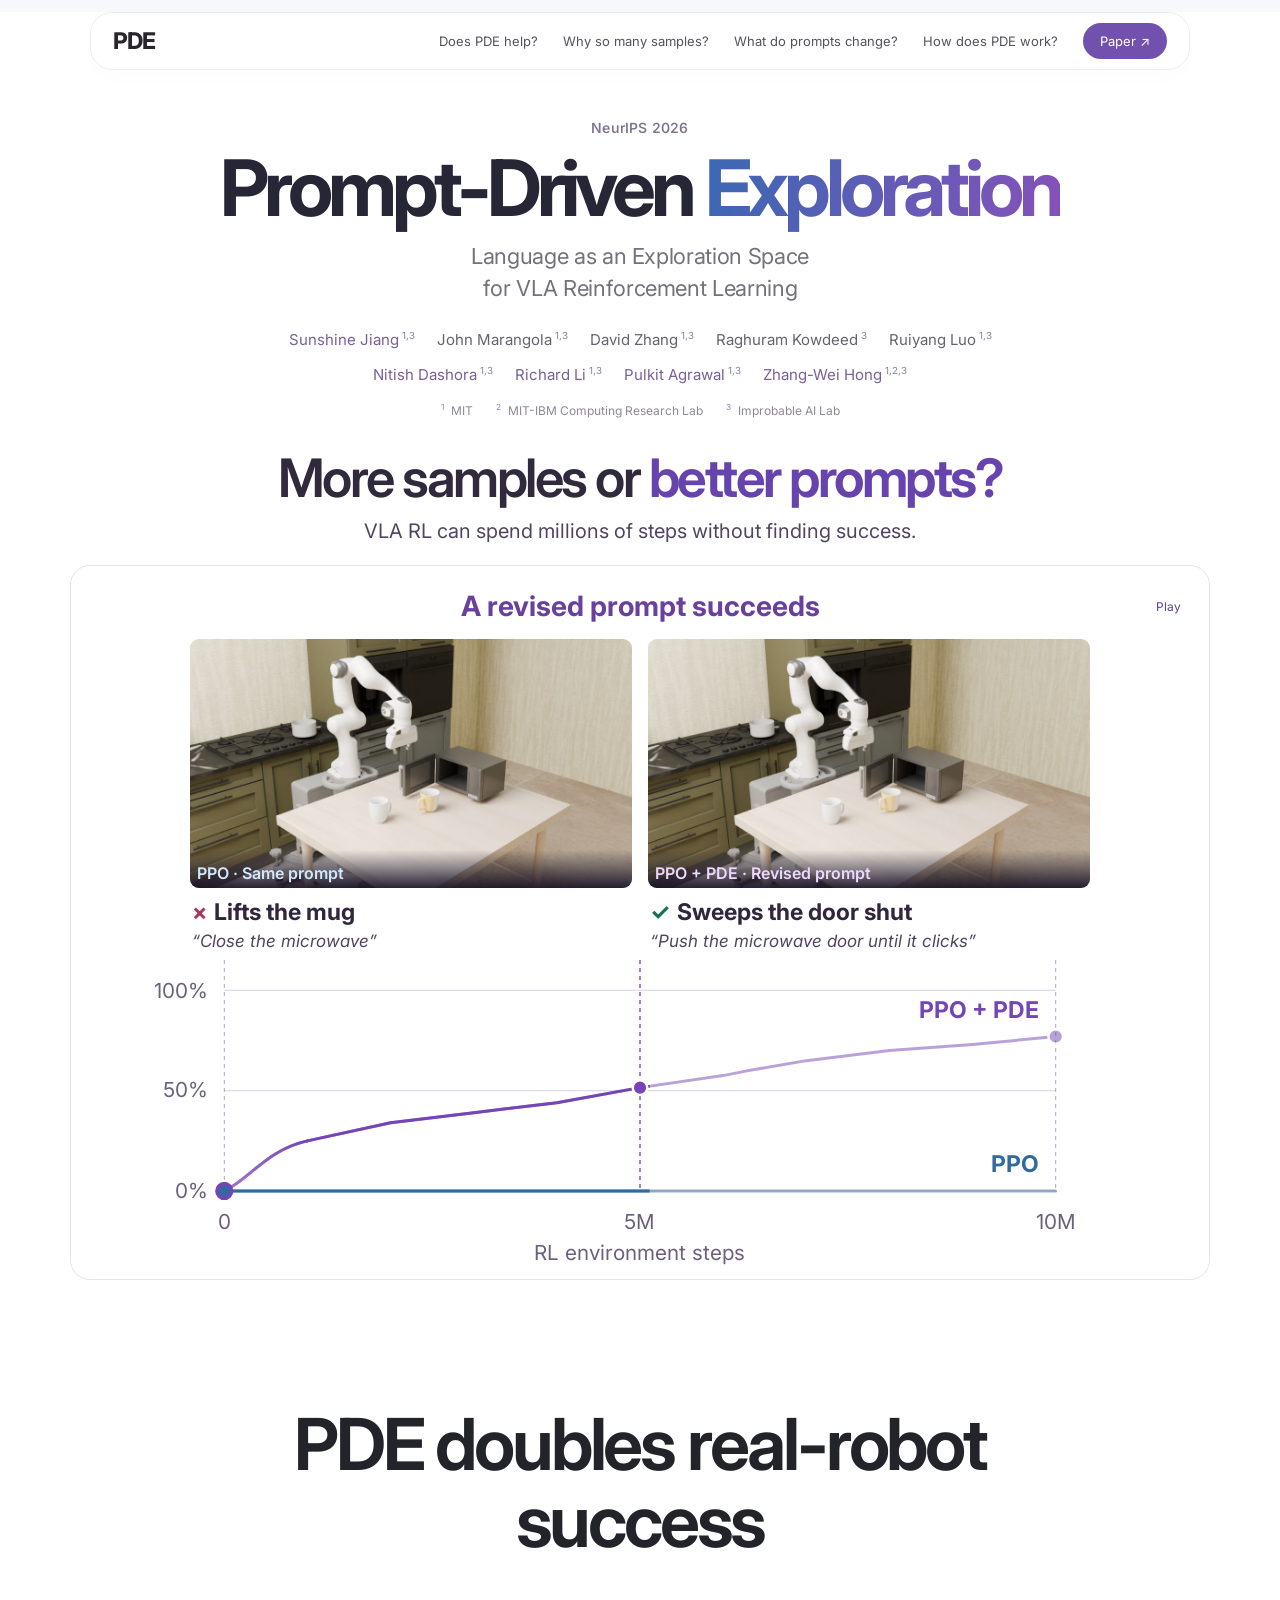
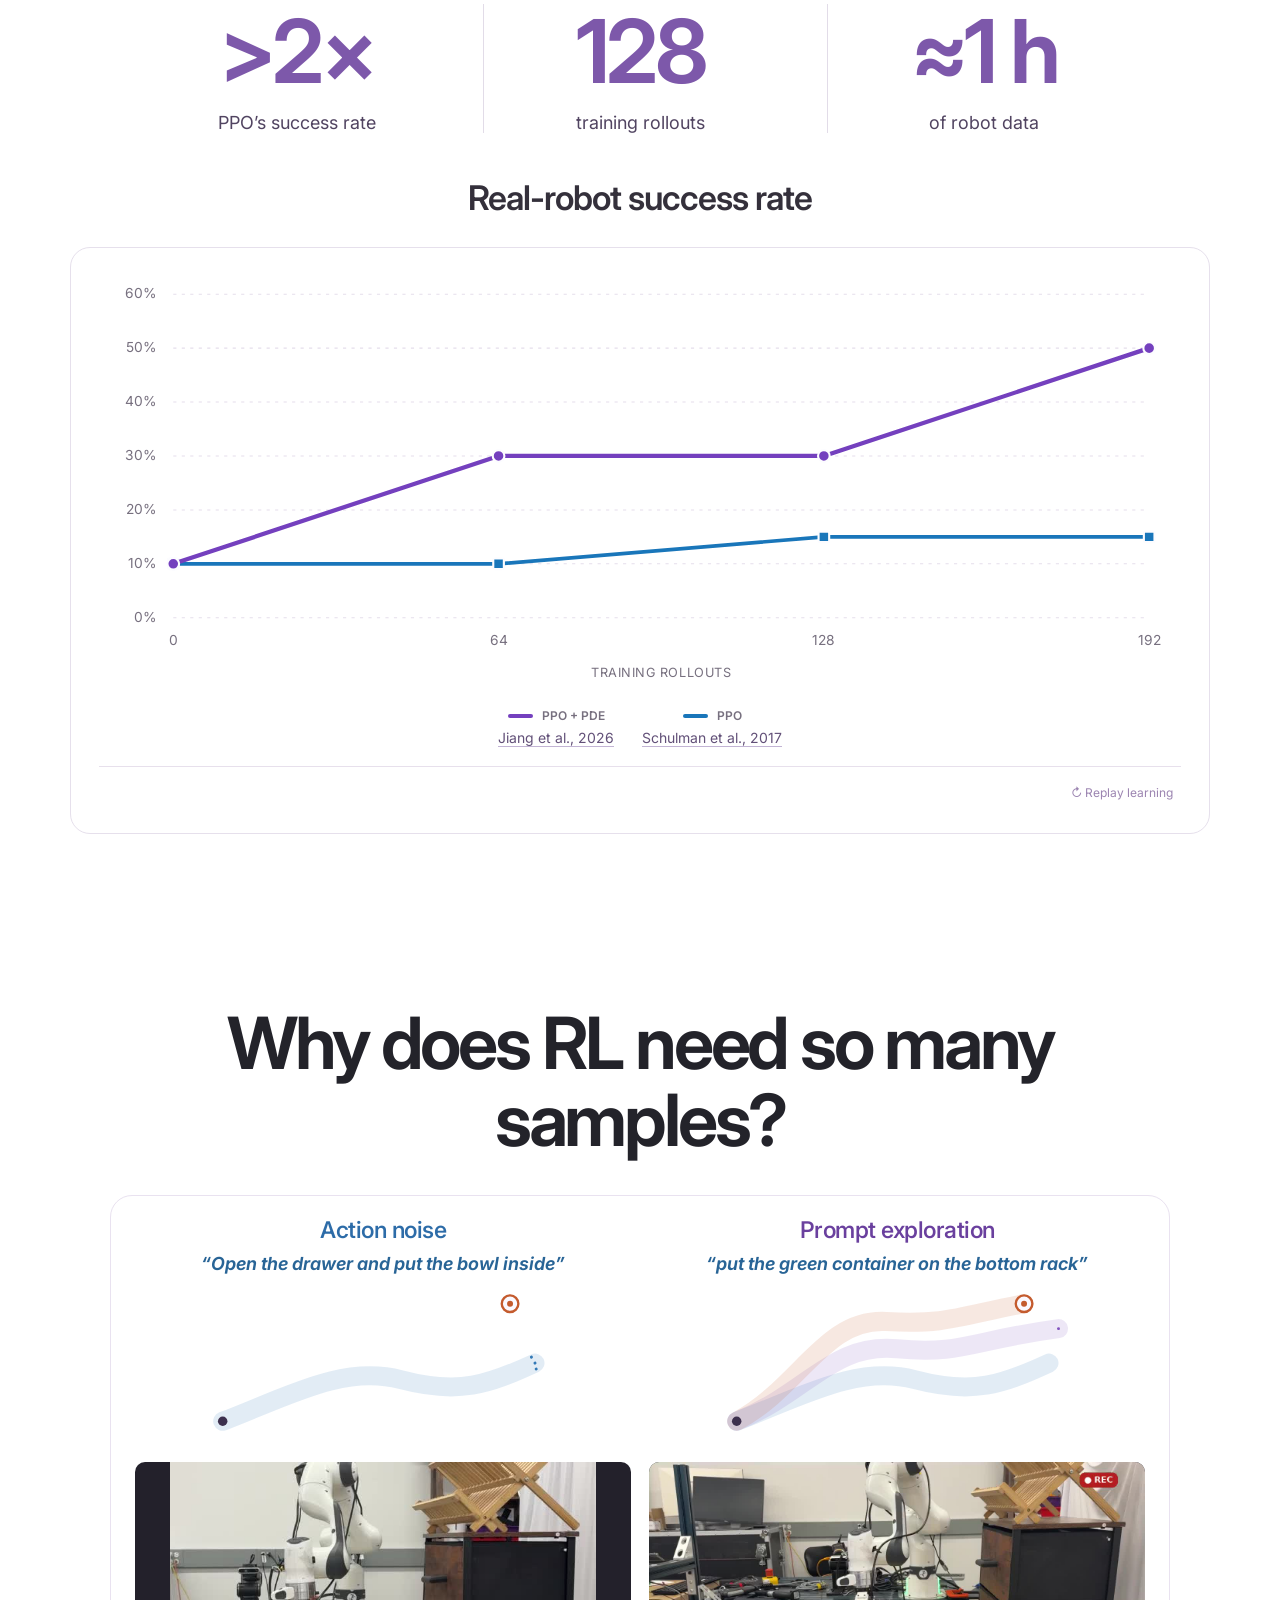
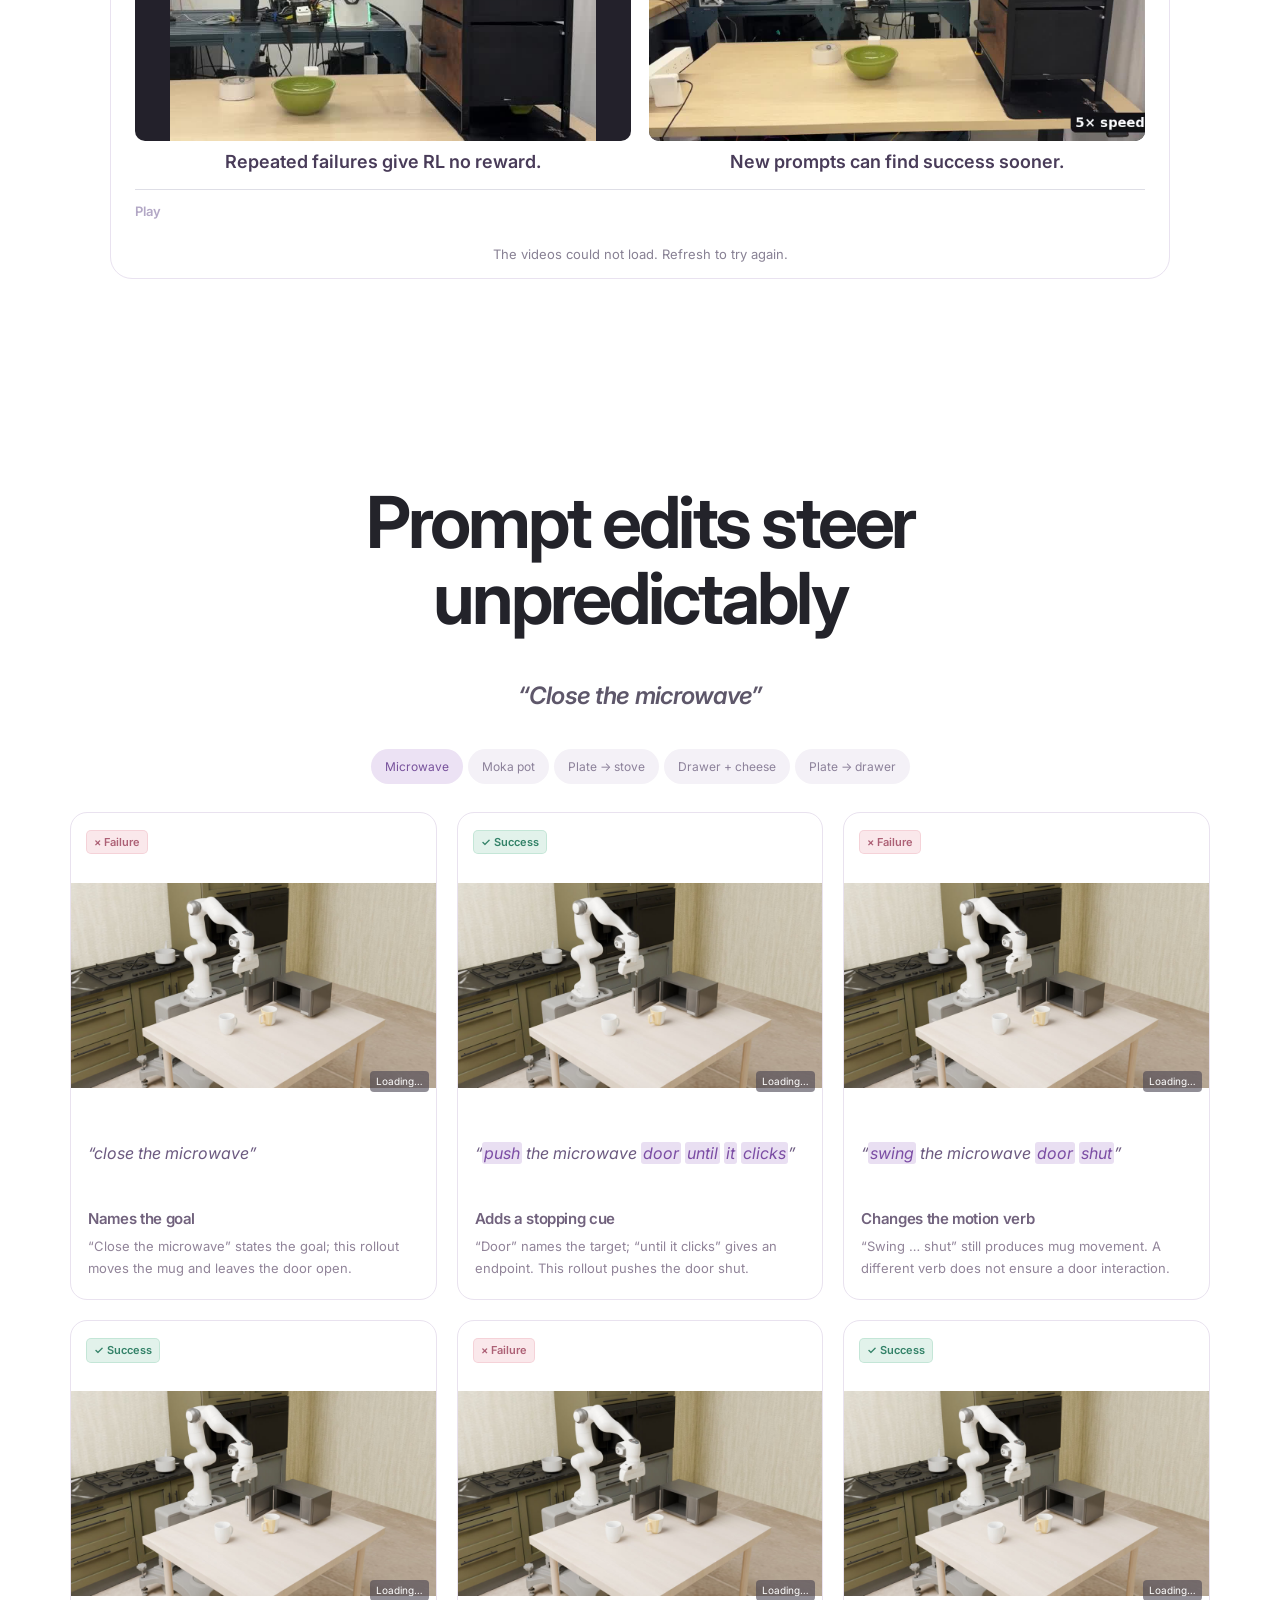
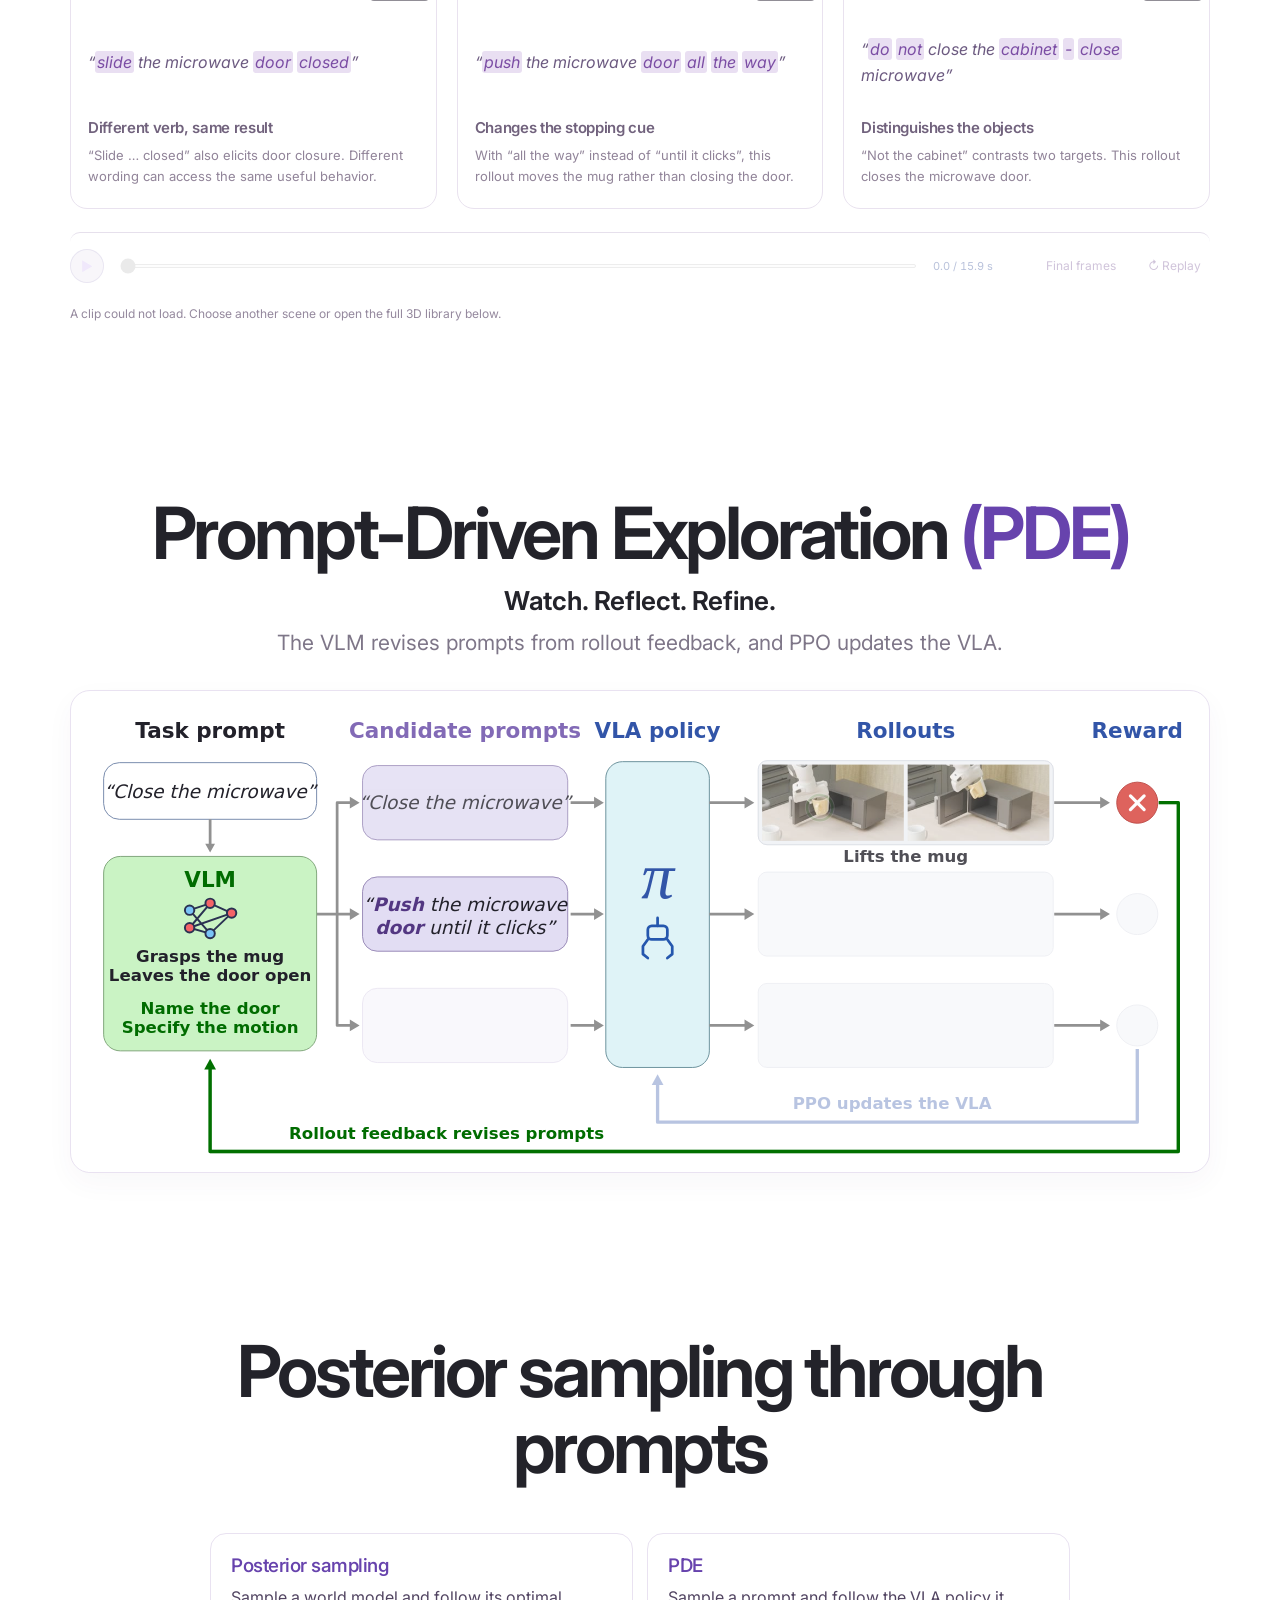
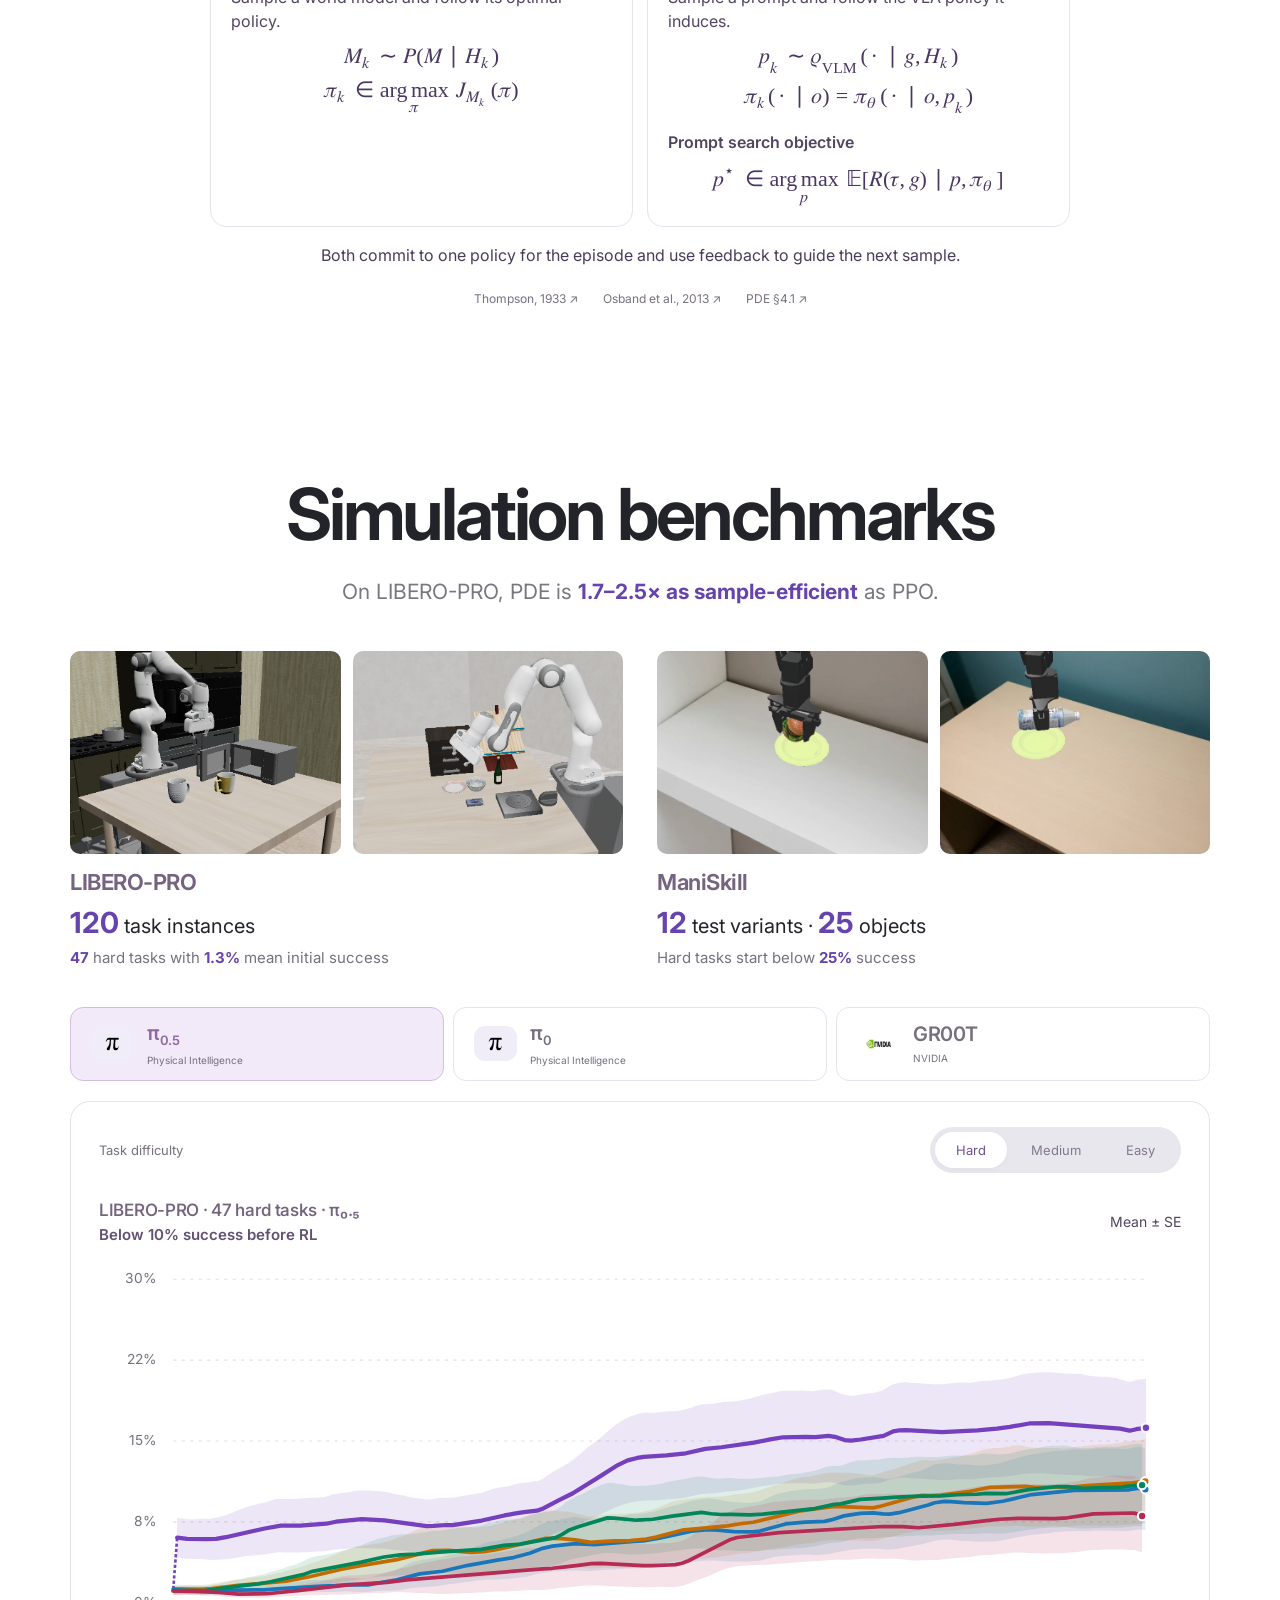
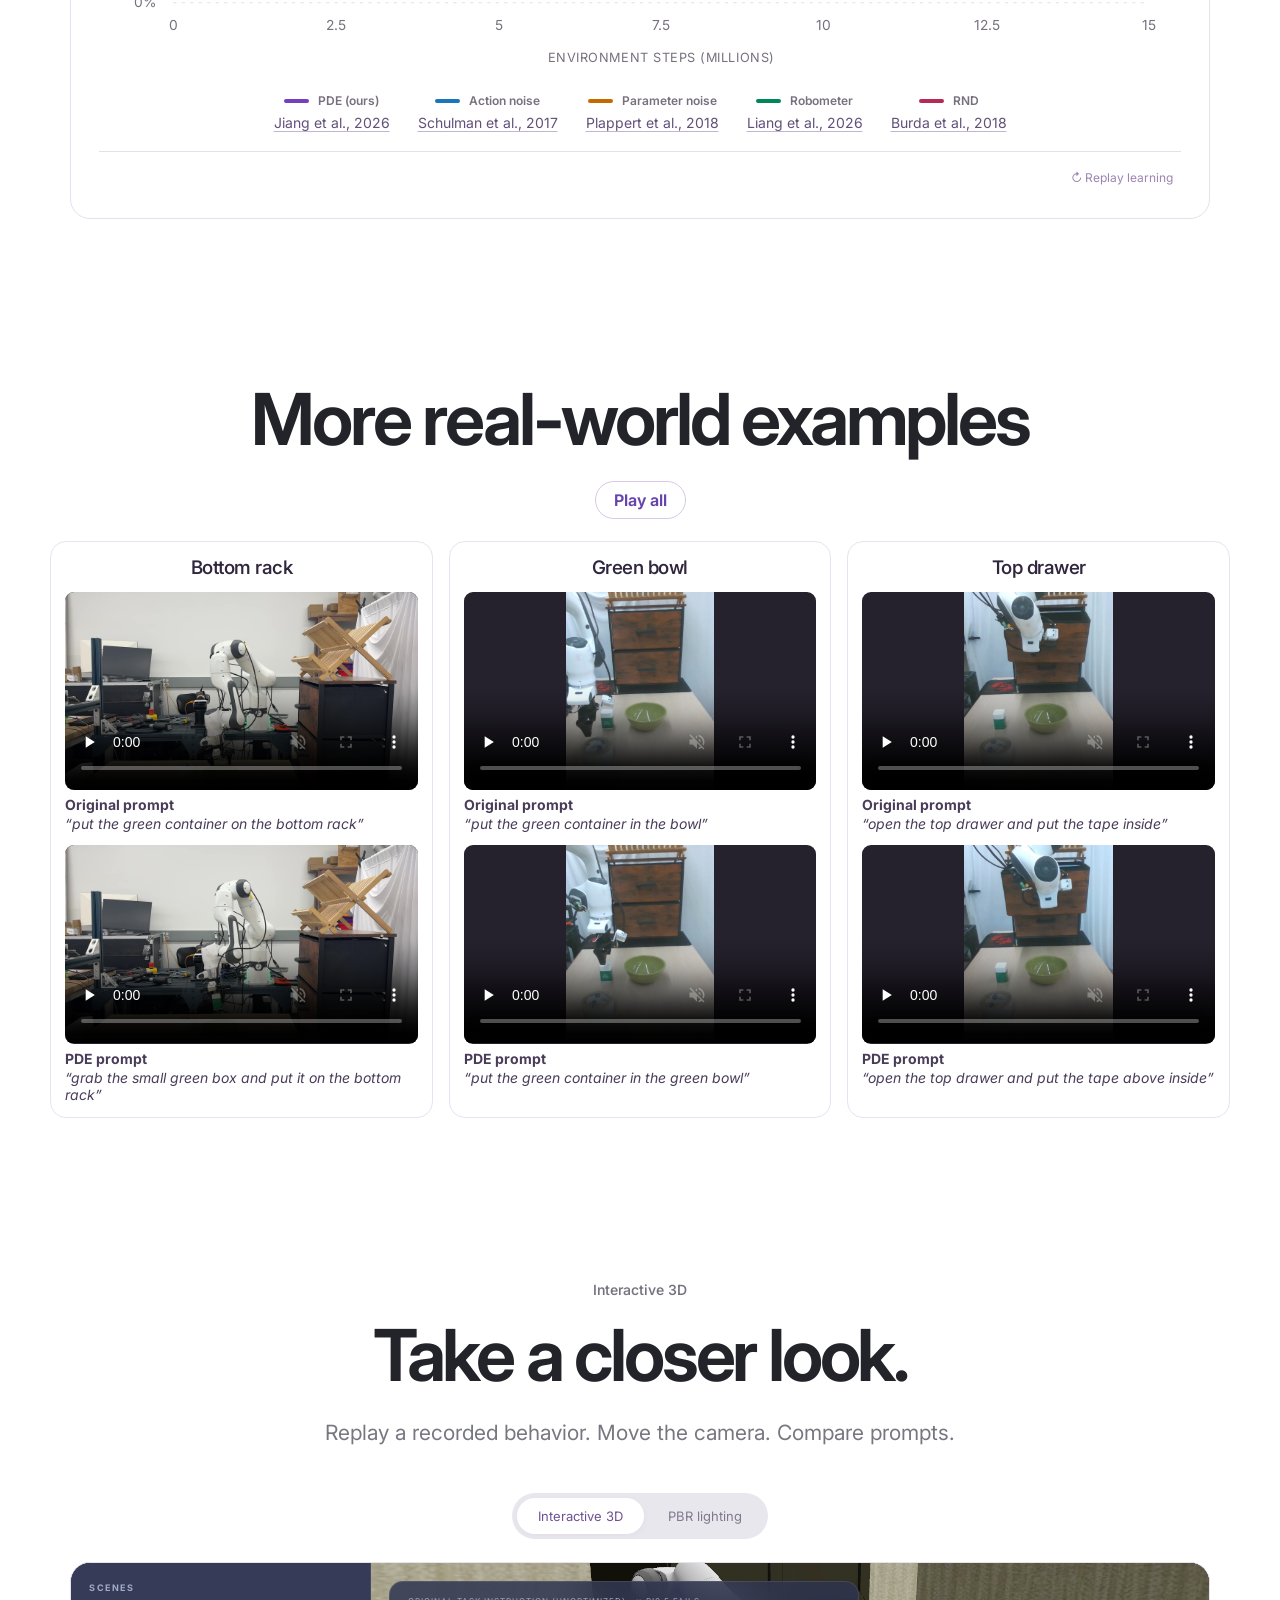
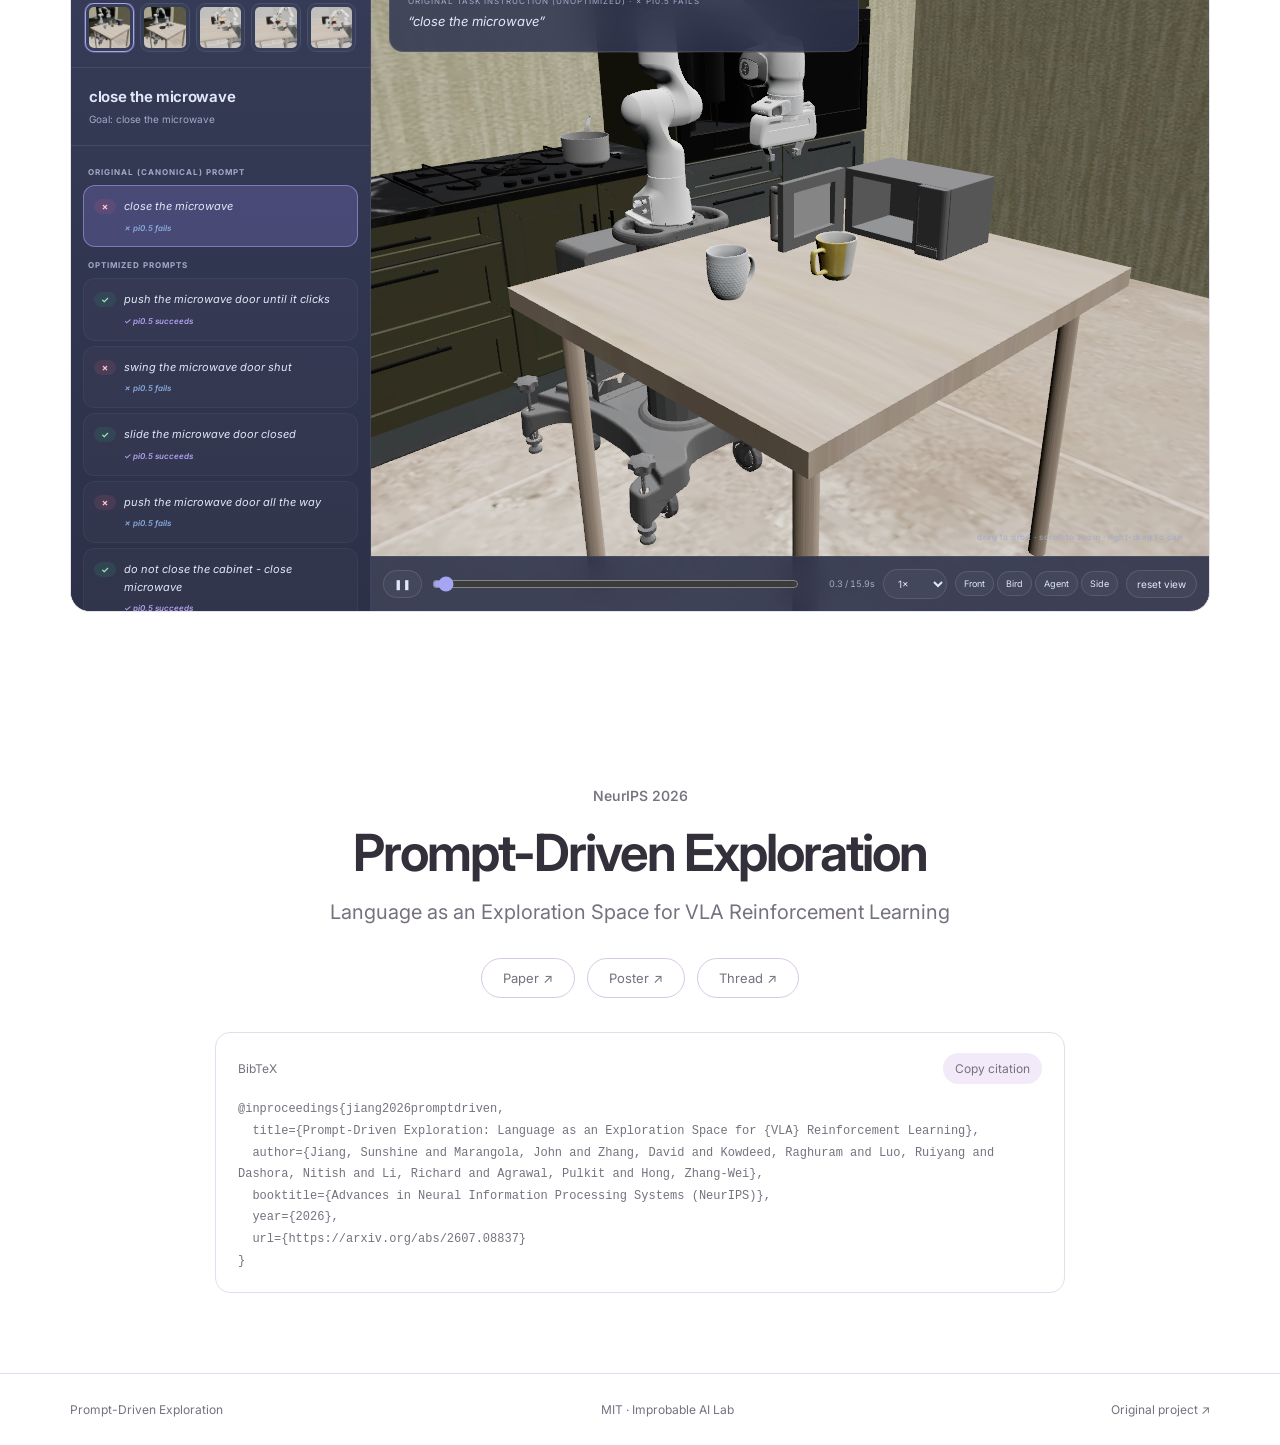
<file: prompt-rl/index.html>
<!doctype html><html lang="en"><head><meta charset="utf-8"><meta name="viewport" content="width=device-width,initial-scale=1"><title>Prompt-Driven Exploration · Language is an exploration space</title><meta name="description" content="Explore how language unlocks better robot behavior. Interactive 3D rollouts, synchronized real-world demonstrations, and results from Prompt-Driven Exploration."><link rel="stylesheet" href="site.css?v=20261108-video-curves1"><link rel="stylesheet" href="explorer/explorer.css"><link rel="stylesheet" href="explorer/exploration-contrast.css?v=20261108-video-curves1"><script type="importmap">{"imports":{"three":"./vendor/build/three.module.js","three/addons/":"./vendor/examples/jsm/"}}</script><link rel="stylesheet" href="explorer/editorial.css?v=benchmark-scope1"><link rel="stylesheet" href="explorer/learning-hero.css?v=visible-curves2"></head><body class="pde-editorial"><a class="skip" href="#explore">Skip to demos</a><nav class="nav" aria-label="Main navigation"><a class="wordmark" href="#top">PDE</a><div class="nav-sections"><a href="#results">Does PDE help?</a><a href="#real">Why so many samples?</a><a href="#explore">What do prompts change?</a><a href="#method">How does PDE work?</a></div><a class="nav-paper" href="https://arxiv.org/abs/2607.08837" target="_blank" rel="noopener">Paper ↗</a></nav><header class="hero" id="top"><div class="hero-content"><span class="hero-project-label">NeurIPS 2026</span><h1>Prompt-Driven <span>Exploration</span></h1><p class="subtitle">Language as an Exploration Space<br>for VLA Reinforcement Learning</p><div class="authors" aria-label="Authors">
<div class="author-row">
<span class="author"><a href="https://xinyunsunshine.github.io">Sunshine Jiang</a><sup>1,3</sup></span>
<span class="author">John Marangola<sup>1,3</sup></span>
<span class="author">David Zhang<sup>1,3</sup></span>
<span class="author">Raghuram Kowdeed<sup>3</sup></span>
<span class="author">Ruiyang Luo<sup>1,3</sup></span>
</div><div class="author-row">
<span class="author"><a href="https://www.nitishdashora.com/">Nitish Dashora</a><sup>1,3</sup></span>
<span class="author"><a href="https://richardrl.github.io/">Richard Li</a><sup>1,3</sup></span>
<span class="author"><a href="https://people.csail.mit.edu/pulkitag/">Pulkit Agrawal</a><sup>1,3</sup></span>
<span class="author"><a href="https://williamd4112.github.io/">Zhang-Wei Hong</a><sup>1,2,3</sup></span>
</div></div><div class="affiliations"><span><sup>1</sup> MIT</span><span><sup>2</sup> MIT-IBM Computing Research Lab</span><span><sup>3</sup> Improbable AI Lab</span></div><h2 class="hero-claim" id="learning-hero">More samples or <strong>better prompts?</strong></h2>
<p class="hero-claim-context" id="punchline">VLA RL can spend millions of steps without finding success.</p>
<figure class="efficiency-story" aria-labelledby="learning-hero">
  <div class="story-heading">
    <p class="story-cue" aria-live="polite"><strong id="story-step">Both methods start at 0%</strong></p>
    <button id="story-playback" type="button" hidden>Play</button>
  </div>
  <div class="story-rollouts">
    <div class="story-stage is-current" role="group" aria-label="Both methods start at 0%" data-plot-step="0">
      <div class="story-clip story-clip-ppo">
        <div class="story-media">
          <video src="assets/raytraced-pbr/microwave-mw_c0.mp4" poster="assets/raytraced-pbr/microwave-mw_c0.jpg" muted playsinline preload="none" aria-label="PPO rollout example"></video>
          <span class="story-clip-label">PPO</span>
        </div>
        <p class="story-clip-caption">
          <strong><span class="story-fail" role="img" aria-label="Failure">×</span> Lifts the mug</strong>
          <span>“Close the microwave”</span>
        </p>
      </div>
      <div class="story-clip story-clip-pde">
        <div class="story-media">
          <video src="assets/raytraced-pbr/microwave-mw_c0.mp4" poster="assets/raytraced-pbr/microwave-mw_c0.jpg" muted playsinline preload="none" aria-label="PPO + PDE rollout example"></video>
          <span class="story-clip-label">PPO + PDE</span>
        </div>
        <p class="story-clip-caption">
          <strong><span class="story-fail" role="img" aria-label="Failure">×</span> Lifts the mug</strong>
          <span>“Close the microwave”</span>
        </p>
      </div>
    </div>
    <div class="story-stage" role="group" aria-hidden="true" aria-label="PDE tries a different prompt" data-plot-step="0">
      <div class="story-clip story-clip-ppo">
        <div class="story-media">
          <video src="assets/raytraced-pbr/microwave-mw_c0.mp4" poster="assets/raytraced-pbr/microwave-mw_c0.jpg" muted playsinline preload="none" aria-label="PPO rollout example"></video>
          <span class="story-clip-label">PPO · Same prompt</span>
        </div>
        <p class="story-clip-caption">
          <strong><span class="story-fail" role="img" aria-label="Failure">×</span> Lifts the mug</strong>
          <span>“Close the microwave”</span>
        </p>
      </div>
      <div class="story-clip story-clip-pde">
        <div class="story-media">
          <video src="assets/raytraced-pbr/microwave-mw_p1.mp4" poster="assets/raytraced-pbr/microwave-mw_p1.jpg" muted playsinline preload="none" aria-label="PPO + PDE rollout example"></video>
          <span class="story-clip-label">PPO + PDE · Revised prompt</span>
        </div>
        <p class="story-clip-caption">
          <strong><span class="story-fail" role="img" aria-label="Failure">×</span> Turns the mug in its grip</strong>
          <span>“Swing the microwave door shut”</span>
        </p>
      </div>
    </div>
    <div class="story-stage" role="group" aria-hidden="true" aria-label="A revised prompt succeeds" data-plot-step="1">
      <div class="story-clip story-clip-ppo">
        <div class="story-media">
          <video src="assets/raytraced-pbr/microwave-mw_c0.mp4" poster="assets/raytraced-pbr/microwave-mw_c0.jpg" muted playsinline preload="none" aria-label="PPO rollout example"></video>
          <span class="story-clip-label">PPO · Same prompt</span>
        </div>
        <p class="story-clip-caption">
          <strong><span class="story-fail" role="img" aria-label="Failure">×</span> Lifts the mug</strong>
          <span>“Close the microwave”</span>
        </p>
      </div>
      <div class="story-clip story-clip-pde">
        <div class="story-media">
          <video src="assets/raytraced-pbr/microwave-mw_p0.mp4" poster="assets/raytraced-pbr/microwave-mw_p0.jpg" muted playsinline preload="none" aria-label="PPO + PDE rollout example"></video>
          <span class="story-clip-label">PPO + PDE · Revised prompt</span>
        </div>
        <p class="story-clip-caption">
          <strong><span class="story-win" role="img" aria-label="Success">✓</span> Sweeps the door shut</strong>
          <span>“Push the microwave door until it clicks”</span>
        </p>
      </div>
    </div>
    <div class="story-stage" role="group" aria-hidden="true" aria-label="Same training budget. Higher success with PDE." data-plot-step="2">
      <div class="story-clip story-clip-ppo">
        <div class="story-media">
          <video src="assets/raytraced-pbr/microwave-mw_c0.mp4" poster="assets/raytraced-pbr/microwave-mw_c0.jpg" muted playsinline preload="none" aria-label="PPO rollout example"></video>
          <span class="story-clip-label">PPO · Same prompt</span>
        </div>
        <p class="story-clip-caption">
          <strong><span class="story-fail" role="img" aria-label="Failure">×</span> Lifts the mug</strong>
          <span>“Close the microwave”</span>
        </p>
      </div>
      <div class="story-clip story-clip-pde">
        <div class="story-media">
          <video src="assets/raytraced-pbr/microwave-mw_p2.mp4" poster="assets/raytraced-pbr/microwave-mw_p2.jpg" muted playsinline preload="none" aria-label="PPO + PDE rollout example"></video>
          <span class="story-clip-label">PPO + PDE · Revised prompt</span>
        </div>
        <p class="story-clip-caption">
          <strong><span class="story-win" role="img" aria-label="Success">✓</span> Closes the microwave door</strong>
          <span>“Slide the microwave door closed”</span>
        </p>
      </div>
    </div>
  </div>
  <svg class="story-chart" viewBox="0 0 900 252" role="img" aria-labelledby="story-chart-title story-chart-desc">
    <title id="story-chart-title">Success rate over the first 10 million environment steps</title>
    <desc id="story-chart-desc">Both methods start at zero with the original prompt. A lighter segment connects the shared start to the first plotted PDE value as a visual guide. The solid traces show approximate rates from Figure 3. PPO + PDE reaches about 52 percent at 5 million steps and 77 percent at 10 million. PPO stays near zero. The videos are selected fixed-policy rollout examples.</desc>
    <g class="story-grid">
      <path d="M108 25H792 M108 107.5H792 M108 190H792"/>
      <path class="story-target is-current" data-x="108" d="M108 0V190"/>
      <path class="story-target" data-x="450" d="M450 0V190"/>
      <path class="story-target" data-x="792" d="M792 0V190"/>
    </g>
    <g class="story-axis">
      <text x="95" y="31" text-anchor="end">100%</text>
      <text x="95" y="113" text-anchor="end">50%</text>
      <text x="95" y="196" text-anchor="end">0%</text>
      <text x="108" y="221" text-anchor="middle">0</text>
      <text x="450" y="221" text-anchor="middle">5M</text>
      <text x="792" y="221" text-anchor="middle">10M</text>
      <text x="450" y="247" text-anchor="middle">RL environment steps</text>
    </g>
    <defs>
      <clipPath id="story-curve-clip"><rect id="story-curve-reveal" x="0" y="0" width="900" height="252"/></clipPath>
      <linearGradient id="story-lead-gradient" gradientUnits="userSpaceOnUse" x1="108" x2="176.4" y1="190" y2="190">
        <stop stop-color="#a07acb"/>
        <stop offset="1" stop-color="#7545b7"/>
      </linearGradient>
      <g id="story-curve-shapes">
        <path class="story-trace story-trace-ppo" d="M108 190H792"/>
        <path class="story-trace" stroke="url(#story-lead-gradient)" d="M108 190 C129 180 143 156.1 176.4 148.8"><title>Illustrative connection to the shared start</title></path>
        <path class="story-trace story-trace-pde" d="M176.4 148.8 L244.8 133.9 L313.2 125.6 L381.6 117.4 L450.0 105.0 L518.4 95.1 L538.9 91.0 L586.8 82.8 L655.2 74.5 L723.6 69.5 L792.0 63.0"/>
        <circle class="story-point-pde" cx="450" cy="105.0" r="6"/>
        <circle class="story-point-pde" cx="792" cy="62.9" r="6"/>
      </g>
    </defs>
    <use class="story-curve-preview" href="#story-curve-shapes"/>
    <g class="story-curve-progress" clip-path="url(#story-curve-clip)"><use href="#story-curve-shapes"/></g>
    <circle class="story-origin" cx="108" cy="190" r="6"><title>Both methods start at 0%</title></circle>
    <text class="story-series story-label-pde" x="778" y="48" text-anchor="end">PPO + PDE</text>
    <text class="story-series story-label-ppo" x="778" y="174" text-anchor="end">PPO</text>
  </svg>
</figure></div></header><main>
<section id="results" class="results"><div class="section-head" id="teaser"><h2>PDE doubles real-robot success</h2></div><div class="result-summary"><div><strong>&gt;2×</strong><span><a href="https://arxiv.org/html/2607.08837v4#S5.SS6" target="_blank" rel="noopener" title="Average across three real-world tasks in the paper">PPO’s success rate</a></span></div><div><strong>128</strong><span>training rollouts</span></div><div><strong>≈1 h</strong><span>of robot data</span></div></div><div class="real-learning" id="real-learning"><div class="result-subhead"><h3>Real-robot success rate</h3></div><div class="chart-card real-learning-card"><div class="chart-stage"><svg id="real-learning-chart" viewBox="0 0 1020 390" role="img" aria-labelledby="real-learning-title real-learning-desc"><title id="real-learning-title">Real-world learning curves</title><desc id="real-learning-desc">Across checkpoints at 0, 64, 128, and 192 training rollouts, PPO plus PDE reaches success rates of 10, 30, 30, and 50 percent. PPO reaches 10, 10, 15, and 15 percent.</desc></svg><div id="real-learning-tooltip" class="chart-tooltip" hidden></div></div><div id="real-learning-legend" class="chart-legend" role="group" aria-label="Toggle real-world learning methods"></div><div class="chart-footer"><button id="replay-real-learning" class="text-button">↻ Replay learning</button></div></div></div></section>
<section id="real" class="real"><div class="section-head" id="motivation"><h2>Why does RL need so many samples?</h2></div>
<div class="exploration-example">
  <div class="learning-hero">
<figure class="behavior-modes" aria-label="Animated adaptation of Figure 1(a). Action noise varies trajectories within one behavior mode. Changing prompts explores different modes, including one that reaches the goal.">
  <div>
    <h3>Action noise</h3>
    <p class="mode-prompt mode-blue">“Open the drawer and put the bowl inside”</p>
    <svg viewBox="0 0 320 148" aria-hidden="true">
      <path class="mode-band mode-blue" d="M25 124 C78 104 126 76 175 89 S249 93 288 75"/>
      <path class="mode-trace mode-blue" pathLength="100" d="M25 124 C77 102 127 75 175 89 S246 93 288 75"/>
      <path class="mode-trace mode-blue" pathLength="100" d="M25 124 C78 110 128 85 176 94 S249 97 289 80"/>
      <path class="mode-trace mode-blue" pathLength="100" d="M25 124 C81 98 124 70 175 84 S246 87 285 70"/>
      <circle class="mode-start" cx="25" cy="124" r="4"/>
      <circle class="mode-goal" cx="267" cy="25" r="7"/>
      <circle class="mode-goal-dot" cx="267" cy="25" r="2.5"/>
    </svg>
  </div>
  <div>
    <h3>Prompt exploration</h3>
    <p class="mode-prompt mode-blue" aria-live="polite">“put the green container on the bottom rack”</p>
    <svg viewBox="0 0 320 148" aria-hidden="true">
      <g>
        <path class="mode-band mode-blue" d="M25 124 C78 104 126 76 175 89 S249 93 288 75"/>
        <path class="mode-trace mode-blue" pathLength="100" d="M25 124 C78 104 126 76 175 89 S249 93 288 75"/>
      </g>
      <g>
        <path class="mode-band mode-purple" d="M25 124 C85 100 105 58 160 63 S222 56 296 46"/>
        <path class="mode-trace mode-purple" pathLength="100" d="M25 124 C85 100 105 58 160 63 S222 56 296 46"/>
      </g>
      <g>
        <path class="mode-band mode-orange" d="M25 124 C79 95 99 37 151 40 S214 35 267 25"/>
        <path class="mode-trace mode-orange" pathLength="100" d="M25 124 C79 95 99 37 151 40 S214 35 267 25"/>
      </g>
      <circle class="mode-start" cx="25" cy="124" r="4"/>
      <circle class="mode-goal" cx="267" cy="25" r="7"/>
      <circle class="mode-goal-dot" cx="267" cy="25" r="2.5"/>
    </svg>
  </div>
</figure>
    <div id="idea" class="noise-feature">
      <div id="exploration-contrast" class="exploration-contrast"></div>
    </div>
  </div>
</div>
</section>
<section id="explore" class="explore"><div class="section-head"><h2>Prompt edits steer unpredictably</h2></div><div id="behavior-demo" class="policy-lab" aria-label="Explore multiple prompt-conditioned robot behaviors"><p class="swarm-loading">Loading the recorded prompt responses…</p></div></section><section id="method" class="method paper-method"><div class="section-head" id="loop"><h2>Prompt-Driven Exploration <span class="method-acronym">(PDE)</span></h2><p class="method-tagline">Watch. Reflect. Refine.</p><p>The VLM revises prompts from rollout feedback, and PPO updates the VLA.</p></div><figure class="paper-method-figure"><img id="paper-method-animation" src="assets/method/pde-pipeline.svg?v=reflective-edits1" width="1130" height="478" alt="The VLM sees that the robot lifts the mug and revises the prompt to specify the door. The VLA tries the new prompts, and PPO updates the policy from rollout experience." loading="lazy"></figure></section><section id="theory" class="theory-section clear-theory" aria-labelledby="posterior-heading">
  <div id="posterior">
    <div class="section-head" id="psrl">
      <h2 id="posterior-heading">Posterior sampling through prompts</h2>
    </div>
    <div class="posterior-comparison">
      <article>
        <h3>Posterior sampling</h3>
        <p>Sample a world model and follow its optimal policy.</p>
        <math display="block" aria-label="M k is sampled from the posterior over world models given history H k">
          <msub><mi>M</mi><mi>k</mi></msub><mo>∼</mo><mi>P</mi><mo>(</mo><mi>M</mi><mo>∣</mo><msub><mi>H</mi><mi>k</mi></msub><mo>)</mo>
        </math>
        <math display="block" aria-label="Policy pi k maximizes expected return J under the sampled model">
          <msub><mi>π</mi><mi>k</mi></msub><mo>∈</mo><munder><mrow><mi>arg</mi><mspace width="0.16em"/><mi>max</mi></mrow><mi>π</mi></munder><mspace width="0.32em"/><msub><mi>J</mi><msub><mi>M</mi><mi>k</mi></msub></msub><mo stretchy="false">(</mo><mi>π</mi><mo stretchy="false">)</mo>
        </math>
      </article>
      <article>
        <h3>PDE</h3>
        <p>Sample a prompt and follow the VLA policy it induces.</p>
        <math display="block" aria-label="Prompt p k is sampled from the VLM distribution given goal g and history H k">
          <msub><mi>p</mi><mi>k</mi></msub><mo>∼</mo><msub><mi>ρ</mi><mtext>VLM</mtext></msub><mo>(</mo><mo>·</mo><mo>∣</mo><mi>g</mi><mo>,</mo><msub><mi>H</mi><mi>k</mi></msub><mo>)</mo>
        </math>
        <math display="block" aria-label="Policy pi k given observation o is the VLA policy with weights theta conditioned on o and prompt p k">
          <msub><mi>π</mi><mi>k</mi></msub><mo>(</mo><mo>·</mo><mo>∣</mo><mi>o</mi><mo>)</mo><mo>=</mo><msub><mi>π</mi><mi>θ</mi></msub><mo>(</mo><mo>·</mo><mo>∣</mo><mi>o</mi><mo>,</mo><msub><mi>p</mi><mi>k</mi></msub><mo>)</mo>
        </math>
        <p class="posterior-objective">Prompt search objective</p>
        <math display="block" aria-label="The optimal prompt maximizes expected task reward for the fixed VLA">
          <msup><mi>p</mi><mo>⋆</mo></msup><mo>∈</mo><munder><mrow><mi>arg</mi><mspace width="0.16em"/><mi>max</mi></mrow><mi>p</mi></munder>
          <mspace width="0.32em"/><mi>𝔼</mi><mo stretchy="false">[</mo><mi>R</mi><mo stretchy="false">(</mo><mi>τ</mi><mo>,</mo><mi>g</mi><mo stretchy="false">)</mo><mo>∣</mo><mi>p</mi><mo>,</mo><msub><mi>π</mi><mi>θ</mi></msub><mo stretchy="false">]</mo>
        </math>
      </article>
    </div>
    <p class="posterior-core">Both commit to one policy for the episode and use feedback to guide the next sample.</p>
    <div class="theory-foundations">
      <a href="https://doi.org/10.1093/biomet/25.3-4.285" target="_blank" rel="noopener">Thompson, 1933 ↗</a>
      <a href="https://arxiv.org/abs/1306.0940" target="_blank" rel="noopener">Osband et al., 2013 ↗</a>
      <a href="https://arxiv.org/html/2607.08837v4#S4.SS1" target="_blank" rel="noopener">PDE §4.1 ↗</a>
    </div>
  </div>
</section>
<section id="simulation" class="results">
<div class="section-head"><h2>Simulation benchmarks</h2><p>On LIBERO-PRO, PDE is <strong><a href="https://arxiv.org/html/2607.08837v4#A3.SS1" target="_blank" rel="noopener">1.7–2.5×</a> as sample-efficient</strong> as PPO.</p></div><div class="benchmark-grid" aria-label="Manipulation benchmarks">
<article class="benchmark-card"><div class="benchmark-art libero-art" aria-hidden="true"><img src="explorer/data/tasks/microwave/thumb.png" alt="" loading="lazy"><img src="explorer/data/tasks/goal_t3/thumb.png" alt="" loading="lazy"></div><div class="benchmark-copy"><h3><a href="https://arxiv.org/html/2607.08837v4#S5.SS3" target="_blank" rel="noopener">LIBERO-PRO</a></h3><p class="benchmark-scale"><strong id="libero-task-count">120</strong> task instances</p><p><strong id="libero-hard-count">47</strong> hard tasks with <strong id="libero-hard-start">1.3%</strong> mean initial success</p></div></article>
<article class="benchmark-card"><a class="benchmark-art maniskill-art" href="https://rlinf.readthedocs.io/en/latest/rst_source/examples/embodied/maniskill.html" target="_blank" rel="noopener" aria-label="ManiSkill task images · source: RLinf"><img src="assets/benchmarks/maniskill-burger.webp" alt="Robot placing a burger onto a plate" loading="lazy" width="640" height="480"><img src="assets/benchmarks/maniskill-bottle.webp" alt="Robot placing a bottle onto a plate" loading="lazy" width="640" height="480"></a><div class="benchmark-copy"><h3><a href="https://arxiv.org/html/2607.08837v4#S5.SS4" target="_blank" rel="noopener">ManiSkill</a></h3><p class="benchmark-scale"><strong>12</strong> test variants · <strong>25</strong> objects</p><p>Hard tasks start below <strong>25%</strong> success</p></div></article>
</div><div class="model-backbones"><div id="model-tabs" class="model-tabs" role="group" aria-label="Model backbone"><button class="model-card selected" data-model="pi05" aria-pressed="true"><span class="model-icon pi-icon"><img src="assets/models/pi.png" alt="" width="48" height="48"></span><span><b>π<sub>0.5</sub></b><small>Physical Intelligence</small></span></button><button class="model-card" data-model="pi0" aria-pressed="false"><span class="model-icon pi-icon"><img src="assets/models/pi.png" alt="" width="48" height="48"></span><span><b>π<sub>0</sub></b><small>Physical Intelligence</small></span></button><button class="model-card" data-model="groot" aria-pressed="false"><span class="model-icon nvidia-icon"><img src="assets/models/nvidia.png" alt="" width="319" height="319"></span><span><b>GR00T</b><small>NVIDIA</small></span></button></div></div><div class="chart-card"><div class="chart-toolbar"><span class="chart-control-label">Task difficulty</span><div class="segmented" id="difficulty-tabs" role="group" aria-label="Task difficulty"><button class="selected" data-difficulty="0">Hard</button><button data-difficulty="1">Medium</button><button data-difficulty="2">Easy</button></div></div><div class="chart-heading"><div><h3 id="chart-title">LIBERO-PRO · 47 hard tasks · π₀.₅</h3><p id="chart-initial-success" class="chart-initial-success">Below 10% success before RL</p></div><span class="chart-uncertainty">Mean ± SE</span></div><div class="chart-stage"><svg id="learning-chart" viewBox="0 0 1020 390" role="img" aria-label="LIBERO-PRO mean success rate versus environment steps with standard-error bands from Figures 4 and 5."></svg><div id="chart-tooltip" class="chart-tooltip" hidden></div></div><div id="chart-legend" class="chart-legend" role="group" aria-label="Toggle plotted methods"></div><div class="chart-footer"><button id="replay-chart" class="text-button">↻ Replay learning</button></div></div>
</section>
<section id="real-examples" class="real-examples">
  <div class="section-head" id="before-after">
    <h2>More real-world examples</h2>
  </div>
  <button id="real-examples-play" type="button">Play all</button>
  <div class="real-example-grid">
    <article class="real-example-card">
      <h3>Bottom rack</h3>
      <figure>
        <video controls muted playsinline preload="none" poster="assets/enhanced-native/container_rack_fail.jpg" src="assets/enhanced-native/container_rack_fail.mp4" aria-label="Bottom rack · Original prompt"></video>
        <figcaption><strong>Original prompt</strong><em>“put the green container on the bottom rack”</em></figcaption>
      </figure>
      <figure>
        <video controls muted playsinline preload="none" poster="assets/enhanced-native/container_rack_success.jpg" src="assets/enhanced-native/container_rack_success.mp4" aria-label="Bottom rack · PDE prompt"></video>
        <figcaption><strong>PDE prompt</strong><em>“grab the small green box and put it on the bottom rack”</em></figcaption>
      </figure>
    </article>
    <article class="real-example-card">
      <h3>Green bowl</h3>
      <figure>
        <video controls muted playsinline preload="none" poster="assets/enhanced-native/greenbowl_FAIL_original.jpg" src="assets/enhanced-native/greenbowl_FAIL_original.mp4" aria-label="Green bowl · Original prompt"></video>
        <figcaption><strong>Original prompt</strong><em>“put the green container in the bowl”</em></figcaption>
      </figure>
      <figure>
        <video controls muted playsinline preload="none" poster="assets/enhanced-native/greenbowl_SUCCESS_ours.jpg" src="assets/enhanced-native/greenbowl_SUCCESS_ours.mp4" aria-label="Green bowl · PDE prompt"></video>
        <figcaption><strong>PDE prompt</strong><em>“put the green container in the green bowl”</em></figcaption>
      </figure>
    </article>
    <article class="real-example-card">
      <h3>Top drawer</h3>
      <figure>
        <video controls muted playsinline preload="none" poster="assets/enhanced-native/tape_FAIL_original.jpg" src="assets/enhanced-native/tape_FAIL_original.mp4" aria-label="Top drawer · Original prompt"></video>
        <figcaption><strong>Original prompt</strong><em>“open the top drawer and put the tape inside”</em></figcaption>
      </figure>
      <figure>
        <video controls muted playsinline preload="none" poster="assets/enhanced-native/tape_SUCCESS_ours.jpg" src="assets/enhanced-native/tape_SUCCESS_ours.mp4" aria-label="Top drawer · PDE prompt"></video>
        <figcaption><strong>PDE prompt</strong><em>“open the top drawer and put the tape above inside”</em></figcaption>
      </figure>
    </article>
  </div>
</section>
<section id="rollouts" class="rollout-section"><div class="section-head"><span class="eyebrow">Interactive 3D</span><h2>Take a closer look.</h2><p>Replay a recorded behavior. Move the camera. Compare prompts.</p></div><div class="rollout-library"><div class="renderer-toolbar"><div class="segmented" id="renderer-tabs" role="group" aria-label="Replay view"><button class="selected" data-renderer="interactive">Interactive 3D</button><button data-renderer="pbr">PBR lighting</button></div></div><div class="explore-caption"><span>π<sub>0.5</sub> · LIBERO-PRO</span></div><div id="viewer" class="lrv-root"></div></div></section>
<section id="paper" class="paper-section"><span class="eyebrow">NeurIPS 2026</span><h2>Prompt-Driven Exploration</h2><p class="paper-subtitle">Language as an Exploration Space for VLA Reinforcement Learning</p><div class="paper-links"><a href="https://arxiv.org/abs/2607.08837" target="_blank" rel="noopener">Paper ↗</a><a id="poster" href="https://xinyunsunshine.github.io/prompt-rl/assets/pde_poster.pdf" target="_blank" rel="noopener">Poster ↗</a><a href="https://x.com/xinyunsunshine/status/2075303317320962123" target="_blank" rel="noopener">Thread ↗</a></div><div class="citation"><div><span>BibTeX</span><button id="copy-citation">Copy citation</button></div><pre id="citation-text">@inproceedings{jiang2026promptdriven,
  title={Prompt-Driven Exploration: Language as an Exploration Space for {VLA} Reinforcement Learning},
  author={Jiang, Sunshine and Marangola, John and Zhang, David and Kowdeed, Raghuram and Luo, Ruiyang and Dashora, Nitish and Li, Richard and Agrawal, Pulkit and Hong, Zhang-Wei},
  booktitle={Advances in Neural Information Processing Systems (NeurIPS)},
  year={2026},
  url={https://arxiv.org/abs/2607.08837}
}</pre></div></section></main><footer><a href="#top">Prompt-Driven Exploration</a><span>MIT · Improbable AI Lab</span><a href="https://xinyunsunshine.github.io/prompt-rl/" target="_blank" rel="noopener">Original project ↗</a></footer><script type="module" src="app.js?v=short-transitions3"></script><script type="module" src="explorer/editorial.js?v=exploration-methods1"></script></body></html>
</file>
<file: prompt-rl/site.css>
@import url('https://fonts.googleapis.com/css2?family=Inter:wght@400;450;500;550;600;650;700;750&display=swap');
:root{font-family:Inter,system-ui,sans-serif;color:#242639;background:#f7f8fc;font-synthesis:none;--gold:#a290e8;--blue:#78a8e0;--muted:#7a809b}*{box-sizing:border-box}html{scroll-behavior:smooth;scroll-padding-top:90px}body{margin:0;-webkit-font-smoothing:antialiased}a{color:inherit;text-decoration:none}button,input,select{font:inherit}button,a{ -webkit-tap-highlight-color:transparent}button{cursor:pointer}button:focus-visible,a:focus-visible,input:focus-visible{outline:3px solid #b99645;outline-offset:5px}button{color:inherit}button:hover,a:hover{filter:brightness(.95)}.skip{position:absolute;top:-80px;background:#fff;padding:10px;z-index:100}.skip:focus{top:0}.nav{height:66px;padding:0 4%;display:flex;justify-content:space-between;align-items:center;position:sticky;top:0;z-index:30;border-bottom:1px solid #dce0d55c;background:#f8f9ffed;backdrop-filter:blur(20px)}.wordmark{font-weight:750;font-size:21px;letter-spacing:-1px}.wordmark span{letter-spacing:0;font-weight:450;font-size:11px;color:#7b8274;border-left:1px solid #d7dcd0;margin-left:17px;padding-left:17px}.nav>div{display:flex;gap:27px;align-items:center;font-size:12px;color:#6d7566}.nav .nav-paper{border:1px solid #e4e8f3;padding:9px 14px;border-radius:30px;color:#373f30}.hero{position:relative;overflow:hidden;text-align:center;background:radial-gradient(ellipse at 50% 30%,#fff 25%,#eef0fa 100%);padding:54px 24px 84px}.hero-content{max-width:800px;margin:auto;position:relative;z-index:1}.venue{display:inline-flex;align-items:center;gap:7px;font-size:10px;font-weight:600;letter-spacing:1.5px;text-transform:uppercase;border:1px solid #d9ddcd;padding:6px 12px;border-radius:30px;color:#7c8468}.venue i{background:#a4ae80;width:5px;height:5px;border-radius:50%}h1{font-size:clamp(48px,5.5vw,76px);line-height:1.03;letter-spacing:-4px;font-weight:650;margin:25px 0 20px}h1 span{color:#8f997f}.subtitle{font-size:19px;line-height:1.5;color:#757d6b;margin:0 0 26px}.mobile-break{display:none}.authors{max-width:760px;margin:auto;font-size:12px;line-height:2;color:#525a4a}.authors sup{font-size:8px;color:#969e8a;margin-right:3px}.authors a:hover{text-decoration:underline}.affiliations{font-size:10px;color:#858e78;margin-top:15px}.paper-links{display:flex;gap:9px;justify-content:center;margin:24px 0}.paper-links a{border:1px solid #e5e8f2;box-shadow:0 4px 12px #2d39220c;border-radius:25px;background:#ffffffbc;padding:10px 19px;font-size:12px;color:#525b46}.abstract{font-size:13px;line-height:1.85;color:#77806b;max-width:620px;margin:0 auto;background:#ffffffb0;padding:20px 24px;border:1px solid #fff;border-radius:18px;text-align:left;box-shadow:0 15px 35px #35432509}.abstract strong{color:#404a34;margin-right:10px}.abstract b{font-weight:500;color:#525e41}.hero-orbit{position:absolute;width:155px;color:#849178;top:180px;opacity:.8}.hero-orbit svg{width:140px;fill:#edf0e7;stroke:currentColor;stroke-width:8;stroke-linejoin:round;stroke-linecap:round;filter:drop-shadow(0 12px 10px #596c3822)}.hero-orbit circle{fill:#c7d0ba;stroke-width:3}.hero-orbit rect{fill:#a9bb8d;stroke:#738960;stroke-width:2}.hero-orbit span{display:block;font-size:10px;letter-spacing:.2px;transform:rotate(-8deg);background:#fff9;border:1px solid #dde3f2;padding:9px;border-radius:10px;margin-bottom:15px}.orbit-one{left:5%;transform:rotate(-12deg)}.orbit-two{right:5%;transform:rotate(12deg);top:260px}.orbit-two span{transform:rotate(6deg)}section{padding:86px max(5%,calc((100% - 1160px)/2));}.section-head{max-width:770px;margin-bottom:34px}.eyebrow{display:block;font-size:10px;letter-spacing:1.8px;font-weight:550;color:#909d7b;margin-bottom:18px}h2{font-size:clamp(30px,3.3vw,44px);font-weight:600;letter-spacing:-1.9px;line-height:1.13;margin:0 0 18px}.section-head p{font-size:15px;line-height:1.8;color:#7e8872;margin:0;max-width:730px}h3{font-weight:550;letter-spacing:-.5px}.dark{background:#25293d;color:#f0f2ff}.dark .section-head p{color:#acb6d4}.dark .eyebrow{color:#bab9ed}.explore{background:linear-gradient(#eef0fa,#25293d 90px);padding-top:120px}.explore-caption{display:flex;align-items:center;gap:8px;font-size:11px;color:#b6c1e1;margin:0 0 15px}.live-dot{height:5px;width:5px;border-radius:50%;background:#a095eb;box-shadow:0 0 12px #a095eb88}.right-note{margin-left:auto;font-size:10px;color:#8997bc}.below-stage{display:flex;gap:32px;margin-top:20px;font-size:10px;color:#a2afd2}.fine-print{color:#8b967c;font-size:10px;line-height:1.8;margin:20px 0 0}.real{background:#f7f8fd}.toolbar{display:flex;align-items:center;justify-content:space-between;margin:30px 0 20px}.segmented{display:flex;align-items:center;background:#e7eaf6;border:1px solid #dbe0f0;border-radius:40px;padding:4px;gap:3px;width:max-content;max-width:100%}.segmented button{border:0;background:transparent;border-radius:30px;padding:10px 19px;font-size:12px;white-space:nowrap;transition:background .2s,box-shadow .2s,color .2s;color:#8a92b0}.segmented button.selected{background:#fff;color:#455a99;box-shadow:0 3px 8px #3f4d2320}.small-note{font-size:10px;color:#929d85}.comparison{display:grid;grid-template-columns:1fr 1fr;gap:18px}.video-card{background:#eceef8;border:1px solid #dde1f0;border-radius:20px;overflow:hidden;min-width:0}.video-label{display:flex;justify-content:space-between;padding:15px 18px;font-size:11px;font-weight:550;color:#5f89c4;background:#e9f0fb}.video-label>span:first-child{display:flex;align-items:center;gap:7px}.video-label i{width:5px;height:5px;border-radius:50%;background:currentColor}.video-label>span:last-child{font-size:10px;font-weight:450}.optimized .video-label{background:#ece7fa;color:#8771c8}.video-card video{width:100%;aspect-ratio:16/10;object-fit:contain;display:block;background:#e4e8f3}.video-card p{min-height:75px;font-size:12px;line-height:1.65;padding:16px 22px;margin:0;color:#697ba5}.original p{color:#728db8}.playback{display:flex;align-items:center;gap:17px;padding:19px 2px;font-size:11px;color:#8392b7}.playback input{flex:1;min-width:30px;accent-color:#8c8ce4;height:3px}.play-button{border:1px solid #d4dcf1;background:#e8eaf9;border-radius:50%;width:37px;height:37px;font-size:12px;color:#6c7cbd}.text-button{border:0;background:none;font-size:12px;color:#7c87b5;padding:8px}.speed{padding:2px}.speed button{padding:6px 10px;font-size:10px}.comparison-note{display:flex;gap:30px;margin-top:5px;border-top:1px solid #dde2f1;padding-top:24px;font-size:12px;line-height:1.8;color:#8795b8}.comparison-note b{color:#6277b3;white-space:nowrap;font-weight:550}.results{background:#eef0fa}.chart-card{border:1px solid #d6def3;background:#fafbff;border-radius:24px;box-shadow:0 25px 55px #42582907;padding:25px 30px}.chart-toolbar{display:flex;justify-content:space-between;margin-bottom:27px}.chart-toolbar .segmented button{padding:8px 19px}.chart-heading{display:flex;justify-content:space-between;align-items:center;margin:0 15px 10px}.chart-heading h3{font-size:16px;margin:0;color:#6476ae}.chart-heading span{font-size:10px;color:#96a0c1}.chart-stage{position:relative}.chart-stage svg{display:block;width:100%;height:auto;overflow:visible;touch-action:pan-y}.chart-stage .tick{font-size:12px;fill:#93a0c2}.chart-stage .axis-label{font-size:11px;fill:#8798c3;letter-spacing:.5px}.chart-stage .grid-line{stroke:#dde3f2;stroke-dasharray:3 5}.chart-line{fill:none;stroke-width:3;stroke-linecap:round;stroke-linejoin:round;transition:opacity .2s}.chart-line.animate{stroke-dasharray:2000;stroke-dashoffset:2000;animation:draw 2.4s ease forwards}@keyframes draw{to{stroke-dashoffset:0}}.chart-legend{display:flex;gap:15px;flex-wrap:wrap;justify-content:center;margin-top:12px}.legend-button{font-size:10px;display:flex;align-items:center;gap:7px;border:0;background:none;padding:7px 3px;color:#7386b3}.legend-button i{width:17px;height:3px;background:var(--c);border-radius:5px}.legend-button[aria-pressed=false]{opacity:.35}.chart-footer{display:flex;justify-content:space-between;align-items:center;border-top:1px solid #e2e5f3;margin-top:15px;padding-top:10px;color:#9aa5c9;font-size:9px}.chart-tooltip{position:absolute;pointer-events:none;background:#fffffff5;border:1px solid #d9dff2;border-radius:14px;box-shadow:0 10px 30px #394b2520;padding:12px 15px;font-size:10px;z-index:2;min-width:160px;line-height:1.8;color:#7b88b5}.chart-tooltip strong{font-size:11px;color:#6075ad}.chart-tooltip div{display:flex;justify-content:space-between;gap:20px}.original-figure{border-bottom:1px solid #d3dbf0;padding:18px 0;color:#8999bf;font-size:11px}.original-figure summary{cursor:pointer;list-style:none;display:flex;justify-content:space-between}.original-figure img{width:100%;margin-top:24px;border-radius:12px}.real-curve{display:grid;grid-template-columns:1fr 1.3fr;gap:60px;align-items:center;margin-top:65px}.real-curve h3{font-size:29px;color:#6676b2;margin:0 0 16px}.real-curve p{color:#8d99be;font-size:13px;line-height:1.8}.real-curve video{width:100%;border-radius:18px;background:white;border:1px solid #d9dff1}.method .section-head{max-width:800px}.method-top{display:flex;align-items:center;justify-content:space-between;gap:20px}.dark .segmented{background:#ffffff08;border-color:#ffffff1c}.dark .segmented button{color:#abb6d5;padding:9px 14px;font-size:11px}.dark .segmented button.selected{background:#6269a5;color:#eaeaff;box-shadow:0 2px 6px #0002}.ghost-button{padding:10px 16px;border:1px solid #747ea9;background:#ffffff08;border-radius:30px;font-size:11px;color:#bcc4e7;white-space:nowrap}.pipeline{margin-top:20px;background:radial-gradient(ellipse at top,#3d4261,#2d324b);border:1px solid #ffffff14;border-radius:24px;padding:25px 30px 0}.pipeline svg{display:block;width:100%;height:auto;overflow:visible}.loop-boundary{stroke:#6c78aa;stroke-dasharray:4 7;fill:none;stroke-width:1}.loop-text{font-size:9px;letter-spacing:1.6px;fill:#99a4d0}.connection{fill:none;stroke:#9299d9;stroke-width:1.5;marker-end:url(#arrow);color:#9299d9}.connection.outer{stroke:#aa91dd;stroke-dasharray:4 5}.edge-label{font-size:10px;fill:#9eaad6}.pipeline-node rect{fill:url(#node-fill);stroke:#707dac;stroke-width:1;transition:stroke .3s,fill .3s}.pipeline-node.active rect{fill:#4f5688;stroke:#b4a1f3;stroke-width:2}.node-title{font-size:23px;fill:#e2e7ff;font-weight:500;letter-spacing:-.5px}.node-kicker{font-size:9px;fill:#a9b8e1;letter-spacing:1.3px}.node-small{font-size:11px;fill:#a4b3d7}.pipeline #flow-dot{fill:#b49cf7}.step-description{border-top:1px solid #ffffff12;display:flex;align-items:flex-start;gap:25px;padding:25px 0;min-height:120px}.step-description>span{color:#9ca6dd;font-size:25px;letter-spacing:-1px}.step-description h3{margin:0 0 8px;font-size:17px;color:#dee3ff}.step-description p{margin:0;color:#a6b3d9;font-size:12px;line-height:1.8;max-width:800px}.theory{padding-top:52px;display:grid;grid-template-columns:1fr 1.4fr;gap:15px 65px}.theory h3{font-size:25px;line-height:1.4;color:#d8dfff;margin:0}.theory p{font-size:12px;line-height:1.9;color:#acbbdf;margin:0}.equation{grid-column:2;font-size:22px;font-family:Georgia,serif;color:#babdf5;margin-top:15px}.equation span{margin:0 15px;color:#a18bd9}.poster-section{display:grid;grid-template-columns:1fr 1.2fr;gap:80px;align-items:center;background:#f3f3fc}.poster-section p{font-size:13px;color:#8a99c4;line-height:1.8;max-width:360px}.poster-section img{width:100%;transform:rotate(2deg);box-shadow:0 20px 50px #293a1520;border-radius:8px;border:6px solid white}.solid-link{display:inline-block;border:1px solid #cbd4ee;border-radius:30px;padding:12px 20px;font-size:12px;color:#687cbc;margin-top:20px}footer{display:flex;justify-content:space-between;padding:30px 5%;font-size:10px;color:#8d9ac3;border-top:1px solid #dce1f2;background:#f3f3fc}footer span:first-child{font-weight:600;color:#6275b0}
@media(min-width:1600px){.hero-orbit{width:190px}.orbit-one{left:13%}.orbit-two{right:13%}}
@media(max-width:1100px){.hero-orbit{opacity:.35;width:110px;z-index:0}.orbit-one{left:0}.orbit-two{right:0}.nav>div{gap:15px}.wordmark span{display:none}.method-steps button{padding:8px 10px!important}.theory{gap:20px}}
@media(max-width:760px){.nav{height:57px;padding:0 5%}.nav>div{gap:15px;font-size:10px}.nav>div>a:nth-child(2),.nav>div>a:nth-child(4){display:none}.nav .nav-paper{padding:6px 10px}.hero{padding:45px 22px 65px}.hero-orbit{display:none}h1{font-size:51px;letter-spacing:-3px}.subtitle{font-size:15px}.mobile-break{display:block}.authors{font-size:10px;line-height:2}.affiliations{font-size:9px;line-height:1.7}.abstract{font-size:11px;padding:18px}section{padding:60px 5%}h2{font-size:33px;letter-spacing:-1.4px}.section-head p{font-size:13px}.explore{padding-top:95px}.right-note{display:none}.below-stage{gap:10px;font-size:8px}.toolbar{gap:15px;align-items:flex-start}.small-note{display:none}.segmented button{padding:8px 15px;font-size:11px}.comparison{gap:9px}.video-card{border-radius:13px}.video-label{padding:11px 10px;font-size:9px;flex-direction:column;gap:5px}.video-label>span:last-child{font-size:8px}.video-card video{aspect-ratio:3/4;object-fit:cover}.video-card p{padding:12px;font-size:10px;min-height:100px}.playback{gap:8px}.comparison-note{display:block;font-size:11px}.comparison-note b{display:block;margin-bottom:5px}.chart-card{padding:15px 10px;border-radius:16px}.chart-toolbar{gap:10px;margin-bottom:22px}.chart-toolbar .segmented button{padding:7px 12px;font-size:10px}.chart-heading{margin:0 8px 10px;display:block}.chart-heading h3{font-size:13px;margin-bottom:6px}.chart-heading span{font-size:9px}.chart-stage svg{min-height:230px}.chart-legend{gap:8px;margin-top:0}.legend-button{font-size:9px}.chart-footer{font-size:8px;gap:15px}.chart-footer .text-button{font-size:9px;white-space:nowrap}.real-curve{display:block;margin-top:40px}.real-curve h3{font-size:26px}.real-curve video{margin-top:15px}.method-top{display:block}.method-steps{width:100%;overflow:auto;border-radius:12px!important;padding:4px!important}.method-steps button{padding:9px 13px!important}.ghost-button{margin-top:15px}.pipeline{padding:20px 12px 0;border-radius:16px}.pipeline svg{min-height:160px}.step-description{gap:15px;min-height:150px;padding:20px 0}.step-description h3{font-size:15px}.step-description p{font-size:11px}.theory{display:block;padding-top:35px}.theory h3{font-size:24px;margin-bottom:20px}.equation{font-size:18px;margin-top:25px}.poster-section{display:block}.poster-section img{margin-top:45px;width:95%}footer{font-size:8px;gap:15px;flex-wrap:wrap}.fine-print{font-size:9px}}
@media(prefers-reduced-motion:reduce){html{scroll-behavior:auto}*{animation:none!important;transition:none!important}}
/* Neutral typography and clear, publication-ready contrast. */
h1 span{color:#8278c6}.subtitle{color:#646c87}.authors{color:#444a65}.affiliations{color:#78819e}.abstract{color:#6a7493}.section-head p{color:#697390}.eyebrow{color:#7d8fc4}.small-note{color:#788ab8}.chart-card{background:#fcfcff}.chart-heading h3{color:#414f7d}.chart-heading span{color:#7a89b4}.chart-stage .tick{fill:#7483b0;font-size:13px}.chart-stage .axis-label{fill:#6f81b4;font-size:12px}.chart-stage .grid-line{stroke:#e0e4f3}.chart-legend .legend-button{color:#5d6fa5;font-size:11px}.chart-footer{color:#7a87b5}.chart-tooltip{color:#6376ab}.video-card p{color:#625c9f}.original p{color:#5f81b8}.comparison-note{color:#7685af}.real-curve p,.poster-section p{color:#7685b0}.fine-print{color:#7c89b8}.dark .fine-print{color:#a0aed1}.dark .section-head p{color:#b9c3e1}.dark .eyebrow{color:#b7bfee}.dark .lrv-head p{color:#afbcde}.dark .lrv-item-txt{color:#e4eaff}.chart-line{stroke-width:3.3}.noise-detail{margin-top:35px;border-top:1px solid #d8dff1;font-size:12px;color:#7c88b3;padding:22px 0}.noise-detail summary{cursor:pointer;list-style:none;display:flex;justify-content:space-between}.noise-detail video{width:100%;margin-top:24px;border-radius:16px}.noise-detail p{font-size:13px;line-height:1.8;max-width:780px;color:#7182b1}.nav a.active{color:#455b99}.chart-heading span,.fine-print{line-height:1.7}
@media(max-width:760px){.chart-legend .legend-button{font-size:9px}.hero-orbit{display:none}}
/* Sunshine's blue–purple research identity. */
.hero{background:radial-gradient(ellipse at 38% 18%,#fff 20%,#f2f4ff 65%,#efecfa 100%)}
h1 span{background:linear-gradient(105deg,#4389d8 0%,#7974ce 55%,#a378cd 100%);-webkit-background-clip:text;background-clip:text;color:transparent}
.venue{color:#7d7bb5;border-color:#dddff0;background:#ffffff80}.venue i{background:#8c86d3}
.paper-links a{color:#6675ac}.paper-links a:hover{background:#eeecfb}.abstract{box-shadow:0 18px 40px #6966a009}.abstract b{color:#7174ab}
.explore{background:linear-gradient(#f0effa,#25293d 100px)}
.chart-stage .chart-line[data-series="PDE"]{stroke-width:4}.optimized .video-label{background:linear-gradient(100deg,#e6e9fc,#efe5fa);color:#8b70bb}
.original .video-label{background:#e8f0fc;color:#5985bd}.segmented button.selected{color:#6977b6}.dark .segmented button.selected{background:#626da3;color:#eef0ff}
.pipeline{background:radial-gradient(ellipse at top,#3d4261,#2b3048)}
.equation{color:#bbc5f5}.equation span{color:#ad95df}.lrv-item.active{background:#7775c440;border-color:#a29be5}.lrv-prompt{background:#303650d9}
/* Preserve the camera frame. Never crop research footage to a decorative ratio. */
.video-card video{aspect-ratio:16/9;object-fit:contain;background:#151929;image-rendering:auto;transform:translateZ(0)}
.video-card.portrait video{aspect-ratio:3/4;object-fit:contain;background:#eef0f8;max-height:580px}
.video-quality-note{display:flex;align-items:center;gap:18px;font-size:10px;color:#8b93b5;margin:-2px 0 24px;line-height:1.7}.video-quality-note #pair-status{color:#7b7db7;white-space:nowrap}.video-quality-note .text-button{margin-left:auto;white-space:nowrap}
.real.cinema{padding-left:3%;padding-right:3%}.real.cinema .comparison{max-width:1600px;margin:auto}.real.cinema .video-card.portrait video{max-height:780px}.real.cinema .section-head{display:none}
@media(max-width:760px){.comparison{grid-template-columns:1fr;gap:20px}.video-card video{aspect-ratio:16/9!important;object-fit:contain!important}.video-card.portrait video{aspect-ratio:3/4!important;max-height:480px}.video-label{flex-direction:row;padding:12px 15px;font-size:10px}.video-card p{min-height:0;font-size:11px;padding:14px 16px}.toolbar{flex-wrap:wrap}.video-quality-note{flex-wrap:wrap;gap:8px;font-size:9px}.video-quality-note>span:nth-child(2){flex-basis:100%}.video-quality-note .text-button{margin:0;padding:0}.playback{position:sticky;bottom:10px;background:#f7f8fdec;backdrop-filter:blur(15px);z-index:8;padding:12px;border:1px solid #dce0f2;border-radius:30px}}
.original-diagram{margin-top:22px;border-radius:23px;overflow:hidden;background:#fcfcff;color:#3c4261;box-shadow:0 24px 70px #10132628;border:1px solid #dfe4f1}.diagram-caption{display:flex;justify-content:space-between;gap:20px;align-items:center;padding:22px 28px;border-bottom:1px solid #eceef6}.diagram-caption>span:first-child{font-size:15px;font-weight:600;letter-spacing:-.3px;color:#565d80}.diagram-caption>span:last-child{font-size:10px;border:1px solid #dce3f4;border-radius:30px;padding:7px 11px;color:#768ab8;background:#f4f7ff}.diagram-viewport{padding:12px 20px 0;overflow:auto;scrollbar-width:thin;scrollbar-color:#bec7e5 #f7f8fc}.original-diagram .diagram-viewport > svg{display:block;width:100%;height:auto;min-width:760px;min-height:0}.original-diagram .diagram-heading{font:600 21px Inter,sans-serif;fill:#6d7596;letter-spacing:-.4px}.original-diagram .purple-text{fill:#8c78c1}.original-diagram .blue-text{fill:#5b83bb}.original-diagram .task-bubble{fill:#fff;stroke:#a6b6d7;stroke-width:1.8;filter:url(#paper-shadow)}.original-diagram .prompt-quote{font:21px Georgia,serif;fill:#535976}.original-diagram .task-arrow{stroke:#b7bfd4;stroke-width:3;fill:none}.original-diagram .posterior-panel{fill:#ecf6ef;stroke:#b0cdbb;stroke-width:1.5;filter:url(#paper-shadow)}.original-diagram .posterior-heading{fill:#58866e;font:600 19px Inter,sans-serif}.original-diagram .math{font:italic 25px Georgia,serif;fill:#638275}.original-diagram .diagram-heading .math{font-size:24px;fill:inherit}.original-diagram .neural-network path{stroke:#7696ad;stroke-width:2.5;fill:none;stroke-linejoin:round}.original-diagram .neural-dots circle{fill:#c7dbea;stroke:#64879f;stroke-width:2.5}.original-diagram .neural-dots circle:nth-child(even){fill:#d6c6ea;stroke:#9980b7}.original-diagram .candidate rect{fill:#f0ebfa;stroke:#b5a4d4;stroke-width:1.5;filter:url(#paper-shadow);transition:fill .5s,stroke .5s}.original-diagram .policy-panel{fill:#e9f2fb;stroke:#acc6e0;stroke-width:1.5;filter:url(#paper-shadow)}.original-diagram .policy-symbol{font:italic 80px Georgia,serif;fill:#5281bc}.original-diagram .robot-icon{stroke:#617e9c;stroke-width:2.5;stroke-linejoin:round}.original-diagram .robot-icon circle:not([fill]){fill:#57738e;stroke:none}.original-diagram .small-label{font:13px Inter,sans-serif;fill:#97a1bd}.original-diagram .diagram-arrow{stroke:#b7bfd2;stroke-width:3;fill:none;marker-end:url(#gray-arrow)}.original-diagram .shot-frame{fill:#fff;stroke:#d2dae9;stroke-width:1;filter:url(#paper-shadow)}.original-diagram .shot-tag{fill:#ffffffd9}.original-diagram .shot-tag-text{font:10px Inter,sans-serif;fill:#7c879f}.original-diagram .reward circle{stroke-width:1.5}.original-diagram .reward-fail circle{fill:#f7e5ed;stroke:#d6a4b9}.original-diagram .reward-success circle{fill:#e6f2e8;stroke:#a2c7ad}.original-diagram .reward path{stroke:#bd7e97;stroke-width:3.5;stroke-linecap:round;stroke-linejoin:round;fill:none}.original-diagram .reward-success path{stroke:#75a184}.original-diagram .feedback-group path{stroke:#7aaa8e;stroke-width:3;fill:none;stroke-linejoin:round}.original-diagram .feedback-label{font:500 19px Inter,sans-serif;fill:#719e83}.original-diagram .rl-group path{stroke:#779ac9;stroke-width:3;fill:none;stroke-linejoin:round}.original-diagram .rl-label{font:500 18px Inter,sans-serif;fill:#6c8ebf}.original-diagram .diagram-group,.original-diagram .feedback-group,.original-diagram .rl-group{opacity:.38;transition:opacity .5s}.original-diagram .motion-particles circle{opacity:0;transition:opacity .3s}.original-diagram[data-step="0"] .task-group,.original-diagram[data-step="0"] .posterior-group{opacity:1}.original-diagram[data-step="1"] .posterior-group,.original-diagram[data-step="1"] .sampling-group,.original-diagram[data-step="1"] .candidates-group,.original-diagram[data-step="1"] .policy-group,.original-diagram[data-step="1"] .forward-group,.original-diagram[data-step="1"] .trajectory-group{opacity:1}.original-diagram[data-step="2"] .trajectory-group,.original-diagram[data-step="2"] .reward-group{opacity:1}.original-diagram[data-step="3"] .reward-group,.original-diagram[data-step="3"] .posterior-group,.original-diagram[data-step="3"] .feedback-group{opacity:1}.original-diagram[data-step="4"] .posterior-group,.original-diagram[data-step="4"] .sampling-group,.original-diagram[data-step="4"] .candidates-group,.original-diagram[data-step="4"] .policy-group,.original-diagram[data-step="4"] .forward-group,.original-diagram[data-step="4"] .trajectory-group,.original-diagram[data-step="4"] .reward-group{opacity:1}.original-diagram[data-step="5"] .reward-group,.original-diagram[data-step="5"] .policy-group,.original-diagram[data-step="5"] .rl-group{opacity:1}.original-diagram[data-step="1"] .sample-particle,.original-diagram[data-step="1"] .rollout-particle,.original-diagram[data-step="4"] .sample-particle,.original-diagram[data-step="4"] .rollout-particle,.original-diagram[data-step="3"] .feedback-particle,.original-diagram[data-step="5"] .rl-particle{opacity:1}.original-diagram[data-step="3"] #posterior-feedback,.original-diagram[data-step="5"] #policy-feedback{stroke-dasharray:8 7;animation:diagram-dash 1.2s linear infinite}.original-diagram[data-step="4"] .successful rect{fill:#e6effd;stroke:#8faed7;stroke-width:2.5}.original-diagram[data-step="2"] .reward{transform-box:fill-box;transform-origin:center;animation:reward-in .45s ease both}.original-diagram[data-step="2"] .reward:nth-child(3){animation-delay:.12s}.original-diagram[data-step="2"] .reward:nth-child(4){animation-delay:.24s}.original-diagram .step-description{margin:0 28px;padding:22px 0;border-top:1px solid #e5e9f4;min-height:120px}.original-diagram .step-description>span{color:#9d91c9}.original-diagram .step-description h3{color:#6e71a2}.original-diagram .step-description p{color:#8b91ad}.diagram-source{display:flex;justify-content:space-between;border-top:1px solid #eceef6;font-size:9px;color:#a5abc0;padding:14px 28px}.diagram-source a{color:#8b91b8}.diagram-mobile-hint{display:none}.diagram-paused .motion-particles circle{opacity:0!important}.diagram-paused #posterior-feedback,.diagram-paused #policy-feedback{animation-play-state:paused}.original-diagram[data-overview="true"] .diagram-group,.original-diagram[data-overview="true"] .feedback-group,.original-diagram[data-overview="true"] .rl-group{opacity:1}@keyframes diagram-dash{to{stroke-dashoffset:-30}}@keyframes reward-in{from{opacity:0;scale:.8}to{opacity:1;scale:1}}
@media(max-width:760px){.diagram-caption{padding:17px;display:block}.diagram-caption>span:first-child{display:block;font-size:13px;margin-bottom:10px}.diagram-caption>span:last-child{font-size:9px;display:inline-block;padding:5px 9px}.diagram-viewport{padding:10px 12px}.original-diagram .diagram-viewport > svg{min-width:900px}.diagram-mobile-hint{display:block;text-align:center;font-size:9px;color:#9ba5c2;padding:8px}.original-diagram .step-description{margin:0 17px;min-height:160px;padding:20px 0}.diagram-source{padding:13px 17px;font-size:8px;gap:15px}}
@media(prefers-reduced-motion:reduce){.original-diagram .motion-particles{display:none}.original-diagram .diagram-group,.original-diagram .feedback-group,.original-diagram .rl-group{opacity:1}.original-diagram .reward{animation:none!important}}
.renderer-toolbar{display:flex;align-items:center;justify-content:space-between;gap:20px;margin-bottom:22px}.renderer-toolbar>span{color:#929dc6;font-size:10px}.raytraced-video{display:none;position:absolute;inset:0;width:100%;height:100%;object-fit:contain;background:#202436;z-index:2}.raytraced-message{display:none;position:absolute;inset:0;z-index:3;align-items:center;justify-content:center;flex-direction:column;text-align:center;background:radial-gradient(ellipse,#343c60,#252a41);padding:40px}.raytraced-message strong{color:#c6cef1;font-size:15px;font-weight:500;line-height:1.7}.raytraced-message p{color:#8795bf;font-size:11px;line-height:1.8;max-width:280px}.raytrace-orb{width:38px;height:38px;border:1px solid #8d9bca;border-radius:50%;box-shadow:inset 0 0 15px #899ce144,0 0 30px #899ce122;margin-bottom:22px}.is-raytraced .raytraced-video:not([hidden]){display:block}.is-raytraced .raytraced-message:not([hidden]){display:flex}.is-raytraced .lrv-controls,.is-raytraced .lrv-canvas,.is-raytraced .lrv-hint{visibility:hidden}.is-raytraced .lrv-prompt{z-index:4;background:#303650cc}.raytraced-video::-webkit-media-controls{z-index:8}@media(max-width:760px){.renderer-toolbar{display:block}.renderer-toolbar>span{display:block;margin-top:13px;font-size:9px}.renderer-toolbar .segmented{width:max-content}.raytraced-message{padding:20px}.raytraced-message strong{font-size:12px}}
.pbr-preview{margin-top:22px;border-top:1px solid #ffffff15;border-bottom:1px solid #ffffff15;padding:17px 0;font-size:11px;color:#a0add1}.pbr-preview summary{list-style:none;cursor:pointer;display:flex;justify-content:space-between}.pbr-preview img{display:block;width:100%;border-radius:16px;margin-top:20px}.pbr-preview p{font-size:10px;line-height:1.8;color:#8a99bf;max-width:750px}.pbr-preview p a{color:#b2b9e5}.renderer-toolbar .segmented{flex-wrap:wrap}.renderer-toolbar .segmented button{font-size:10px;padding:9px 13px}
/* Separate arrow lanes and leave breathing room around nodes and labels. */
.original-diagram .diagram-branch{stroke:#b7bfd2;stroke-width:2.5;stroke-linecap:round;stroke-linejoin:round;fill:none}
.original-diagram .diagram-arrow{stroke-width:2.5;stroke-linecap:round;stroke-linejoin:round}
.original-diagram .feedback-group path,.original-diagram .rl-group path{stroke-width:2.75;stroke-linecap:round;stroke-linejoin:round}
/* Stronger connectors, with arrowheads kept in diagram units. */
.original-diagram .diagram-arrow,.original-diagram .diagram-branch,.original-diagram .task-arrow{stroke-width:3.8}
.original-diagram .feedback-group path,.original-diagram .rl-group path{stroke-width:4.25}
.original-diagram .diagram-arrow,.original-diagram .diagram-branch{stroke:#9aa6c1}
.original-diagram .task-arrow{stroke:#9da9c5}
.original-diagram .feedback-group path{stroke:#66967b}
.original-diagram .rl-group path{stroke:#628bc3}

/* Readable research header: balanced title, intact author names, clear metadata. */
.hero{padding:40px 24px 62px}
.hero-content{max-width:960px}
.hero h1{font-size:clamp(36px,4.5vw,58px);line-height:1.12;letter-spacing:-2.4px;font-weight:700;margin:22px 0 14px;text-wrap:balance}
.hero .venue{font-size:12px;letter-spacing:1.2px;padding:7px 13px}
.hero .subtitle{font-size:22px;line-height:1.4;max-width:820px;margin:0 auto 24px;color:#555f80;text-wrap:balance}
.hero .authors{max-width:940px;font-size:16px;line-height:1.55;color:#424b6b}
.author-row{display:flex;flex-wrap:wrap;justify-content:center;column-gap:18px;row-gap:8px}
.author-row+.author-row{margin-top:8px}
.author{display:inline-block;white-space:nowrap}
.hero .authors sup{font-size:10px;color:#7c84a0;margin:0 0 0 2px;vertical-align:super}
.hero .affiliations{display:flex;flex-wrap:wrap;justify-content:center;gap:8px 20px;font-size:14px;line-height:1.6;color:#65708d;margin-top:18px}
.affiliations span{white-space:nowrap}.affiliations sup{font-size:10px;margin-right:4px;color:#8683b9}
.hero .paper-links{gap:12px;margin:24px 0 22px;flex-wrap:wrap}
.hero .paper-links a{font-size:15px;font-weight:550;padding:11px 21px;color:#49577f;border-color:#dce2f2;box-shadow:0 5px 15px #4b558411}
.hero .abstract{font-size:16px;line-height:1.65;color:#5b6581;max-width:760px;padding:20px 24px;border-radius:20px}
.hero .abstract strong{color:#3e4b73}.hero .abstract b{color:#5d5a92}
.nav>div{font-size:14px;gap:24px}.wordmark span{font-size:13px}
.section-head p{font-size:17px;line-height:1.7;max-width:780px}.section-head{max-width:820px}
.eyebrow{font-size:12px;letter-spacing:1.5px}
@media(max-width:760px){
.hero{padding:32px 20px 50px}.hero h1{font-size:clamp(34px,7.5vw,48px);letter-spacing:-1.5px;max-width:620px;margin:20px auto 14px}
.hero .subtitle{font-size:19px;line-height:1.45;margin-bottom:22px}
.hero .authors{font-size:15px;line-height:1.6}.author-row{column-gap:16px;row-gap:9px}.author-row+.author-row{margin-top:9px}
.hero .affiliations{font-size:13px;gap:6px 15px;margin-top:18px}.hero .paper-links a{font-size:14px;padding:10px 18px}
.hero .abstract{font-size:15px;line-height:1.7;padding:18px 20px}
.nav>div{font-size:12px;gap:16px}.section-head p{font-size:16px}.eyebrow{font-size:11px}
}
@media(max-width:420px){.hero h1{max-width:330px}.hero .subtitle{font-size:18px}.hero .affiliations{display:grid;gap:4px}.hero .paper-links{gap:8px}.hero .paper-links a{padding:10px 16px}}

/* Distinct saturated series colors and readable, matching legend swatches. */
.chart-legend{gap:12px 20px;margin-top:14px}
.chart-legend .legend-button{font-size:13px;color:#435071;gap:9px;padding:8px 4px}
.chart-legend .legend-button i{width:25px;height:4px;border-radius:3px;flex-shrink:0}
.chart-line{stroke-width:3.5}.chart-line[data-series="PDE"]{stroke-width:4.5}
@media(max-width:760px){.chart-legend{gap:8px 12px}.chart-legend .legend-button{font-size:12px}.chart-legend .legend-button i{width:20px}}
/* Editorial sections: clear experiments, fewer controls, consistent figures. */
.explore .section-head{margin-bottom:32px}.explore .explore-caption{margin-bottom:18px}
.renderer-toolbar #render-progress{font-size:12px;color:#b1bbd7}
.noise-feature{display:grid;grid-template-columns:.85fr 1.4fr;gap:36px;align-items:center;margin-top:48px;padding-top:42px;border-top:1px solid #dce1f0}
.noise-feature h3{font-size:clamp(24px,2.5vw,31px);line-height:1.2;letter-spacing:-1px;margin:0 0 18px;color:#353e5c}
.noise-feature .eyebrow{font-size:11px;line-height:1.5;color:#8182ad;margin-bottom:14px}
.noise-feature p{font-size:15px;line-height:1.75;color:#68738e;margin:0 0 14px}
.noise-feature figure{margin:0}.noise-feature video{display:block;width:100%;background:#222739;border:1px solid #d9e0f1;border-radius:16px;aspect-ratio:16/9;object-fit:contain}
.noise-feature figcaption{font-size:12px;color:#808aa4;margin-top:12px;line-height:1.6}
.benchmark-grid{display:grid;grid-template-columns:1fr 1fr;gap:20px;margin:0 0 20px}
.benchmark-card{display:grid;grid-template-columns:145px 1fr;overflow:hidden;min-height:224px;background:#fafbff;border:1px solid #d9e1f2;border-radius:20px}
.benchmark-art{position:relative;display:flex;flex-direction:column;justify-content:center;align-items:center;gap:9px;padding:22px 14px 40px;background:linear-gradient(145deg,#e4eafb,#f2edfa);overflow:hidden}
.benchmark-art img{display:block;width:110px;aspect-ratio:16/10;object-fit:cover;border:3px solid #fff;border-radius:9px;box-shadow:0 7px 15px #5b649c18}
.libero-art img:first-child{transform:translateX(-4px) rotate(-5deg)}.libero-art img:nth-child(2){transform:translateX(4px) rotate(5deg)}
.benchmark-art>span{position:absolute;bottom:15px;left:0;right:0;text-align:center;font-size:10px;color:#7a7eab;white-space:nowrap}
.maniskill-art{background:linear-gradient(145deg,#e4edfb,#ece9f9)}.maniskill-art svg{width:190px;max-width:none;transform:rotate(-5deg)}
.benchmark-copy{padding:26px 22px}.benchmark-kicker{font-size:9px;font-weight:600;letter-spacing:1.1px;color:#8880b1}
.benchmark-copy h3{font-size:23px;letter-spacing:-.7px;font-weight:650;color:#4b5376;margin:8px 0 10px}
.benchmark-copy p{font-size:13px;line-height:1.7;color:#707b98;margin:0 0 14px}
.benchmark-tags{display:flex;flex-wrap:wrap;gap:5px}.benchmark-tags span{font-size:10px;background:#eef0fa;color:#7d83aa;border-radius:5px;padding:4px 7px}
.benchmark-context{display:flex;justify-content:space-between;gap:18px;margin:0 2px 26px;color:#7784a5;font-size:12px;line-height:1.6}.benchmark-context a{white-space:nowrap;color:#6e67a9}
.real-learning{margin-top:66px}.real-learning .section-head{margin-bottom:26px}.real-learning .section-head h3{font-size:clamp(28px,3vw,38px);font-weight:600;letter-spacing:-1.3px;color:#353c5d;margin:0 0 16px;line-height:1.2}
.real-learning-card .chart-heading h4{font-size:16px;font-weight:550;letter-spacing:-.3px;color:#444e75;margin:8px 0 12px}.real-learning-card .chart-heading span{font-size:11px;color:#8896b7}
.real-learning-source video{width:100%;max-width:800px;display:block;margin:22px auto;background:#fff;border:1px solid #dce2ef;border-radius:16px}
.real-learning .chart-tooltip{min-width:190px}.real-learning .chart-tooltip strong{white-space:nowrap}
.real-learning-card .chart-line{transition:none}
.tick{font-size:13px;fill:#8490b0}.axis-label{font-size:12px;fill:#8390b3}
@media(max-width:1000px){.benchmark-card{grid-template-columns:115px 1fr}.benchmark-art{padding-left:8px;padding-right:8px}.benchmark-art img{width:92px}.benchmark-copy{padding:22px 17px}.benchmark-copy p{font-size:12px}.benchmark-kicker{font-size:8px}.benchmark-tags span{font-size:9px}.benchmark-art>span{font-size:9px}.noise-feature{grid-template-columns:1fr 1.4fr;gap:25px}}
@media(max-width:760px){.noise-feature{grid-template-columns:1fr;gap:20px;margin-top:34px;padding-top:30px}.noise-feature p{font-size:14px}.noise-feature h3{font-size:27px}.benchmark-grid{grid-template-columns:1fr;gap:14px}.benchmark-card{grid-template-columns:125px 1fr;min-height:205px}.benchmark-art img{width:100px}.benchmark-copy p{font-size:13px}.benchmark-kicker{font-size:9px}.benchmark-context{display:block;font-size:11px}.benchmark-context a{display:inline-block;margin-top:8px}.real-learning{margin-top:44px}.real-learning-card .chart-heading{align-items:flex-start;gap:10px}.real-learning-card .chart-heading span{max-width:130px;text-align:right;font-size:10px;line-height:1.6}.real-learning-card .chart-heading h4{font-size:14px}.real-learning .chart-footer{gap:15px;align-items:center}.real-learning .chart-footer>span{max-width:55%;line-height:1.7}}

@media(max-width:760px){.chart-stage svg{min-height:0;height:auto}.chart-stage .tick{font-size:18px}.chart-stage .axis-label{font-size:16px}.chart-stage .chart-line{stroke-width:4.5}.chart-stage .chart-line[data-series="PDE"]{stroke-width:5}}

.noise-feature{display:block}.noise-copy{display:grid;grid-template-columns:.8fr 1.2fr;gap:36px;align-items:start}.noise-feature figure{margin:22px 0 0}.noise-feature video{aspect-ratio:auto;height:auto}.noise-explanation p:last-child{margin-bottom:0}
@media(max-width:760px){.noise-copy{grid-template-columns:1fr;gap:12px}.noise-feature h3{margin-bottom:0}.noise-feature figure{margin-top:22px}}
/* Benchmark scenes, backbone marks and typeset posterior sampling. */
.benchmark-card{display:flex;flex-direction:column;min-height:0}
.benchmark-art{display:grid;grid-template-columns:1fr 1fr;gap:8px;padding:14px 14px 38px;align-items:stretch;background:linear-gradient(120deg,#e0e8fa,#ece6fa)}
.benchmark-art img,.benchmark-art img:first-child,.benchmark-art img:nth-child(2){width:100%;aspect-ratio:4/3;object-fit:cover;border:2px solid #fff;border-radius:9px;transform:none;box-shadow:0 4px 14px #48548c14}
.benchmark-art>span{bottom:13px;font-size:10px;letter-spacing:.5px;color:#6f759b}
.benchmark-copy{padding:24px 26px;flex:1}.benchmark-copy p{font-size:14px}.benchmark-kicker{font-size:10px}.benchmark-tags span{font-size:11px}
.benchmark-source{display:inline-block;font-size:10px;line-height:1.5;margin-top:13px;color:#7e83a2;text-underline-offset:3px}
.model-backbones{display:flex;align-items:center;gap:24px;margin:30px 0 22px}.model-intro{flex:0 0 215px}.model-intro p{font-size:14px;color:#606b8e;margin:9px 0 0;line-height:1.5}
.model-tabs{display:grid;grid-template-columns:repeat(3,1fr);gap:10px;flex:1}.model-card{display:flex;align-items:center;gap:13px;padding:14px 16px;border:1px solid #d6ddf0;border-radius:14px;background:#f7f8fe;color:#58617f;text-align:left;transition:background .2s,border-color .2s,box-shadow .2s}
.model-card:hover{background:#fff;border-color:#a8a4d5}.model-card.selected{background:#fff;border-color:#8f7dc3;box-shadow:0 0 0 1px #8f7dc3,0 5px 16px #68538e0b}.model-card:focus-visible{outline:3px solid #a79bd9;outline-offset:4px}
.model-card b{font-size:23px;font-weight:600;line-height:1.3;letter-spacing:-.5px;display:block}.model-card sub{font-size:13px}.model-card small{display:block;font-size:9px;line-height:1.5;margin-top:4px;color:#8387a1;white-space:nowrap}
.model-icon{display:grid;place-items:center;flex:0 0 43px;width:43px;height:43px;background:#f0edf9;border-radius:11px}.model-icon img{display:block;width:28px;height:28px;object-fit:contain}.nvidia-icon{background:#fff}.nvidia-icon img{width:53px;height:53px;max-width:none}
.chart-control-label{font-size:12px;align-self:center;color:#7d87a8}.chart-toolbar{align-items:center}.benchmark-context{margin-bottom:23px}
.theory{display:block;padding-top:65px}.theory-intro{display:grid;grid-template-columns:1fr 1fr;gap:14px 55px;align-items:start}.theory-intro>.eyebrow{grid-column:1/-1;font-size:11px;color:#a59dd5;margin-bottom:4px}
.theory .theory-intro h3{font-size:clamp(26px,2.5vw,34px);line-height:1.3;letter-spacing:-.8px;margin:0;color:#edf0ff}.theory .theory-intro p{font-size:15px;line-height:1.8;color:#b7c1df;margin:0;padding-top:2px}
.posterior-panel{margin-top:32px;border:1px solid #ffffff20;border-radius:20px;background:linear-gradient(120deg,#55577e30,#343c5920);padding:30px 34px 22px;box-shadow:inset 0 1px #ffffff05}
.posterior-stages{display:grid;grid-template-columns:1fr 40px 1.15fr;gap:20px;align-items:center}.posterior-stage{min-width:0}.posterior-step{font-size:10px;letter-spacing:1.5px;color:#b1a5dd;font-weight:600}
.posterior-math{margin:21px 0;color:#e3e5ff;font-size:clamp(17px,1.85vw,23px);white-space:nowrap}.posterior-math .katex-display{margin:0;text-align:left}.posterior-arrow{font-size:30px;color:#9a8bc9;align-self:center;padding-bottom:2px}
.theory .posterior-stage p{font-size:12px;line-height:1.7;color:#9eaed0;margin:0}.posterior-notation{display:flex;justify-content:space-between;gap:14px;border-top:1px solid #ffffff16;padding-top:20px;margin:24px 0 0}.posterior-notation>div{display:flex;align-items:baseline;gap:9px}.posterior-notation dt{color:#c7c8ed;font-size:14px}.posterior-notation dd{margin:0;font-size:11px;line-height:1.6;color:#9eacd0}.theory .posterior-takeaway{font-size:13px;line-height:1.8;color:#abb9d9;margin:20px 0 0;max-width:750px}
@media(max-width:1050px){.model-backbones{display:block}.model-intro{margin-bottom:15px}.model-intro p{display:inline;margin-left:12px}.model-card{padding:13px 15px}.posterior-panel{padding:26px}.posterior-stages{gap:12px;grid-template-columns:1fr 25px 1.2fr}.posterior-math{font-size:18px}.posterior-notation>div{gap:6px}.posterior-notation dd{font-size:10px}}
@media(max-width:760px){.benchmark-art{padding:12px 12px 36px;gap:8px}.benchmark-copy{padding:23px}.benchmark-copy p{font-size:14px}.benchmark-art>span{font-size:10px}.model-intro p{display:block;margin:8px 0 0}.model-tabs{gap:7px}.model-card{flex-direction:column;align-items:flex-start;gap:9px;padding:13px 10px}.model-card b{font-size:21px}.model-card small{font-size:8px;white-space:normal;min-height:24px}.model-icon{height:36px;width:36px;flex-basis:36px}.nvidia-icon img{width:44px;height:44px}.chart-control-label{font-size:10px;max-width:95px;line-height:1.6}.theory{padding-top:42px}.theory-intro{display:block}.theory-intro>.eyebrow{display:block;margin-bottom:16px}.theory .theory-intro h3{font-size:28px;margin-bottom:19px}.theory .theory-intro p{font-size:14px}.posterior-panel{padding:24px 21px;margin-top:24px}.posterior-stages{display:flex;flex-direction:column;align-items:stretch;gap:0}.posterior-arrow{transform:rotate(90deg);align-self:flex-start;margin:15px 0 18px 4px;line-height:1}.posterior-math{font-size:19px;margin:20px 0}.posterior-step{font-size:9px}.posterior-notation{display:grid;grid-template-columns:1fr 1fr;gap:12px 18px;margin-top:23px}.posterior-notation dd{font-size:10px}.theory .posterior-takeaway{font-size:12px}}
@media(prefers-reduced-motion:reduce){.model-card{transition:none}}
.benchmark-art img{height:auto;min-width:0}
/* A visible VLM feedback example follows the algorithm tour. */
.vlm-refinement{margin:0 28px 26px;border:1px solid #dce2f0;border-radius:17px;background:linear-gradient(120deg,#f3f5ff,#f7f5fc);padding:23px;--feedback-purple:#7a61b2;--feedback-blue:#5683b4}
.refinement-heading{display:flex;justify-content:space-between;align-items:flex-end;gap:20px;margin-bottom:22px}.refinement-kicker{font-size:9px;letter-spacing:1.3px;color:#8c7cba;font-weight:600}.refinement-heading h3{font-size:21px;line-height:1.4;letter-spacing:-.5px;color:#4f5677;margin:7px 0 0}.refinement-heading>span{font-size:9px;color:#9298b0;line-height:1.6;text-align:right;max-width:175px}
.refinement-flow{display:grid;grid-template-columns:1fr 24px 1.05fr 24px 1.12fr;gap:10px;align-items:stretch}.refinement-card{background:#ffffffd9;border:1px solid #e0e5f1;border-radius:12px;padding:16px;transition:border-color .4s,box-shadow .4s,opacity .4s;min-width:0}.refinement-card-label{display:flex;align-items:center;gap:8px;color:#647093;font-size:11px;font-weight:600;white-space:nowrap;margin-bottom:15px}.refinement-card-label>span{font-size:9px;color:#9584b8;background:#eeebf9;border-radius:50%;display:grid;place-items:center;width:22px;height:22px;flex-shrink:0}.refinement-connector{align-self:center;text-align:center;color:#a2acd0;font-size:24px;line-height:1}
.evidence-image{position:relative;border-radius:8px;overflow:hidden;background:#e7e9f1}.evidence-image img{display:block;width:100%;height:auto;aspect-ratio:244/139;object-fit:cover}.evidence-status{display:block;background:#eceff8;padding:7px 8px;font-size:9px;font-weight:600;color:#7683a5;border-top:2px solid #c5cde0}
.refinement-card p{font-size:11px;line-height:1.75;color:#858da7;margin:12px 0 0}.vlm-model-mark{display:flex;align-items:center;gap:10px;font-size:16px;color:#7963ad;font-weight:650;letter-spacing:-.5px;border-bottom:1px solid #eeeaf6;padding:5px 0 14px}.vlm-model-mark span{font-size:8px;font-weight:500;letter-spacing:0;line-height:1.5;color:#9b91b1}.assessment-content{padding-top:15px;transition:opacity .4s}.assessment-content>span{font-size:11px;font-weight:600;line-height:1.5;color:#6b6691}.assessment-content p{margin-top:7px}.feedback-memory{display:flex;align-items:center;gap:6px;font-size:8px;margin-top:15px;color:#a8adc1;flex-wrap:wrap}.feedback-memory>span:not([aria-hidden]){padding:4px 6px;border-radius:5px;background:#f2f3f8;opacity:.35;transition:opacity .4s,background .4s,color .4s}
.prompt-before>span,.prompt-after>span{font-size:8px;letter-spacing:.3px;color:#a0a5bb}.prompt-before p,.prompt-after p{font-size:14px;line-height:1.65;font-family:Georgia,serif;color:#626a8d;margin-top:7px}.prompt-before{padding-bottom:12px;border-bottom:1px solid #e9e9f4}.prompt-after{padding-top:12px;transition:opacity .5s,transform .5s}.prompt-after>span{color:#8e79b3}.prompt-after mark{background:#eee7fb;color:#7753a8;border-radius:3px;padding:1px 2px;box-decoration-break:clone;-webkit-box-decoration-break:clone}.refinement-card .revision-note{font-size:9px;color:#a09bb3;line-height:1.6;margin-top:11px}.refinement-outcome{display:flex;justify-content:space-between;gap:18px;border-top:1px solid #dde2f0;margin-top:19px;padding-top:14px;font-size:10px;color:#8b77b3;line-height:1.6}.frozen-note{font-size:9px;color:#939bb8;text-align:right}
.vlm-refinement[data-phase="0"] .rollout-evidence,.vlm-refinement[data-phase="1"] .vlm-assessment,.vlm-refinement[data-phase="0"] .vlm-assessment{opacity:.55}
.vlm-refinement[data-phase="0"] .prompt-after,.vlm-refinement[data-phase="1"] .prompt-after,.vlm-refinement[data-phase="2"] .prompt-after{opacity:.15;filter:blur(2px);transform:translateY(5px)}
.vlm-refinement[data-phase="1"] .rollout-evidence,.vlm-refinement[data-phase="2"] .rollout-evidence{border-color:#b0c4e4;box-shadow:0 0 0 2px #bfd4f029}.vlm-refinement[data-phase="2"] .vlm-assessment,.vlm-refinement[data-phase="3"] .vlm-assessment{border-color:#b4a3d6;box-shadow:0 0 0 2px #c4b1e92b}
.vlm-refinement[data-phase="3"] .prompt-revision,.vlm-refinement[data-phase="4"] .prompt-revision{border-color:#b6a2d8;box-shadow:0 0 0 2px #c4b1e92b}.vlm-refinement[data-phase="3"] .prompt-after{animation:revision-arrives .55s ease both}.vlm-refinement[data-phase="3"] .refinement-connector{color:#8f74bd;animation:feedback-pulse 1.3s ease-in-out infinite}
.vlm-refinement[data-phase="2"] .evidence-status,.vlm-refinement[data-phase="3"] .evidence-status{background:#f8eef2;color:#b1718d;border-color:#d29bb3}.vlm-refinement[data-phase="4"] .evidence-status,.vlm-refinement[data-phase="5"] .evidence-status{background:#eaf4f0;color:#588a73;border-color:#91b9a3}.vlm-refinement[data-phase="4"] .rollout-evidence{border-color:#9ebcaa;box-shadow:0 0 0 2px #b5d6c32b}
.vlm-refinement[data-phase="2"] #history-failure,.vlm-refinement[data-phase="3"] #history-failure,.vlm-refinement[data-phase="4"] #history-failure,.vlm-refinement[data-phase="5"] #history-failure{opacity:1;background:#f7edf2;color:#b27c94}.vlm-refinement[data-phase="4"] #history-success,.vlm-refinement[data-phase="5"] #history-success{opacity:1;background:#e9f4ed;color:#71947f}
.diagram-paused .vlm-refinement *{animation-play-state:paused!important}@keyframes revision-arrives{from{opacity:0;transform:translateY(7px)}to{opacity:1;transform:translateY(0)}}@keyframes feedback-pulse{50%{opacity:.4;transform:translateX(3px)}}
@media(max-width:1000px) and (min-width:761px){.vlm-refinement{padding:19px}.refinement-flow{gap:7px;grid-template-columns:1fr 16px 1fr 16px 1.1fr}.refinement-card{padding:12px}.refinement-card-label{font-size:10px;gap:6px}.refinement-card-label>span{width:18px;height:18px}.prompt-before p,.prompt-after p{font-size:13px}.refinement-connector{font-size:20px}}
@media(max-width:760px){.vlm-refinement{margin:0 17px 20px;padding:17px}.refinement-heading{display:block;margin-bottom:18px}.refinement-heading h3{font-size:21px}.refinement-heading>span{display:block;margin-top:8px;text-align:left;max-width:none;font-size:8px}.refinement-flow{display:flex;flex-direction:column;gap:10px}.refinement-card{padding:17px}.refinement-card-label{font-size:12px}.evidence-image{max-width:320px}.refinement-card p{font-size:12px}.refinement-connector{transform:rotate(90deg);font-size:23px;align-self:center}.prompt-before p,.prompt-after p{font-size:17px}.vlm-model-mark{font-size:18px}.vlm-model-mark span{font-size:10px}.assessment-content>span{font-size:12px}.feedback-memory{font-size:10px;gap:8px}.prompt-before>span,.prompt-after>span{font-size:10px}.refinement-outcome{display:block}.frozen-note{display:block;margin-top:6px;text-align:left;font-size:9px}.vlm-refinement[data-phase="3"] .refinement-connector{animation:none}.benchmark-context>a{display:block;margin-top:8px}}
@media(prefers-reduced-motion:reduce){.vlm-refinement *{animation:none!important;transition:none!important}.vlm-refinement .prompt-after{opacity:1!important;filter:none!important;transform:none!important}}
.original-diagram[data-step="3"] .candidates-group{opacity:1}
.original-diagram[data-step="3"] .successful rect{fill:#eee6fc;stroke:#a18bc8;stroke-width:3;animation:revision-arrives .55s ease both}
.vlm-refinement[data-phase="0"] .prompt-after,.vlm-refinement[data-phase="1"] .prompt-after,.vlm-refinement[data-phase="2"] .prompt-after{filter:none}
.refinement-actions{text-align:right}.refinement-actions>span{display:block;font-size:9px;color:#9298b0;line-height:1.6}.refinement-actions .text-button{font-size:10px;color:#8b72b4;margin-top:8px;padding:3px 0}
@media(max-width:760px){.refinement-actions{text-align:left;margin-top:10px}.refinement-actions>span{font-size:8px}}
/* Larger method typography and the formal prompt-policy construction. */
.method .section-head{max-width:1160px;margin-bottom:40px}.method .method-title{font-size:clamp(52px,6.1vw,82px);line-height:1.08;letter-spacing:-3.6px;font-weight:620;margin-bottom:24px}.method-title span{display:inline-block}.method-title span:nth-child(2){color:#b4b5ef}.method-title span:nth-child(3){color:#b5a4e1}.method .section-head>p{font-size:20px;line-height:1.75;max-width:900px}.method .section-head>.eyebrow{font-size:12px}.method .original-diagram .step-description h3{font-size:22px}.method .original-diagram .step-description p{font-size:14px;line-height:1.8}.method .refinement-heading h3{font-size:26px}.method .refinement-card p{font-size:13px}.method .refinement-card-label{font-size:12px}.method .assessment-content>span{font-size:13px}
.formal-theory .theory-intro h3{font-size:clamp(34px,3.7vw,46px);line-height:1.18;letter-spacing:-1.4px}.formal-theory .theory-intro p{font-size:18px;line-height:1.8}.formal-theory .theory-intro{grid-template-columns:1.2fr 1fr;gap:20px 55px}.formal-sequence{display:grid;gap:16px;margin-top:35px}.formal-card{background:linear-gradient(115deg,#44496435,#39364c20);border:1px solid #ffffff1e;border-radius:20px;padding:27px 32px}.formal-label{display:flex;align-items:center;gap:14px}.formal-label>span{display:grid;place-items:center;width:31px;height:31px;border:1px solid #8d80bf55;border-radius:50%;color:#ad9cd9;font-size:11px}.formal-label h4{color:#e1e5fb;font-size:19px;font-weight:550;margin:0;letter-spacing:-.2px}.theory .formal-card>p{color:#aeb9d7;font-size:14px;line-height:1.8;margin:13px 0 20px;max-width:820px}.formal-equations{display:flex;flex-wrap:wrap;align-items:center;gap:20px 45px}.formal-math{font-size:19px;color:#e3e6ff;max-width:100%;overflow-x:auto;overflow-y:hidden;padding:4px 0}.formal-math .katex-display{margin:0;text-align:left}.formal-measure{display:flex;align-items:center;gap:25px;margin-top:20px;padding-top:17px;border-top:1px solid #ffffff11}.formal-measure .formal-math{font-size:18px;color:#bdbae8}.formal-measure>span{color:#9da8c9;font-size:12px}.formal-interpretation{display:flex;gap:35px;align-items:flex-start;padding-top:24px}.theory .formal-interpretation p{font-size:14px;line-height:1.85;max-width:780px;color:#abb7d8}.formal-interpretation a{font-size:11px;line-height:1.8;white-space:nowrap;color:#b3a5df;padding-top:3px}.formal-theory .posterior-notation{margin-top:25px}.formal-theory .posterior-notation dt{font-style:italic;font-family:Georgia,serif;font-size:18px}
/* A comparison-first exploration demo, backed by the recorded rollouts. */
.explore .section-head{max-width:920px}.behavior-demo{margin-top:38px}.behavior-top{display:flex;align-items:center;justify-content:space-between;gap:20px;margin-bottom:32px}.behavior-top>span{font-size:11px;color:#9faed0;white-space:nowrap}.behavior-tasks{display:flex;gap:6px;overflow:auto;padding:3px;scrollbar-width:thin}.behavior-tasks button{background:#ffffff06;border:1px solid #8d9bba3b;padding:10px 15px;color:#afbddc;font-size:12px;border-radius:25px;white-space:nowrap;transition:background .2s,border-color .2s}.behavior-tasks button.selected{background:#7873b43d;border-color:#9c92cd;color:#e4dfff}.behavior-question{display:flex;justify-content:space-between;gap:30px;align-items:flex-end;margin-bottom:23px}.behavior-question .eyebrow{font-size:10px;margin-bottom:10px;color:#a89cd2}.behavior-question h3{font-size:30px;line-height:1.3;letter-spacing:-.8px;margin:0;color:#edf0ff}.behavior-select-label{display:block;font-size:10px;line-height:1.6;color:#a1adcc;width:min(45%,420px);flex-shrink:0}.behavior-select-label select{margin-top:8px;background:#34394f;border:1px solid #616a8b;border-radius:10px;color:#d9dff5;width:100%;font-size:12px;padding:11px 30px 11px 12px;text-overflow:ellipsis}.behavior-pair{display:grid;grid-template-columns:1fr 1fr;gap:15px}.behavior-video-card{border:1px solid #758bb448;background:#30384f;border-radius:16px;overflow:hidden;min-width:0}.alternate-behavior{border-color:#9b7bc463;background:#39334f}.behavior-card-heading{display:flex;justify-content:space-between;align-items:center;gap:12px;padding:14px 18px;background:#3d55702b;font-size:11px;color:#a9cae1}.behavior-card-heading>span:first-child{display:flex;align-items:center;gap:8px}.behavior-card-heading i{font-style:normal;width:22px;height:22px;border:1px solid #8ac1e46b;border-radius:50%;display:grid;place-items:center;font-size:10px}.alternate-behavior .behavior-card-heading{background:#77569b24;color:#c9b4e8}.alternate-behavior .behavior-card-heading i{border-color:#b399d06b}.behavior-outcome{font-size:9px;white-space:nowrap}.behavior-video-wrap{position:relative;background:#242a3d}.behavior-video-wrap video{display:block;width:100%;height:auto;aspect-ratio:16/9;object-fit:contain}.behavior-video-state{position:absolute;right:10px;bottom:9px;padding:4px 8px;background:#222839be;color:#edf0fa;font-size:9px;border-radius:5px;backdrop-filter:blur(8px);pointer-events:none}.behavior-prompt-text{font-size:17px;line-height:1.7;color:#b8d0e4;padding:20px 22px;margin:0;min-height:102px}.alternate-behavior .behavior-prompt-text{color:#d6caec}.behavior-prompt-text mark{background:#a58aca30;color:#e7d8ff;padding:2px 3px;border-radius:4px;box-decoration-break:clone;-webkit-box-decoration-break:clone;transition:background .2s,color .2s}.behavior-prompt-text mark.cue-focus{background:#b59bdc;color:#28253a}.behavior-prompt-text mark.cue-muted{background:transparent;color:#a89dbb}.behavior-playback{display:flex;align-items:center;gap:17px;padding:22px 0 10px}.behavior-play{display:grid;place-items:center;flex-shrink:0;width:36px;height:36px;border:1px solid #a89aca88;border-radius:50%;background:#9282b52b;color:#d9c5f5;font-size:13px}.behavior-playback input{flex:1;min-width:30px;height:4px;accent-color:#af91dc}.behavior-playback>span{font-variant-numeric:tabular-nums;font-size:11px;color:#bcc4db;white-space:nowrap;min-width:90px}.behavior-playback .text-button{font-size:11px;color:#a9b8d8;white-space:nowrap}.behavior-sync-note{font-size:10px;color:#909cbb;margin:0 0 30px 53px;line-height:1.6;min-height:16px}.behavior-analysis{display:grid;grid-template-columns:1.25fr 1fr;gap:30px;align-items:stretch}.behavior-map-card{border:1px solid #dce1f3;border-radius:16px;background:#f0f2fa;color:#535d7b;min-width:0;overflow:hidden}.behavior-map-heading{display:flex;justify-content:space-between;align-items:center;gap:15px;padding:23px 24px 0}.behavior-map-heading .eyebrow{font-size:9px;color:#8d81b1;margin-bottom:7px;letter-spacing:1.2px}.behavior-map-heading h4{font-size:19px;font-weight:550;letter-spacing:-.4px;margin:0;color:#4f587a}.map-view-tabs{display:flex;gap:3px;background:#e4e7f3;border-radius:20px;padding:3px}.map-view-tabs button{border:0;background:none;color:#8b95ad;font-size:10px;padding:6px 10px;border-radius:20px}.map-view-tabs button.selected{background:#fff;color:#6b69a0;box-shadow:0 2px 7px #4a4b6810}.behavior-map-card svg{display:block;width:100%;height:auto;margin-top:10px;overflow:hidden}.behavior-map-grid{stroke:#dce2ee;stroke-width:1}.behavior-map-axis{font:9px Inter,system-ui,sans-serif;fill:#939bb2;letter-spacing:.7px}.behavior-landmark{stroke:#a9b2c7;fill:#e2e7f1;stroke-dasharray:3 3}.behavior-landmark-label{font:10px Inter,system-ui,sans-serif;fill:#8c97af}.behavior-map-footer{display:flex;justify-content:space-between;align-items:center;gap:15px;padding:13px 20px;border-top:1px solid #dde2f0;font-size:9px;color:#8893ad}.behavior-path-legend{display:flex;gap:14px;flex-wrap:wrap}.behavior-path-legend button{display:flex;align-items:center;gap:6px;border:0;background:none;padding:2px 0;color:#6a799d;font-size:10px;white-space:nowrap}.behavior-path-legend i{width:16px;height:3px;background:#2189bb;display:block;border-radius:4px}.behavior-path-legend button[data-path="b"] i{background:#8651d0}.behavior-path-legend button[aria-pressed="false"]{opacity:.35}.behavior-reading{padding:20px 0}.behavior-reading .eyebrow{font-size:10px;color:#a69aca;margin-bottom:13px}.behavior-reading h4{font-size:26px;line-height:1.25;letter-spacing:-.7px;color:#e0e4f8;font-weight:550;margin:0 0 14px}.behavior-reading>p{font-size:14px;line-height:1.8;margin:0;color:#a5b3d0}.behavior-cues{display:grid;gap:8px;margin-top:22px}.behavior-cues button{display:flex;gap:12px;align-items:baseline;border:1px solid #9ca4c32e;background:#ffffff04;border-radius:9px;padding:11px 13px;text-align:left;color:#bbb4d8;transition:background .2s,border-color .2s}.behavior-cues button>span{font-size:9px;text-transform:uppercase;letter-spacing:.6px;color:#8f9abb;min-width:66px}.behavior-cues button>b{font-size:12px;font-weight:500;line-height:1.6}.behavior-cues button.selected{background:#a68bc22b;border-color:#a793ca}.behavior-cue-note{font-size:12px;line-height:1.8;color:#a5acc6;margin-top:16px;min-height:66px}.behavior-footnote{color:#8694b5;font-size:11px;line-height:1.8;margin:22px 0 0;max-width:940px}.rollout-library{margin-top:35px;border-top:1px solid #ffffff1b;padding-top:22px}.rollout-library>summary{display:flex;align-items:center;justify-content:space-between;cursor:pointer;color:#b5bfda;font-size:13px;list-style:none}.rollout-library>summary span{font-size:21px;color:#9f93ca}.rollout-library[open]>summary{margin-bottom:25px}
@media(max-width:1000px){.behavior-top{display:block}.behavior-top>span{display:block;margin-top:15px}.behavior-question{gap:20px}.behavior-question h3{font-size:27px}.behavior-card-heading{padding:12px;font-size:10px;gap:8px}.behavior-card-heading i{width:18px;height:18px}.behavior-prompt-text{font-size:16px;padding:17px}.behavior-analysis{grid-template-columns:1.15fr 1fr;gap:24px}.behavior-map-heading{padding:20px 17px 0}.behavior-map-heading h4{font-size:17px}.behavior-map-footer{display:block;padding:12px 17px}.behavior-map-footer>span{display:block;margin-top:9px}.behavior-reading h4{font-size:23px}.behavior-reading>p{font-size:13px}.behavior-cues button{display:block}.behavior-cues button>span{display:block;margin-bottom:4px}.formal-math{font-size:18px}.formal-equations{gap:20px}.formal-interpretation{display:block}.formal-interpretation a{display:inline-block;margin-top:12px}}
@media(max-width:760px){.method .method-title{font-size:clamp(48px,9vw,66px);line-height:1.08;letter-spacing:-2.5px}.method .section-head>p{font-size:18px;line-height:1.75}.method .section-head>.eyebrow{font-size:11px}.method .original-diagram .step-description h3{font-size:21px}.method .original-diagram .step-description p{font-size:14px}.method .refinement-card p{font-size:14px}.formal-theory .theory-intro h3{font-size:34px;letter-spacing:-1.1px}.formal-theory .theory-intro p{font-size:16px}.formal-card{padding:22px 18px;border-radius:16px}.formal-label{gap:10px;align-items:flex-start}.formal-label>span{width:26px;height:26px;flex-shrink:0}.formal-label h4{font-size:18px;line-height:1.5}.theory .formal-card>p{font-size:13px}.formal-math{font-size:14px}.formal-history{font-size:13px}.formal-equations{display:block}.formal-equations .formal-math+.formal-math{margin-top:18px}.formal-measure{display:block;margin-top:17px}.formal-measure .formal-math{font-size:16px;margin-bottom:9px}.formal-measure>span{font-size:11px}.formal-theory .posterior-notation{gap:13px}.theory .formal-interpretation p{font-size:13px}.behavior-demo{margin-top:26px}.behavior-tasks button{font-size:11px;padding:9px 12px}.behavior-top{margin-bottom:25px}.behavior-question{display:block}.behavior-question h3{font-size:27px}.behavior-select-label{width:100%;margin-top:19px;font-size:10px}.behavior-select-label select{font-size:12px;padding:12px}.behavior-pair{gap:9px}.behavior-card-heading{display:block;padding:11px 10px;font-size:9px}.behavior-outcome{display:block;margin-top:7px;margin-left:26px;font-size:8px}.behavior-card-heading>span:first-child{gap:7px;white-space:nowrap}.behavior-prompt-text{font-size:13px;line-height:1.8;min-height:135px;padding:14px 12px}.behavior-video-card{border-radius:12px}.behavior-video-state{font-size:8px;padding:3px 5px;right:5px;bottom:5px}.behavior-playback{gap:9px;flex-wrap:wrap;padding-top:17px}.behavior-play{width:32px;height:32px}.behavior-playback>span{font-size:9px;min-width:75px}.behavior-playback input{min-width:100px}.behavior-playback .text-button{font-size:10px;padding:6px 3px}.behavior-playback #behavior-end{margin-left:40px}.behavior-sync-note{margin-left:0;font-size:10px;margin-bottom:25px}.behavior-analysis{display:block}.behavior-map-heading{padding:21px 18px 0}.behavior-map-heading h4{font-size:20px}.behavior-map-heading .eyebrow{font-size:8px}.behavior-map-footer{display:flex;padding:13px 16px;gap:10px}.behavior-path-legend{gap:8px}.behavior-path-legend button{font-size:9px}.behavior-map-footer>span{font-size:8px;max-width:95px;margin:0;text-align:right;line-height:1.6}.behavior-reading{padding-top:30px}.behavior-reading h4{font-size:27px}.behavior-reading>p{font-size:15px}.behavior-cues button{display:flex;padding:12px 14px;gap:15px}.behavior-cues button>span{font-size:9px;min-width:65px;margin:0}.behavior-cues button>b{font-size:13px}.behavior-cue-note{font-size:13px}.behavior-footnote{font-size:11px}.rollout-library>summary{font-size:12px}}
@media(prefers-reduced-motion:reduce){.behavior-demo *{transition:none!important}}
.behavior-playback button:disabled,.behavior-playback input:disabled{opacity:.4;cursor:wait}
@media(max-width:760px){.behavior-video-wrap video{aspect-ratio:4/3;object-fit:cover;object-position:60% center}.behavior-prompt-text{min-height:110px}}
/* Many prompt-conditioned responses, with measured effects on the scene. */
.policy-lab{margin-top:38px}.swarm-loading{color:#a9b5d4;font-size:14px}.swarm-taskbar{display:flex;justify-content:space-between;align-items:center;gap:20px;margin-bottom:31px}.swarm-taskbar #behavior-tasks{display:flex;gap:6px;overflow:auto;scrollbar-width:thin;padding:3px}.swarm-taskbar #behavior-tasks button{white-space:nowrap;border:1px solid #8d9bba3b;background:#ffffff06;color:#afbddc;font-size:12px;padding:10px 15px;border-radius:25px}.swarm-taskbar #behavior-tasks button.selected{background:#7873b43d;border-color:#9c92cd;color:#e4dfff}.swarm-taskbar>span{font-size:11px;color:#a2afd0;white-space:nowrap}.swarm-heading{display:flex;align-items:flex-end;justify-content:space-between;gap:34px;margin-bottom:24px}.swarm-heading>div{flex:1.5}.swarm-heading .eyebrow{font-size:10px;letter-spacing:1.3px;color:#aa9bd2;margin-bottom:12px}.swarm-heading h3{font-size:clamp(30px,3.2vw,40px);font-weight:550;line-height:1.2;letter-spacing:-1.2px;color:#edf0ff;max-width:660px;margin:0}.swarm-heading>p{flex:1;max-width:350px;font-size:13px;line-height:1.8;color:#a5b2d0;margin:0}.swarm-lenses{display:flex;gap:8px;flex-wrap:wrap;margin-bottom:17px}.swarm-lenses button{border:1px solid #8d94b538;border-radius:22px;background:#ffffff04;color:#a6b3d4;font-size:11px;padding:9px 14px}.swarm-lenses button.selected{background:#8c78b132;color:#d9c9f2;border-color:#a38ac2}.swarm-transport{display:flex;align-items:center;gap:16px;position:sticky;top:66px;z-index:8;padding:14px 0 16px;background:#222638f5;backdrop-filter:blur(12px);border-radius:10px;margin-bottom:6px}.swarm-transport>button{border:0;background:none;color:#aebbd9;font-size:11px;padding:7px 9px;white-space:nowrap}.swarm-transport #behavior-play{border:1px solid #a89aca88;background:#9282b52b;color:#d9c5f5;border-radius:50%;width:34px;height:34px;flex-shrink:0;font-size:13px;padding:0}.swarm-transport>input{flex:1;min-width:60px;height:4px;accent-color:#b094db}.swarm-transport>span{font-size:11px;font-variant-numeric:tabular-nums;color:#b9c2db;min-width:90px;white-space:nowrap}.swarm-transport button:disabled,.swarm-transport input:disabled{opacity:.4;cursor:wait}.swarm-grid{display:grid;grid-template-columns:repeat(3,minmax(0,1fr));gap:13px}.swarm-card{min-width:0;border:1px solid color-mix(in srgb,var(--prompt-color) 45%,#444b66);border-radius:15px;overflow:hidden;background:color-mix(in srgb,var(--prompt-color) 12%,#2d3248);transition:opacity .24s,border-color .24s,box-shadow .24s}.swarm-card.spotlight{border-color:var(--prompt-color);box-shadow:0 0 0 1px var(--prompt-color),0 10px 30px #10152926}.swarm-card.swarm-dim{opacity:.27}.swarm-card-head{display:flex;justify-content:space-between;align-items:center;gap:8px;padding:10px 12px;color:#bdc6df;font-size:9px;line-height:1.5}.swarm-card-head>span:first-child{display:flex;align-items:center;gap:7px;white-space:nowrap}.swarm-card-head i{display:grid;place-items:center;flex-shrink:0;font-style:normal;width:21px;height:21px;border-radius:50%;background:var(--prompt-color);color:#fff;font-size:10px;font-weight:600}.swarm-outcome{font-size:8px;white-space:nowrap;color:#c7c9da}.swarm-video{position:relative;background:#242a3d}.swarm-video video{display:block;width:100%;height:auto;aspect-ratio:16/9;object-fit:contain}.swarm-frame-time{position:absolute;right:7px;bottom:7px;border-radius:4px;padding:3px 6px;font-size:8px;line-height:1.5;background:#242838c4;color:#edf0fa;pointer-events:none}.swarm-prompt{display:block;width:100%;min-height:86px;border:0;background:transparent;text-align:left;padding:14px 16px;color:#d7dcef;font-size:14px;line-height:1.65;transition:background .2s}.swarm-prompt:hover{background:#ffffff05}.swarm-prompt mark{padding:1px 2px;border-radius:3px;background:color-mix(in srgb,var(--prompt-color) 28%,transparent);color:#f2edff;box-decoration-break:clone;-webkit-box-decoration-break:clone}.swarm-card-metrics{border-top:1px solid #ffffff0b;display:flex;justify-content:space-between;gap:9px;padding:10px 15px;color:#a8b4d1;font-size:9px;font-variant-numeric:tabular-nums;line-height:1.5}.swarm-status-row{display:flex;justify-content:space-between;align-items:center;gap:20px;min-height:39px;margin-top:10px;color:#8e9cbe;font-size:10px;line-height:1.6}.swarm-status-row>button{border:0;background:none;font-size:10px;color:#b69bd8;padding:5px 0;white-space:nowrap}.swarm-status-row>button[hidden]{display:none}.swarm-explanation{border-top:1px solid #ffffff13;margin:25px 0 26px;padding-top:26px;min-height:145px}.swarm-explanation>span{font-size:9px;font-weight:550;letter-spacing:1.2px;color:#ab9bcf}.swarm-explanation h4{font-weight:550;font-size:27px;line-height:1.3;letter-spacing:-.6px;color:#e3e7fa;margin:11px 0 12px}.swarm-explanation p{font-size:14px;line-height:1.8;color:#a3b1d1;max-width:970px;margin:0}.swarm-graphs{display:grid;grid-template-columns:1fr 1fr;gap:17px}.swarm-graph-card{background:#f0f2fa;border:1px solid #dde2f0;border-radius:17px;overflow:hidden;min-width:0}.swarm-graph-heading{display:flex;align-items:center;justify-content:space-between;gap:15px;padding:23px 22px 0;min-height:91px}.swarm-graph-heading>div:first-child{flex:1}.swarm-graph-heading .eyebrow{font-size:8px;color:#8b7dac;letter-spacing:1.15px;margin-bottom:9px}.swarm-graph-heading h4{font-size:19px;font-weight:550;line-height:1.3;letter-spacing:-.3px;color:#525d7d;margin:0}.swarm-view,.swarm-metrics{display:flex;gap:3px;padding:3px;border-radius:20px;background:#e2e6f1;flex-shrink:0}.swarm-view button,.swarm-metrics button{border:0;background:none;font-size:9px;color:#8693ac;border-radius:18px;padding:6px 9px}.swarm-view button.selected,.swarm-metrics button.selected{background:#fff;color:#6e67a3;box-shadow:0 2px 7px #4a4b6810}.swarm-graph-card svg{display:block;width:100%;height:auto;margin-top:12px;overflow:hidden}.swarm-graph-card svg path[role=button]{cursor:pointer;pointer-events:stroke}.swarm-graph-card svg path[role=button]:focus-visible{outline:none;stroke-width:5}.swarm-gridline{stroke:#dce2ee;stroke-width:1}.swarm-axis{font:9px Inter,system-ui,sans-serif;fill:#919db6;letter-spacing:.5px}.swarm-tick{font:11px Inter,system-ui,sans-serif;fill:#8290ae}.swarm-landmark{fill:#e1e6f0;stroke:#abb5c9;stroke-width:1;stroke-dasharray:3 3}.swarm-landmark-text{font:10px Inter,system-ui,sans-serif;fill:#8d99b2}.swarm-dot-number{font:600 8px Inter,system-ui,sans-serif;fill:#fff;pointer-events:none}.swarm-graph-note{font-size:10px;line-height:1.7;color:#8b97b3;padding:0 22px;margin:10px 0 20px}.swarm-key{display:grid;grid-template-columns:repeat(3,1fr);gap:8px 19px;margin:23px 0 0}.swarm-key button{display:flex;align-items:flex-start;gap:8px;background:none;border:1px solid transparent;border-radius:8px;padding:7px;text-align:left;color:#a5b4d4;font-size:10px;line-height:1.7;transition:opacity .2s,border-color .2s}.swarm-key i{display:grid;place-items:center;border-radius:50%;width:18px;height:18px;flex-shrink:0;background:var(--prompt-color);color:#fff;font-style:normal;font-size:9px;margin-top:1px}.swarm-key button.selected{border-color:color-mix(in srgb,var(--prompt-color) 60%,transparent);background:#ffffff04}.swarm-key button.dim{opacity:.3}.swarm-footnote{font-size:11px;line-height:1.8;color:#8694b5;max-width:1020px;margin:22px 0 0}
@media(max-width:1000px){.swarm-taskbar{display:block}.swarm-taskbar>span{display:block;margin-top:14px}.swarm-heading{gap:25px}.swarm-heading h3{font-size:31px}.swarm-heading>p{font-size:12px}.swarm-card-head{padding:9px 10px;font-size:8px}.swarm-card-head i{width:18px;height:18px;font-size:9px}.swarm-outcome{font-size:8px}.swarm-prompt{font-size:13px;padding:13px;min-height:85px}.swarm-card-metrics{font-size:8px;padding:9px 11px;gap:6px}.swarm-graph-heading{padding:21px 17px 0;align-items:flex-start;min-height:95px}.swarm-graph-heading h4{font-size:17px}.swarm-view button,.swarm-metrics button{font-size:8px;padding:6px 8px}.swarm-graph-note{padding:0 17px;font-size:9px}.swarm-key{gap:8px 12px}}
@media(max-width:760px){.policy-lab{margin-top:29px}.swarm-taskbar{margin-bottom:25px}.swarm-taskbar #behavior-tasks button{font-size:11px;padding:9px 12px}.swarm-taskbar>span{font-size:10px;margin-top:12px}.swarm-heading{display:block}.swarm-heading h3{font-size:33px;letter-spacing:-.9px;max-width:450px}.swarm-heading>p{font-size:14px;line-height:1.8;margin-top:16px;max-width:500px}.swarm-heading .eyebrow{font-size:9px;line-height:1.7}.swarm-lenses{gap:6px;margin-bottom:8px}.swarm-lenses button{font-size:10px;padding:8px 11px}.swarm-transport{top:57px;padding:12px 0;gap:9px;border-radius:0}.swarm-transport>span{font-size:9px;min-width:75px}.swarm-transport>button{font-size:10px;padding:6px 3px}.swarm-transport #behavior-replay{font-size:0;width:24px}.swarm-transport #behavior-replay::after{content:'↻';font-size:19px}.swarm-transport #behavior-play{width:31px;height:31px}.swarm-transport>input{min-width:30px}.swarm-grid{grid-template-columns:repeat(2,minmax(0,1fr));gap:9px}.swarm-card{border-radius:12px}.swarm-card-head{display:block;padding:9px 10px}.swarm-card-head>span:first-child{font-size:8px;gap:5px}.swarm-outcome{display:block;margin:5px 0 0 23px;font-size:8px}.swarm-video video{aspect-ratio:4/3;object-fit:cover;object-position:60% center}.swarm-prompt{font-size:12px;line-height:1.75;min-height:100px;padding:12px 11px}.swarm-card-metrics{display:block;padding:9px 11px;line-height:1.6;font-size:9px}.swarm-card-metrics>span{display:block}.swarm-frame-time{font-size:7px;bottom:5px;right:5px;padding:3px 4px}.swarm-status-row{align-items:flex-start;font-size:9px;gap:12px;margin-top:13px}.swarm-status-row>button{font-size:9px;max-width:80px;text-align:right;white-space:normal;padding:0}.swarm-explanation{margin-top:23px;padding-top:24px;min-height:0}.swarm-explanation h4{font-size:26px}.swarm-explanation p{font-size:14px}.swarm-explanation>span{font-size:8px;line-height:1.7}.swarm-graphs{grid-template-columns:1fr;gap:14px}.swarm-graph-heading{padding:22px 18px 0;min-height:83px}.swarm-graph-heading h4{font-size:20px}.swarm-graph-heading .eyebrow{font-size:8px}.swarm-view button,.swarm-metrics button{font-size:9px;padding:7px 9px}.swarm-graph-note{font-size:10px;line-height:1.8;padding:0 18px}.swarm-key{grid-template-columns:1fr 1fr;gap:7px 5px;margin-top:19px}.swarm-key button{font-size:10px;padding:6px;gap:7px}.swarm-footnote{font-size:10px}}
@media(prefers-reduced-motion:reduce){.policy-lab *{transition:none!important}}
.swarm-card-head{font-size:10px}.swarm-outcome{font-size:9px}.swarm-card-metrics{font-size:11px}.swarm-response{position:absolute;left:7px;top:7px;max-width:80%;background:#f5f6fbdc;color:#526079;border:1px solid #ffffffb0;border-radius:5px;padding:4px 6px;font-size:9px;line-height:1.4;pointer-events:none}
@media(max-width:1000px){.swarm-card-head{font-size:9px}.swarm-outcome{font-size:8px}.swarm-card-metrics{font-size:10px}}
@media(max-width:760px){.swarm-card-head{font-size:8px}.swarm-card-metrics{font-size:10px}.swarm-response{font-size:8px;left:5px;top:5px;padding:3px 5px}}
.swarm-card.hovered:not(.swarm-dim){border-color:var(--prompt-color)}
/* Guide the comparison before opening the full recording library. */
.swarm-guide-nav{display:flex;flex-wrap:wrap;gap:8px;margin-bottom:25px}.swarm-guide-nav button{border:1px solid #9894bc50;border-radius:22px;padding:10px 16px;background:#ffffff04;color:#adb9d9;font-size:12px}.swarm-guide-nav button.selected{background:#a28bc12b;border-color:#b399d3;color:#e7dcf8}.swarm-guide-nav button:focus-visible,.swarm-analysis>summary:focus-visible{outline:2px solid #c8b5ee;outline-offset:5px}
.swarm-guide-intro{max-width:940px;margin:0 0 23px}.swarm-guide-intro .eyebrow{font-size:10px;letter-spacing:1.4px;color:#ad9cd6;margin-bottom:12px}.swarm-guide-intro h3{font-size:clamp(30px,3.2vw,40px);font-weight:550;letter-spacing:-1.1px;line-height:1.2;color:#edf0ff;margin:0 0 16px}.swarm-guide-intro p{font-size:16px;line-height:1.8;color:#b2bdd8;margin:0;max-width:900px}.swarm-reading{font-size:12px;color:#c3badf;line-height:1.8;padding:15px 0;border-top:1px solid #ffffff16;white-space:pre-wrap}
.swarm-card-head{font-size:11px;padding:13px}.swarm-outcome{font-size:10px}.swarm-prompt{font-size:15px;min-height:105px;padding:18px 17px;line-height:1.7}.swarm-observation{padding:0 17px 18px}.swarm-observation h4{color:#f0edff;font-size:20px;line-height:1.35;font-weight:550;letter-spacing:-.35px;margin:0 0 9px}.swarm-observation p{font-size:13px;line-height:1.7;color:#b4c0dc;margin:0 0 13px;min-height:67px}.swarm-observation>span{display:block;color:#d2c8ea;font-size:11px;line-height:1.6}.swarm-card-metrics{font-size:10px;color:#98a7c8}.swarm-status-row{font-size:11px;min-height:30px;margin-top:14px}.swarm-explanation[hidden]{display:none}.swarm-explanation{min-height:0;padding:22px;margin:18px 0;background:#a791c411;border:1px solid #b8a3d62b;border-radius:13px}.swarm-explanation h4{font-size:22px}.swarm-explanation p{font-size:13px}
.swarm-analysis{margin-top:27px;border-top:1px solid #ffffff19;padding-top:21px}.swarm-analysis>summary{display:flex;justify-content:space-between;align-items:center;gap:20px;cursor:pointer;list-style:none;color:#c0c7e1;font-size:14px;line-height:1.7}.swarm-analysis>summary::-webkit-details-marker{display:none}.swarm-analysis>summary>span{font-size:22px;color:#b4a2d9}.swarm-analysis[open]>summary{margin-bottom:25px}.swarm-analysis[open]>summary>span{transform:rotate(45deg)}.swarm-footnote{font-size:11px;color:#94a1c1;margin-top:23px}
@media(max-width:1000px){.swarm-card-head{font-size:10px;padding:12px 10px}.swarm-outcome{font-size:9px}.swarm-prompt{font-size:14px;padding:15px 13px}.swarm-observation{padding:0 13px 16px}.swarm-observation h4{font-size:19px}.swarm-observation p{font-size:12px;min-height:80px}}
@media(max-width:760px){.swarm-guide-nav{gap:6px;margin-bottom:24px}.swarm-guide-nav button{font-size:11px;padding:9px 12px}.swarm-guide-intro h3{font-size:31px}.swarm-guide-intro p{font-size:15px}.swarm-guide-intro .eyebrow{font-size:9px}.swarm-reading{font-size:11px;line-height:2;padding:13px 0}.swarm-grid{grid-template-columns:1fr;gap:20px}.swarm-card-head{display:flex;font-size:11px;padding:13px 15px}.swarm-card-head>span:first-child{font-size:11px;gap:9px}.swarm-card-head i{height:23px;width:23px;font-size:11px}.swarm-outcome{font-size:10px;margin:0}.swarm-video video{aspect-ratio:16/9;object-fit:contain}.swarm-prompt{font-size:16px;min-height:0;padding:18px}.swarm-observation{padding:0 18px 18px}.swarm-observation h4{font-size:22px}.swarm-observation p{font-size:14px;min-height:0}.swarm-observation>span{font-size:12px}.swarm-card-metrics{display:flex;padding:11px 18px;font-size:11px}.swarm-status-row{font-size:10px}.swarm-analysis>summary{font-size:13px}.swarm-analysis{margin-top:23px}.swarm-footnote{font-size:10px}}

.policy-lab:not(:has(.swarm-analysis[open])) .swarm-card-metrics{display:none}
.swarm-card{display:flex;flex-direction:column}.swarm-video{flex-shrink:0}.swarm-observation{display:flex;flex-direction:column;flex:1}.swarm-observation>span{margin-top:auto}

/* Prompt-specific captions pair the language cue with its recorded effect. */
.swarm-observation h4{font-size:19px;min-height:0;line-height:1.35}.swarm-observation p{min-height:0;font-size:13px;margin-bottom:0;line-height:1.75}.swarm-observation{padding-bottom:20px}.swarm-prompt{min-height:105px}
@media(max-width:760px){.swarm-observation h4{font-size:21px;min-height:0;margin-bottom:10px}.swarm-observation p{font-size:14px}.swarm-observation{padding-bottom:20px}.swarm-prompt{min-height:0}}
/* One synchronized refinement cycle, with the complete original branches on demand. */
.method .original-diagram{margin-top:20px;scroll-margin-top:80px}.original-diagram>.method-top{display:flex;justify-content:space-between;align-items:center;gap:12px;padding:13px 20px;margin:0;border-bottom:1px solid #e5e8f3;background:#f3f4fc}.original-diagram .method-steps{background:#e8ebf7;border:1px solid #dce1f1;min-width:0;padding:3px}.original-diagram .method-steps button{font-size:11px;padding:8px 12px;color:#8991b2;white-space:nowrap}.original-diagram .method-steps button.selected{background:#fff;color:#7863a7;box-shadow:0 2px 8px #6e58951a}.original-diagram #method-tour{margin:0;color:#7866a6;border-color:#c7c2df;background:#fff;white-space:nowrap;font-size:11px;padding:9px 13px}.original-diagram .diagram-caption{padding:10px 20px;border-bottom:0}.original-diagram .diagram-caption>span:first-child{font-size:12px}.original-diagram .diagram-caption>span:last-child{font-size:9px;padding:5px 9px}.original-diagram>.diagram-viewport{padding:0 17px;overflow:visible}.original-diagram .diagram-viewport>.compact-pipeline{min-width:0;width:100%;height:clamp(185px,30vh,270px);min-height:0}.original-diagram .compact-pipeline .diagram-heading{font-size:25px}.original-diagram .compact-pipeline .prompt-quote{font-size:25px}.original-diagram .compact-pipeline .posterior-heading{font-size:23px}.original-diagram .compact-pipeline .math{font-size:29px}.original-diagram .compact-pipeline .feedback-label,.original-diagram .compact-pipeline .rl-label{font-size:22px}.original-diagram .compact-pipeline .posterior-panel{filter:none}.original-diagram .step-description{margin:0 20px;padding:12px 0;min-height:72px;gap:15px;align-items:center}.method .original-diagram .step-description h3{font-size:18px;margin:0 0 5px}.method .original-diagram .step-description p{font-size:12px;line-height:1.6;margin:0;max-width:none}.original-diagram .step-description>span{font-size:24px;min-width:32px}.original-diagram .vlm-refinement{margin:0 20px 14px;padding:12px 14px;border-radius:12px}.original-diagram .refinement-heading{margin-bottom:10px;align-items:center;gap:15px}.original-diagram .refinement-kicker{display:none}.method .original-diagram .refinement-heading h3{font-size:15px;margin:0;font-weight:600}.original-diagram .refinement-actions>span{font-size:9px}.original-diagram .refinement-flow{display:grid;grid-template-columns:1fr 16px 1fr 16px 1.15fr;gap:7px}.original-diagram .refinement-card{padding:10px 11px;border-radius:9px;min-width:0}.method .original-diagram .refinement-card-label{font-size:10px;gap:6px;margin-bottom:8px}.original-diagram .refinement-card-label>span{width:18px;height:18px;font-size:8px}.original-diagram .rollout-evidence{display:grid;grid-template-columns:110px 1fr;gap:0 10px;align-content:start}.original-diagram .rollout-evidence>.refinement-card-label{grid-column:1/-1}.original-diagram .evidence-image{align-self:start}.original-diagram .evidence-image img{width:100%;height:auto;aspect-ratio:244/139}.original-diagram .evidence-status{font-size:8px;line-height:1.4;padding:4px 5px}.method .original-diagram .refinement-card p{font-size:11px;line-height:1.6;margin:0}.original-diagram .vlm-model-mark{display:none}.original-diagram .assessment-content{padding:0}.method .original-diagram .assessment-content>span{display:block;font-size:11px;line-height:1.5;margin-bottom:5px}.original-diagram .feedback-memory{margin-top:8px;font-size:8px;gap:5px}.original-diagram .feedback-memory>span:not([aria-hidden]){padding:3px 5px}.original-diagram .prompt-before{padding:0 0 6px}.original-diagram .prompt-after{padding-top:6px}.original-diagram .prompt-before>span,.original-diagram .prompt-after>span{font-size:8px}.method .original-diagram .prompt-before p,.method .original-diagram .prompt-after p{font-family:Georgia,serif;font-size:13px;line-height:1.45;margin-top:3px}.original-diagram .revision-note{display:none}.original-diagram .refinement-connector{font-size:20px}.original-diagram .refinement-outcome{padding-top:8px;margin-top:8px;font-size:9px}.original-diagram .frozen-note{font-size:8px}.method-mobile-map{display:none}.method-overview{border-top:1px solid #e5e8f3}.method-overview>summary{display:flex;justify-content:space-between;align-items:center;gap:20px;list-style:none;cursor:pointer;padding:11px 20px;color:#7b83a2;font-size:11px}.method-overview>summary::-webkit-details-marker{display:none}.method-overview>summary>span{font-size:17px;color:#9586ba}.method-overview[open]>summary>span{transform:rotate(45deg)}.full-diagram-viewport{padding:5px 15px;overflow:auto}.full-diagram-viewport>svg{display:block;width:100%;height:auto;min-width:800px}.method .section-head{margin-bottom:26px}
@media(min-width:761px) and (max-width:1100px){.original-diagram .rollout-evidence{display:block}.original-diagram .evidence-image{float:left;width:90px;margin-right:8px}.original-diagram .refinement-card{padding:9px}.original-diagram .refinement-flow{grid-template-columns:1fr 12px 1fr 12px 1.1fr;gap:5px}}
@media(min-width:601px) and (max-width:760px){.original-diagram .rollout-evidence{display:block}.original-diagram .evidence-image{width:100%;max-width:120px;margin-bottom:7px}.original-diagram .refinement-flow{grid-template-columns:1fr 12px 1fr 12px 1.1fr;gap:5px}.original-diagram .refinement-card{padding:9px}.original-diagram .refinement-connector{transform:none}.original-diagram .refinement-actions{margin:0;text-align:right}.original-diagram .refinement-outcome{display:flex}.original-diagram .frozen-note{text-align:right;margin:0;max-width:130px}.original-diagram .feedback-memory{font-size:8px}.original-diagram .refinement-card-label{white-space:normal}.original-diagram .refinement-actions>span{font-size:8px;max-width:135px}}
@media(max-width:600px){.original-diagram>.method-top{flex-wrap:wrap;padding:10px 12px;gap:8px}.original-diagram .method-steps{width:100%;border-radius:8px!important}.original-diagram .method-steps button{font-size:10px;padding:7px 10px!important}.original-diagram #method-tour{font-size:10px;padding:6px 10px;margin-left:auto}.original-diagram .diagram-caption{display:flex;padding:9px 12px;gap:10px}.original-diagram .diagram-caption>span:first-child{font-size:10px;margin:0;max-width:110px}.original-diagram .diagram-caption>span:last-child{font-size:8px;padding:4px 7px;white-space:nowrap}.original-diagram .diagram-viewport>.compact-pipeline{display:none}.original-diagram>.diagram-viewport{padding:0 12px}.method-mobile-map{display:grid;grid-template-columns:repeat(3,minmax(0,1fr));gap:8px;padding:10px 0;color:#7381a3}.method-mobile-map>span{display:flex;align-items:center;justify-content:center;text-align:center;position:relative;border:1px solid #d9dff0;border-radius:9px;padding:11px 5px;font-size:11px;line-height:1.45;background:#eff2fb;opacity:.45;transition:opacity .4s,border-color .4s}.method-mobile-map>span:nth-child(-n+3)::after,.method-mobile-map>span:nth-child(4)::after,.method-mobile-map>span:nth-child(5)::after{content:'→';position:absolute;right:-9px;z-index:1;color:#8f9ebf;background:#fcfcff;font-size:12px}.method-mobile-map>span:nth-child(3)::after{content:'↓';right:45%;top:100%;line-height:8px}.method-mobile-map>p{grid-column:1/-1;text-align:center;color:#8f78b4;font-size:10px;margin:2px 0 0}.original-diagram[data-step="0"] .method-mobile-map .task-group,.original-diagram[data-step="0"] .method-mobile-map .posterior-group,.original-diagram[data-step="1"] .method-mobile-map .candidates-group,.original-diagram[data-step="1"] .method-mobile-map .policy-group,.original-diagram[data-step="1"] .method-mobile-map .trajectory-group,.original-diagram[data-step="2"] .method-mobile-map .reward-group,.original-diagram[data-step="3"] .method-mobile-map .reward-group,.original-diagram[data-step="3"] .method-mobile-map .posterior-group,.original-diagram[data-step="3"] .method-mobile-map .candidates-group,.original-diagram[data-step="4"] .method-mobile-map>span,.original-diagram[data-step="5"] .method-mobile-map .policy-group{opacity:1;border-color:#aa98cb}.original-diagram .step-description{margin:0 12px;min-height:105px;padding:12px 0;gap:10px}.method .original-diagram .step-description h3{font-size:17px;line-height:1.35}.method .original-diagram .step-description p{font-size:12px;line-height:1.6}.original-diagram .step-description>span{font-size:21px;min-width:25px;align-self:flex-start;padding-top:3px}.original-diagram .vlm-refinement{margin:0 12px 12px;padding:11px}.original-diagram .refinement-heading{display:block;margin-bottom:9px}.method .original-diagram .refinement-heading h3{font-size:14px}.original-diagram .refinement-actions{margin:4px 0 0;text-align:left}.original-diagram .refinement-actions>span{font-size:8px}.original-diagram .refinement-flow{display:block;min-height:146px}.original-diagram .refinement-flow>.refinement-connector{display:none}.original-diagram .refinement-card{display:none;padding:11px;min-height:146px}.original-diagram .vlm-refinement[data-active="watch"] .rollout-evidence{display:grid;grid-template-columns:120px 1fr;gap:0 11px}.original-diagram .vlm-refinement[data-active="reflect"] .vlm-assessment,.original-diagram .vlm-refinement[data-active="refine"] .prompt-revision{display:block}.method .original-diagram .refinement-card-label{font-size:11px;margin-bottom:10px}.method .original-diagram .refinement-card p{font-size:12px;line-height:1.65}.method .original-diagram .assessment-content>span{font-size:13px}.original-diagram .feedback-memory{font-size:9px}.method .original-diagram .prompt-before p,.method .original-diagram .prompt-after p{font-size:15px}.original-diagram .refinement-outcome{display:block;font-size:9px;line-height:1.6}.original-diagram .frozen-note{display:none}.method-overview>summary{padding:11px 12px;font-size:10px}.full-diagram-viewport>svg{min-width:850px}}
@media(prefers-reduced-motion:reduce){.method-mobile-map>span{opacity:1;transition:none}}
.original-diagram>.method-top{padding:7px 20px}.original-diagram .diagram-caption{padding:5px 20px}.original-diagram .diagram-viewport>.compact-pipeline{height:clamp(165px,26vh,230px)}.original-diagram .step-description{min-height:64px;padding:9px 0}.method-overview>summary{padding:6px 20px}.method .original-diagram .compact-pipeline .diagram-heading{font-size:24px}
@media(max-width:600px){.original-diagram>.method-top{padding:10px 12px}.original-diagram .diagram-caption{padding:9px 12px}.original-diagram .step-description{min-height:105px;padding:12px 0}.method-overview>summary{padding:9px 12px}.method-mobile-map .policy-group{grid-column:3;grid-row:2}.method-mobile-map .trajectory-group{grid-column:2;grid-row:2}.method-mobile-map .reward-group{grid-column:1;grid-row:2}.method-mobile-map>span:nth-child(4)::after,.method-mobile-map>span:nth-child(5)::after{content:'←';right:auto;left:-9px}}
.original-diagram .diagram-viewport>.compact-pipeline{height:clamp(185px,31vh,270px)}.original-diagram .step-description>div{display:grid;grid-template-columns:1fr auto;gap:4px 18px;width:100%;align-items:center}.original-diagram .step-description #diagram-loop-label{font-size:9px;color:#8b8caf;background:#eeedf8;border:1px solid #e0ddef;border-radius:20px;padding:4px 8px;white-space:nowrap}.original-diagram .step-description #step-copy{grid-column:1/-1}.original-diagram .step-description #step-title{margin:0}.diagram-paused .vlm-refinement[data-phase="3"] .prompt-after,.diagram-paused .vlm-refinement[data-phase="4"] .prompt-after,.diagram-paused .vlm-refinement[data-phase="5"] .prompt-after{animation:none!important;opacity:1;transform:none}
@media(max-width:600px){.original-diagram .step-description>div{grid-template-columns:1fr;gap:5px}.original-diagram .step-description #diagram-loop-label{justify-self:start;font-size:8px;padding:2px 6px}.original-diagram .step-description{min-height:125px}}

/* Keep observed evidence separate from the contact-point hypothesis and its test. */
.original-diagram .diagnosis-chain{display:grid;gap:6px;margin:7px 0 0}.original-diagram .diagnosis-chain[hidden],.original-diagram #assessment-copy[hidden]{display:none}.diagnosis-chain>div{display:grid;grid-template-columns:61px 1fr;gap:7px;align-items:baseline}.diagnosis-chain dt{font-size:9px;line-height:1.6;font-weight:600;color:#907aa9}.diagnosis-chain dd{margin:0;color:#7b829f;font-size:11px;line-height:1.6}.original-diagram .reward-pending circle{fill:#eff1f8;stroke:#c3ccdf}.original-diagram #compact-pending-mark{font:600 29px Inter,sans-serif;fill:#98a4bd}.original-diagram .vlm-refinement[data-phase="0"] .prompt-after,.original-diagram .vlm-refinement[data-phase="1"] .prompt-after,.original-diagram .vlm-refinement[data-phase="2"] .prompt-after{visibility:hidden}
@media(max-width:600px){.diagnosis-chain dt{font-size:10px}.diagnosis-chain dd{font-size:12px}.diagnosis-chain>div{grid-template-columns:67px 1fr;gap:9px}.original-diagram .diagnosis-chain{gap:8px}}

.original-diagram .diagram-viewport>.compact-pipeline{height:clamp(185px,30vh,270px)}
@media(min-width:761px){.original-diagram .refinement-flow{min-height:177px}}

/* A brief benchmark introduction gives the learning curves the space. */
.results .benchmark-grid{gap:16px;margin-bottom:24px}.results .benchmark-card{display:grid;grid-template-columns:156px minmax(0,1fr);min-height:118px;border-radius:15px;align-items:stretch;background:#fafbff}.results .benchmark-art{padding:12px;gap:6px;align-content:center;align-items:center;grid-template-columns:1fr 1fr;border:0;text-decoration:none}.results .benchmark-art img{width:100%;height:auto;aspect-ratio:4/3;border:1px solid #fff;border-radius:6px;box-shadow:none}.results .benchmark-copy{padding:20px 20px 19px;align-self:center}.results .benchmark-copy h3{font-size:21px;line-height:1.3;margin:0 0 7px;letter-spacing:-.5px}.results .benchmark-copy p{font-size:13px;line-height:1.6;margin:0;color:#7884a0}.results .maniskill-art:focus-visible{outline:2px solid #9b86c7;outline-offset:-4px}.results .model-backbones{margin-top:24px}
@media(max-width:1000px){.results .benchmark-card{grid-template-columns:128px minmax(0,1fr)}.results .benchmark-art{padding:10px;gap:5px}.results .benchmark-copy{padding:17px 15px}.results .benchmark-copy h3{font-size:20px}.results .benchmark-copy p{font-size:12px}}
@media(max-width:760px){.results .benchmark-grid{grid-template-columns:1fr;gap:10px;margin-bottom:22px}.results .benchmark-card{grid-template-columns:125px minmax(0,1fr);min-height:103px}.results .benchmark-copy{padding:16px}.results .benchmark-copy h3{font-size:21px}.results .benchmark-copy p{font-size:12px}.results .benchmark-art{padding:10px}.results .model-backbones{margin-top:22px}}

.results .benchmark-copy{align-self:stretch;display:flex;flex-direction:column;justify-content:center}.results .benchmark-copy p{min-height:42px}
@media(max-width:760px){.results .benchmark-copy p{min-height:0}}

/* Allow for math glyph overhang without exposing native scrollbar tracks. */
.formal-math{min-width:0;padding:4px;scrollbar-width:none}.formal-math::-webkit-scrollbar{display:none}
/* A vivid language-to-action banner, using the recorded PDE scenes. */
.hero{isolation:isolate;background:radial-gradient(ellipse at 18% 20%,#cce6ff99,transparent 42%),radial-gradient(ellipse at 82% 35%,#ddccffb0,transparent 45%),linear-gradient(165deg,#fafcff 15%,#eef1ff 62%,#e6e9fa);padding:55px 24px 76px}.hero::after{content:'';position:absolute;inset:0;z-index:-1;background-image:radial-gradient(#7979bd25 .8px,transparent .8px);background-size:22px 22px;mask-image:linear-gradient(transparent,#0006,transparent);pointer-events:none}.hero-content{max-width:760px}.hero h1{font-size:clamp(56px,6.1vw,86px);letter-spacing:-4px;font-weight:720;line-height:1.02;margin:25px 0 22px;color:#293e81}.hero h1 span{background:linear-gradient(110deg,#287aca 5%,#7257cd 60%,#a04fc4);background-clip:text;-webkit-background-clip:text;color:transparent}.hero .subtitle{font-size:21px;line-height:1.55;color:#59678e;margin-bottom:26px}.hero .venue{color:#6d58a8;border-color:#baabdf;background:#ffffff99;font-size:11px;padding:7px 14px;box-shadow:0 3px 12px #7270b310}.hero .venue i{background:#8c60c9;box-shadow:0 0 0 4px #a17bd21a}.hero .authors{font-size:13px;color:#4e5b7b;line-height:2.1}.hero .authors a{color:#456fba}.hero .affiliations{color:#7a83a2}.hero .paper-links{gap:10px;margin:26px 0}.hero .paper-links a{font-size:13px;padding:12px 21px;border-color:#d5daf0;background:#ffffffed;color:#586992;box-shadow:0 5px 15px #4d539b0d}.hero .paper-links a:first-child{background:linear-gradient(115deg,#457fc8,#8767c6);color:#fff;border-color:transparent;box-shadow:0 6px 17px #6961bc26}.hero .abstract{color:#637192;background:#ffffffc9;border:1px solid #fff;box-shadow:0 13px 40px #7470b914;font-size:14px;line-height:1.8;padding:21px 25px;max-width:650px}.hero .abstract strong{color:#6c55a5}.hero .abstract b{color:#476eaf}.hero-scenes{position:absolute;inset:0;pointer-events:none;z-index:0}.hero-scene{position:absolute;width:175px;z-index:1;animation:hero-drift 7s ease-in-out infinite}.hero-scene>span{display:block;margin:0 0 10px;padding:10px 13px;border:1px solid #ffffffd9;border-radius:13px 13px 13px 3px;background:#ffffffdc;color:#6d68a4;font-size:11px;line-height:1.5;box-shadow:0 8px 22px #6772a916}.hero-scene img{display:block;width:100%;height:auto;aspect-ratio:4/3;object-fit:cover;object-position:center;border:5px solid #fff;border-radius:20px;box-shadow:0 15px 35px #5061ad25}.hero-scene-left{left:max(20px,calc((100% - 1230px)/2));top:165px;transform:rotate(-7deg);--hero-angle:-7deg}.hero-scene-right{right:max(20px,calc((100% - 1230px)/2));top:290px;transform:rotate(7deg);--hero-angle:7deg;animation-delay:-3s}.hero-traces{position:absolute;inset:0;width:100%;height:100%;fill:none;stroke:#9e92cf66;stroke-width:1.5;stroke-dasharray:4 8}.hero-traces circle{fill:#9d82cc;stroke:#fff;stroke-width:4;stroke-dasharray:none}@keyframes hero-drift{50%{transform:translateY(-9px) rotate(var(--hero-angle))}}
@media(max-width:1150px) and (min-width:901px){.hero-content{max-width:700px}.hero-scene{width:140px}.hero-scene-left{left:-20px}.hero-scene-right{right:-20px}.hero-scene>span{font-size:10px;padding:9px}.hero h1{font-size:73px}}
@media(max-width:900px){.hero{padding:35px 22px 65px}.hero-content{max-width:700px}.hero-scenes{z-index:2}.hero-scene{width:63px;top:17px;animation-duration:8s}.hero-scene-left{left:18px}.hero-scene-right{right:18px}.hero-scene>span,.hero-traces{display:none}.hero-scene img{aspect-ratio:1;border-width:3px;border-radius:18px}.hero h1{font-size:clamp(51px,8.4vw,73px);letter-spacing:-2.7px;margin-top:27px}.hero .subtitle{font-size:18px}.hero .authors{font-size:12px}.hero .abstract{font-size:13px}.hero .venue{font-size:10px}.hero .affiliations{font-size:10px}}
@media(prefers-reduced-motion:reduce){.hero-scene{animation:none}}
/* Bright posterior-sampling panel with readable, darker mathematics. */
.method .formal-theory{margin-top:54px;padding:36px;background:linear-gradient(120deg,#f3f7ff,#f3effc);border:1px solid #e2e1f3;border-radius:26px;color:#424c72;box-shadow:0 14px 45px #111b4012}.formal-theory .theory-intro>.eyebrow{color:#8b72ad}.formal-theory .theory-intro h3{color:#38436b}.formal-theory .theory-intro p{color:#7581a2}.formal-theory .formal-card{background:#ffffffbc;border-color:#dce2f0;box-shadow:0 4px 16px #6b74a306}.formal-theory .formal-label h4{color:#535e86}.formal-theory .formal-label>span{background:#efeafa;color:#9276b4;border-color:#d8cdea}.formal-theory .formal-card>p{color:#7a85a2}.formal-theory .formal-math{color:#4b5481}.formal-theory .formal-measure{border-top-color:#dce0f0}.formal-theory .formal-measure .formal-math{color:#75629c}.formal-theory .formal-measure>span{color:#8791ab}.formal-theory .formal-interpretation p{color:#7580a0}.formal-theory .formal-interpretation a{color:#8b6cae}.formal-theory .posterior-notation{border-top-color:#d9deed}.formal-theory .posterior-notation dt{color:#6c5b91}.formal-theory .posterior-notation dd{color:#8a93ab}.rollout-library-title{font-size:17px;font-weight:550;color:#c5cbea;margin:0 0 23px;line-height:1.5;letter-spacing:-.2px}
@media(max-width:760px){.method .formal-theory{margin-top:35px;padding:25px 18px;border-radius:20px}.formal-theory .theory-intro h3{font-size:30px}.formal-theory .theory-intro p{font-size:15px}.formal-theory .formal-card{padding:21px 15px}.rollout-library-title{font-size:16px}}

@media(max-width:1150px) and (min-width:901px){.hero-scene{width:125px}.hero-scene-left{left:12px}.hero-scene-right{right:12px}}
.formal-theory .theory-intro>.eyebrow{color:#7c5f9d}.formal-theory .theory-intro p,.formal-theory .formal-card>p{color:#63718b}.formal-theory .formal-label>span{color:#7d5f9c}.formal-theory .formal-measure>span,.formal-theory .posterior-notation dd{color:#6c7890}.formal-theory .formal-interpretation p{color:#63708b}.hero .paper-links a:first-child{background:linear-gradient(115deg,#3e6fb3,#7954b5)}

/* A restrained, explicit PDE loop replaces decorative rollout photographs. */
.hero{padding-top:45px;padding-bottom:56px;background:radial-gradient(ellipse at 22% 18%,#d8eaff99,transparent 45%),radial-gradient(ellipse at 80% 25%,#e5dcff99,transparent 46%),linear-gradient(165deg,#fcfdff,#eef1fc)}.hero h1{font-size:clamp(56px,5.7vw,80px)}.hero .subtitle{margin-bottom:22px}.hero .paper-links{margin:22px 0}.hero-cycle{position:relative;width:calc(100% + 160px);margin:27px -80px 20px;padding:15px 18px 34px;background:#ffffffad;border:1px solid #d9dff0;border-radius:18px;box-shadow:0 8px 24px #6773aa0a;text-align:left}.hero-cycle-label{display:flex;justify-content:space-between;gap:20px;font-size:9px;letter-spacing:1.2px;font-weight:600;color:#8a7caa;margin-bottom:14px}.hero-cycle-label>span:last-child{letter-spacing:0;font-weight:450;color:#8792ac}.hero-cycle-nodes{position:relative;z-index:1;display:grid;grid-template-columns:repeat(4,minmax(0,1fr));gap:26px}.hero-cycle-node{padding:12px 10px;min-height:93px;border:1px solid #dfe4f1;border-radius:10px;background:#fbfcff;animation:hero-cycle-emphasis 12s linear infinite;animation-delay:var(--phase)}.hero-cycle-node>span{display:block;font-size:10px;font-weight:550;color:#8090b1;margin-bottom:10px;white-space:nowrap}.hero-cycle-node p{font-size:13px;line-height:1.6;margin:0;color:#56658b;letter-spacing:0}.hero-cycle-policy{text-align:center;background:#f0f5fd}.hero-cycle-policy p{font-family:Georgia,serif;font-size:29px;line-height:1.15;color:#587db7}.hero-cycle-policy sub{font-size:13px}.hero-cycle-policy small{display:block;font-size:9px;color:#8192ae;margin-top:6px}.hero-cycle-revision{background:#f5f0fc}.hero-cycle-revision p{color:#78609d}.hero-cycle-links{position:absolute;left:18px;right:18px;top:42px;width:calc(100% - 36px);height:calc(100% - 48px);overflow:visible;pointer-events:none}.hero-cycle-links>path{fill:none;stroke:#b2aecf;stroke-width:1.2}.hero-cycle-links .hero-cycle-return{stroke:#b0a6cf}.hero-cycle-links text{font:9px Inter,system-ui,sans-serif;fill:#9a8ab6}.hero-cycle-particle{fill:#8870b9}.hero .abstract{background:none;border:0;box-shadow:none;max-width:690px;padding:0 12px;font-size:13px;line-height:1.8}.hero::after{opacity:.35}@keyframes hero-cycle-emphasis{0%,23%{border-color:#9a86c2;box-shadow:0 0 0 2px #b59cd71a}25%,100%{border-color:#dfe4f1;box-shadow:none}}.hero-cycle:hover .hero-cycle-node{animation-play-state:paused}
@media(max-width:1100px){.hero-cycle{width:100%;margin:25px 0 20px;padding:14px 14px 32px}.hero-cycle-nodes{gap:20px}.hero-cycle-node{padding:11px 8px}.hero-cycle-node p{font-size:12px}.hero-cycle-node>span{font-size:9px}.hero-cycle-links{left:14px;width:calc(100% - 28px)}}
@media(max-width:650px){.hero{padding-top:35px}.hero h1{font-size:clamp(49px,8.4vw,60px)}.hero-cycle{padding:14px;margin-top:23px;border-radius:14px}.hero-cycle-label{display:block;font-size:9px;line-height:1.6;margin-bottom:12px}.hero-cycle-label>span:last-child{display:block;margin-top:4px;font-size:9px}.hero-cycle-nodes{grid-template-columns:1fr 1fr;gap:10px}.hero-cycle-node{min-height:108px;padding:12px 10px}.hero-cycle-node>span{font-size:9px;white-space:normal}.hero-cycle-node p{font-size:12px}.hero-cycle-policy p{font-size:30px}.hero-cycle-links{display:none}.hero .abstract{padding:0;font-size:12px}.hero-cycle-revision p br{display:none}}
@media(prefers-reduced-motion:reduce){.hero-cycle-node{animation:none}.hero-cycle-particle{display:none}}

.hero-cycle-policy p{display:flex;align-items:center;justify-content:center;gap:8px}.hero-policy-arm{display:block;width:39px;height:36px;flex-shrink:0}.hero-cycle-policy small{margin-top:3px}

/* Outcome colors are consistent across the prompt demos and replay library. */
.swarm-outcome{display:inline-flex;align-items:center;padding:3px 7px;border-radius:5px;font-weight:600;font-size:10px}.swarm-outcome.is-success{color:#9ee4c1;background:#32a57424;border:1px solid #6bc39a40}.swarm-outcome.is-failure{color:#ffc0ca;background:#d85d7524;border:1px solid #e591a140}.swarm-status-row:has(#swarm-status:empty):has(#swarm-clear[hidden]){display:none}.swarm-status-row #swarm-status{font-size:12px}.swarm-status-row #swarm-status:empty{display:none}.rollout-library .lrv-badge.working{color:#9ee4c1;background:#32a57424}.rollout-library .lrv-badge.failing{color:#ffc0ca;background:#d85d7524}#baseline-score{color:#ad3f56;background:#f8e6eb;padding:4px 8px;border-radius:5px}#pde-score{color:#287453;background:#e1f2e8;padding:4px 8px;border-radius:5px}
@media(max-width:760px){.swarm-outcome{font-size:10px;margin:0;white-space:nowrap}}
/* One narrative: exploration problem → behavior → feedback → learning. */
.story-start{display:inline-flex;align-items:center;gap:18px;margin-top:22px;color:#7964ab;font-size:14px;font-weight:550}.story-start span{font-size:20px}.chapter-label{font-size:11px;letter-spacing:1.6px}.story-problem{background:#f5f6fd;border-top:1px solid #e4e8f4}.problem-evidence{display:grid;grid-template-columns:.88fr 1.12fr;gap:54px;align-items:center;margin-bottom:38px}.problem-evidence .section-head{margin-bottom:0}.problem-evidence h2{font-size:clamp(34px,3.8vw,49px);line-height:1.14}.problem-evidence .section-head p{font-size:17px;line-height:1.8;margin:22px 0 0}.problem-evidence .section-head .problem-pivot{color:#7963a9;font-weight:550;font-size:18px}.problem-evidence figure{margin:0;min-width:0}.problem-evidence video{display:block;width:100%;border-radius:15px;border:1px solid #d9e0ef;background:#e4e8f1}.problem-evidence figcaption{font-size:13px;line-height:1.6;color:#7c89a9;margin-top:12px}.story-problem .noise-feature{margin:0;border:0;padding:0}.story-problem .exploration-contrast{margin:0}.story-next{display:flex;align-items:center;justify-content:space-between;gap:20px;padding-top:25px;margin-top:30px;border-top:1px solid #dbe0ef;font-size:16px;font-weight:500;color:#7d69ad;line-height:1.6}.story-next span{font-size:24px}.real .section-head{max-width:790px}.rollout-section .rollout-library{margin:0;padding-top:0;border:0}.rollout-section .section-head{max-width:800px}.swarm-guide-intro{margin-bottom:22px}.swarm-guide-intro h3{font-size:26px}.swarm-guide-intro p{max-width:760px}.explore .section-head{margin-bottom:38px}.results .section-head{max-width:850px}.method .section-head{max-width:880px}
@media(max-width:760px){.problem-evidence{grid-template-columns:1fr;gap:26px;margin-bottom:28px}.problem-evidence h2{font-size:36px}.problem-evidence .section-head p{font-size:16px;margin-top:17px}.problem-evidence .section-head .problem-pivot{font-size:17px}.problem-evidence figcaption{font-size:12px}.chapter-label{font-size:10px;letter-spacing:1.2px}.story-next{font-size:15px;margin-top:24px;padding-top:21px}.story-start{font-size:13px}.swarm-guide-intro h3{font-size:23px}.story-problem .noise-feature{margin:0}}
.explore,.method,.rollout-section{background:#25293d;padding-top:86px}.problem-evidence{display:block}.problem-evidence .section-head{max-width:none;display:grid;grid-template-columns:1fr 1fr;column-gap:55px;align-items:start;margin-bottom:30px}.problem-evidence .chapter-label{grid-column:1/-1;margin-bottom:18px}.problem-evidence h2{grid-column:1;grid-row:2/4;margin:0}.problem-evidence .section-head p{grid-column:2;margin:0}.problem-evidence .section-head .problem-pivot{margin-top:17px}.problem-evidence figure{margin:0}.swarm-options{margin-top:30px;padding-top:22px;border-top:1px solid #ffffff18;display:flex;align-items:center;justify-content:space-between;gap:20px;flex-wrap:wrap}.swarm-options .swarm-taskbar{margin:0;flex:1}.swarm-options .swarm-taskbar>span{display:none}.swarm-options .swarm-guide-nav{margin:0;flex-shrink:0}.swarm-guide-intro .eyebrow{display:none}.swarm-guide-intro{margin-top:0}.policy-lab{margin-top:30px}.real h2{font-size:clamp(32px,3.5vw,44px)}
@media(max-width:760px){.explore,.method,.rollout-section{padding-top:60px}.problem-evidence .section-head{display:block;margin-bottom:24px}.problem-evidence .section-head p{margin-top:18px}.problem-evidence .section-head .problem-pivot{margin-top:17px}.swarm-options{display:block;margin-top:22px;padding-top:17px}.swarm-options .swarm-taskbar{margin-bottom:17px}.swarm-options .swarm-guide-nav{margin:0}.real h2{font-size:32px}}
@media(max-width:760px){.nav>div{gap:10px;font-size:11px}.nav>div>a:nth-child(2),.nav>div>a:nth-child(4){display:block}.nav .nav-paper{font-size:10px;padding:6px 8px}.nav{gap:12px}.wordmark{flex-shrink:0}}
</file>
<file: prompt-rl/explorer/explorer.css>
:root {
  --lrv-bg: #0e1116;
  --lrv-panel: #161b22;
  --lrv-panel2: #1c232d;
  --lrv-border: #2b3441;
  --lrv-text: #d7dee8;
  --lrv-muted: #8b97a7;
  --lrv-accent: #4f9dff;
  --lrv-good: #3fb950;
  --lrv-bad: #f85149;
  --lrv-demo: #d29922;
}

.lrv-root, .lrv-root * { box-sizing: border-box; }
.lrv-root {
  display: flex;
  height: 100%;
  min-height: 640px;
  font-family: -apple-system, BlinkMacSystemFont, "Segoe UI", Roboto, Helvetica, Arial, sans-serif;
  color: var(--lrv-text);
  background: var(--lrv-bg);
  border: 1px solid var(--lrv-border);
  border-radius: 10px;
  overflow: hidden;
}

/* ---------- left selector ---------- */
.lrv-side {
  width: 340px;
  min-width: 300px;
  flex: 0 0 auto;
  background: var(--lrv-panel);
  border-right: 1px solid var(--lrv-border);
  display: flex;
  flex-direction: column;
  overflow: hidden;
}
/* ---------- Eureka-style scene thumbnail picker ---------- */
.lrv-tasks-head {
  font-size: 10.5px; text-transform: uppercase; letter-spacing: .08em;
  color: var(--lrv-muted); font-weight: 700; padding: 12px 14px 6px;
}
.lrv-tasks {
  display: grid; grid-template-columns: 1fr 1fr; gap: 7px;
  padding: 0 12px 12px; max-height: 232px; overflow-y: auto;
  border-bottom: 1px solid var(--lrv-border);
}
.lrv-task {
  display: flex; flex-direction: column; gap: 4px; padding: 4px;
  background: var(--lrv-panel2); border: 1px solid var(--lrv-border);
  border-radius: 8px; cursor: pointer; text-align: left; color: var(--lrv-text);
  font: inherit; transition: border-color .12s, transform .12s;
}
.lrv-task:hover { border-color: var(--lrv-accent); transform: translateY(-1px); }
.lrv-task.active { border-color: var(--lrv-accent); box-shadow: 0 0 0 1px var(--lrv-accent) inset; }
.lrv-task img, .lrv-task .lrv-noimg {
  width: 100%; aspect-ratio: 4/3; object-fit: cover; border-radius: 5px;
  background: #0b0e13; display: block;
}
.lrv-task-name { font-size: 10.5px; line-height: 1.25; color: var(--lrv-muted); padding: 0 2px 2px; }
.lrv-task.active .lrv-task-name { color: var(--lrv-text); }

.lrv-head { padding: 16px 16px 10px; border-bottom: 1px solid var(--lrv-border); }
.lrv-head h1 { font-size: 15px; margin: 0 0 4px; font-weight: 650; }
.lrv-head p { margin: 0; font-size: 12px; color: var(--lrv-muted); line-height: 1.45; }

.lrv-list { overflow-y: auto; padding: 8px; flex: 1 1 auto; }
.lrv-group-label {
  font-size: 10.5px; text-transform: uppercase; letter-spacing: .08em;
  color: var(--lrv-muted); margin: 12px 8px 6px; font-weight: 700;
}
.lrv-item {
  display: flex; align-items: flex-start; gap: 8px;
  padding: 9px 10px; margin: 4px 2px; border-radius: 8px; cursor: pointer;
  border: 1px solid transparent; background: var(--lrv-panel2);
  transition: border-color .12s, background .12s;
}
.lrv-item:hover { border-color: var(--lrv-border); }
.lrv-item.active { border-color: var(--lrv-accent); background: #1d2a3d; }
.lrv-badge {
  flex: 0 0 auto; font-size: 10.5px; font-weight: 700; padding: 2px 6px;
  border-radius: 20px; margin-top: 1px; min-width: 34px; text-align: center;
}
.lrv-badge.working { background: rgba(63,185,80,.16); color: var(--lrv-good); }
.lrv-badge.failing { background: rgba(248,81,73,.16); color: var(--lrv-bad); }
.lrv-badge.demo { background: rgba(210,153,34,.16); color: var(--lrv-demo); }
.lrv-badge.canonical { background: rgba(139,148,158,.18); color: #adbac7; }
.lrv-item-txt { font-size: 12.5px; line-height: 1.4; }
.lrv-item-txt .pending { color: var(--lrv-muted); font-size: 10.5px; font-style: italic; }
.lrv-item-txt .outcome { font-size: 10.5px; font-weight: 600; margin-top: 3px; }
.lrv-item-txt .outcome.ok { color: var(--lrv-good); }
.lrv-item-txt .outcome.bad { color: var(--lrv-bad); }

/* ---------- right stage ---------- */
.lrv-stage { position: relative; flex: 1 1 auto; min-width: 0; background: #0b0e13; }
.lrv-canvas { display: block; width: 100%; height: 100%; }
.lrv-hint {
  position: absolute; top: 10px; right: 12px; font-size: 11px; color: var(--lrv-muted);
  background: rgba(0,0,0,.35); padding: 4px 8px; border-radius: 6px; pointer-events: none;
}
.lrv-prompt {
  position: absolute; top: 10px; left: 12px; right: 140px; max-width: 620px;
  background: rgba(13,17,23,.82); border: 1px solid var(--lrv-border);
  border-radius: 8px; padding: 10px 12px; backdrop-filter: blur(3px);
}
.lrv-prompt .k { font-size: 10.5px; text-transform: uppercase; letter-spacing: .06em; color: var(--lrv-muted); }
.lrv-prompt .txt { font-size: 13.5px; margin: 3px 0 0; font-family: ui-monospace, SFMono-Regular, Menlo, monospace; }
.lrv-prompt .why { font-size: 11.5px; color: var(--lrv-muted); margin-top: 6px; line-height: 1.4; }

/* ---------- controls ---------- */
.lrv-controls {
  position: absolute; left: 0; right: 0; bottom: 0;
  display: flex; align-items: center; gap: 10px; padding: 10px 12px;
  background: linear-gradient(transparent, rgba(0,0,0,.55) 40%);
}
.lrv-btn {
  background: var(--lrv-panel2); color: var(--lrv-text); border: 1px solid var(--lrv-border);
  border-radius: 7px; padding: 6px 10px; font-size: 12px; cursor: pointer; white-space: nowrap;
}
.lrv-btn:hover { border-color: var(--lrv-accent); }
.lrv-scrub { flex: 1 1 auto; }
.lrv-time { font-size: 11px; color: var(--lrv-muted); font-variant-numeric: tabular-nums; min-width: 74px; text-align: right; }
.lrv-cams { display: flex; gap: 6px; }
.lrv-cams .lrv-btn { padding: 5px 8px; font-size: 11px; text-transform: capitalize; }
.lrv-select { background: var(--lrv-panel2); color: var(--lrv-text); border: 1px solid var(--lrv-border); border-radius: 7px; padding: 6px; font-size: 12px; }
.lrv-loading {
  position: absolute; inset: 0; display: flex; align-items: center; justify-content: center;
  font-size: 22px; font-weight: 500; letter-spacing: 0.02em;
  color: var(--lrv-text); background: #0b0e13;
}
input[type=range].lrv-scrub { accent-color: var(--lrv-accent); }

@media (max-width: 720px) {
  .lrv-root { flex-direction: column; }
  .lrv-side { width: 100%; height: 240px; }
}
:root{--lrv-bg:#282d43;--lrv-panel:#30354c;--lrv-panel2:#383f59;--lrv-border:#ffffff16;--lrv-text:#e3e7fa;--lrv-muted:#a1abc9;--lrv-accent:#a6a5f4;--lrv-good:#b1a2f1;--lrv-bad:#88a9dc}
.lrv-root{height:650px;min-height:0;border:1px solid #ffffff20;border-radius:24px;font-family:Inter,system-ui,sans-serif;box-shadow:0 20px 60px #0001}.lrv-side{width:300px;min-width:0;background:linear-gradient(#363b57,#2c3149)}.lrv-stage{background:#272b40}.lrv-tasks-head{font-size:9px;letter-spacing:1.5px;padding:19px 18px 10px}.lrv-tasks{grid-template-columns:repeat(5,1fr);max-height:none;padding:0 14px 15px;gap:6px;flex-shrink:0}.lrv-task{border-radius:9px;padding:3px}.lrv-task img{aspect-ratio:1;object-fit:cover}.lrv-task-name{display:none}.lrv-task.active{border-color:#a9a3f1;box-shadow:0 0 0 1px #a9a3f150}.lrv-head{padding:18px}.lrv-head h1{font-size:15px;letter-spacing:-.3px;line-height:1.4}.lrv-head p{font-size:10px;line-height:1.6}.lrv-list{padding:8px 12px 14px}.lrv-group-label{font-size:8px;letter-spacing:1px;margin:13px 5px 8px}.lrv-item{background:#ffffff05;padding:12px 10px;gap:8px;margin:5px 0;border:1px solid #ffffff0b;border-radius:12px}.lrv-item.active{background:#7974c550;border-color:#a29de599}.lrv-item-txt{font-size:11px;line-height:1.6}.lrv-item-txt .outcome{font-size:8px;margin-top:6px}.lrv-badge{min-width:22px;padding:2px 5px;font-size:9px}.lrv-badge.working{background:#aaa4eb20}.lrv-badge.failing{background:#83a8e020}.lrv-prompt{top:18px;left:18px;right:18px;max-width:470px;padding:14px 18px;border-radius:14px;background:#303650d9;backdrop-filter:blur(20px);border-color:#ffffff18;pointer-events:none}.lrv-prompt .k{font-size:8px;letter-spacing:1px}.lrv-prompt .txt{font-family:Inter,system-ui,sans-serif;font-size:13px;line-height:1.6;margin-top:5px}.lrv-prompt .why{font-size:10px}.lrv-hint{top:auto;bottom:65px;right:18px;background:transparent;font-size:8px;letter-spacing:.5px}.lrv-controls{background:#252b45d9;border-top:1px solid #ffffff12;backdrop-filter:blur(15px);gap:8px;padding:12px}.lrv-btn,.lrv-select{border-radius:30px;background:#ffffff09;border-color:#ffffff1c;font-size:10px;padding:7px 10px}.lrv-cams .lrv-btn{font-size:9px;padding:6px 8px}.lrv-cams{gap:3px}.lrv-time{font-size:9px;min-width:66px}.lrv-loading{font-size:14px;background:#272b40;color:#b3b8e9}.lrv-scrub{min-width:25px}.lrv-side *{scrollbar-width:thin;scrollbar-color:#8b9b6a33 transparent}.lrv-task:focus-visible,.lrv-item:focus-visible{outline:2px solid #aaa8f4;outline-offset:1px}
@media(max-width:1000px){.lrv-side{width:260px}.lrv-cams{display:none}}
@media(max-width:720px){.lrv-root{height:770px;flex-direction:column;border-radius:17px}.lrv-side{width:100%;height:270px;flex-shrink:0;border-right:0;border-bottom:1px solid #ffffff20;display:grid;grid-template-columns:110px 1fr;grid-template-rows:35px 1fr}.lrv-tasks-head{padding:13px 12px 0;grid-column:1}.lrv-tasks{grid-column:1;grid-row:2;grid-template-columns:1fr 1fr;overflow:auto;gap:5px;padding:7px 10px;border:0;align-content:start}.lrv-task img{aspect-ratio:1}.lrv-head{display:none}.lrv-list{grid-column:2;grid-row:1/3;padding:4px 10px}.lrv-item{padding:9px 8px}.lrv-stage{min-height:420px}.lrv-prompt{top:12px;left:12px;right:12px;padding:10px 14px}.lrv-prompt .txt{font-size:11px}.lrv-controls{padding:10px 9px}.lrv-btn{font-size:9px;padding:7px 9px}.lrv-time{font-size:8px;min-width:55px}.lrv-hint{font-size:7px}.lrv-prompt .why{display:none}}
</file>
<file: prompt-rl/explorer/exploration-contrast.css>
/* A single video comparison, with shared episode controls. */
.exploration-contrast{--ec-blue:#377bb5;--ec-purple:#7852b5;max-width:1140px;margin:0 auto}
.ec-prompt-tabs{display:flex;justify-content:center;gap:5px;padding:5px;width:max-content;max-width:100%;margin:0 auto 35px;background:#e9e9ef;border-radius:40px}
.ec-prompt-tabs button{position:relative;overflow:hidden;border:0;border-radius:30px;background:transparent;color:#7d7e8b;padding:11px 23px;font-size:14px;font-weight:500;transition:background .2s,color .2s}
.ec-prompt-tabs button.selected{background:#fff;color:#5c4893;box-shadow:0 2px 7px #292e4d0b}
.ec-prompt-tabs button i{position:absolute;bottom:0;left:18%;width:64%;height:2px;transform-origin:0 50%;transform:scaleX(0);background:#9673c4;opacity:0}
.ec-prompt-tabs button.selected i{opacity:1}
.ec-panels{display:grid;grid-template-columns:1fr 1fr;gap:28px}
.ec-panel{min-width:0}
.ec-panel-head{text-align:center;min-height:82px}
.ec-panel-head h3{font-size:25px;font-weight:650;letter-spacing:-.8px;line-height:1.2;margin:0 0 9px;color:var(--ec-blue)}
.ec-language .ec-panel-head h3{color:var(--ec-purple)}
.noise-feature .ec-panel-head p{font-size:16px;color:#737481;line-height:1.5;margin:0}
.ec-film{aspect-ratio:16/10;overflow:hidden;background:#e9e9ef;border-radius:15px}
.noise-feature .ec-film video{width:100%;height:100%;display:block;object-fit:contain;border:0;border-radius:0;background:#e9e9ef;aspect-ratio:auto}
.ec-caption{padding:17px 3px 0;display:flex;flex-direction:column;gap:12px}
.noise-feature .ec-caption>p{font-size:16px;line-height:1.5;margin:0;min-height:48px;letter-spacing:-.1px;color:#727684}
.noise-feature .ec-caption>.ec-active-prompt{color:#65527d}
.ec-caption mark{color:#7044a2;background:#e9dff4;border-radius:3px;padding:0 2px;box-decoration-break:clone;-webkit-box-decoration-break:clone}
.ec-result{font-size:13px;line-height:1.4;color:#9a6573;display:flex;align-items:baseline;gap:7px}
.ec-result:before{content:'';height:5px;width:5px;border-radius:50%;background:currentColor;flex-shrink:0}
.ec-result.ec-positive{color:#388064}
.ec-controls{display:flex;align-items:center;gap:15px;margin-top:26px;padding-top:18px;border-top:1px solid #dedee6}
.ec-controls button{flex-shrink:0;border:0;background:transparent;padding:7px 0;font-size:13px;color:#777182;line-height:1.2}
.ec-controls .ec-play{min-width:63px;text-align:left;color:#68518d}
.ec-controls .ec-replay{font-size:19px}
.ec-progress-label{display:flex;align-items:center;gap:13px;flex:1;min-width:0;font-size:12px;color:#8c8998;white-space:nowrap}
.ec-progress{width:100%;flex:1;min-width:25px;height:3px;accent-color:#9472bc;cursor:pointer}
.ec-recording-note{font-size:12px;line-height:1.4;color:#93919b}
.ec-status:empty{display:none}
.noise-feature .ec-status{font-size:13px;color:#888194;text-align:center;margin:16px 0 0}
.ec-controls button:disabled,.ec-prompt-tabs button:disabled{opacity:.5;cursor:wait}
.ec-prompt-tabs button:focus-visible,.ec-controls button:focus-visible{outline:2px solid #9b7bbe;outline-offset:4px}
@media(max-width:760px){.ec-prompt-tabs{margin-bottom:28px}.ec-prompt-tabs button{font-size:12px;padding:10px 19px}.ec-panels{gap:14px}.ec-panel-head{min-height:84px}.ec-panel-head h3{font-size:19px;letter-spacing:-.5px}.noise-feature .ec-panel-head p{font-size:13px;max-width:185px;margin:auto}.ec-film{aspect-ratio:4/3;border-radius:10px}.ec-caption{padding-top:13px;gap:10px}.noise-feature .ec-caption>p{font-size:13px;min-height:54px}.ec-result{font-size:11px}.ec-controls{flex-wrap:wrap;gap:12px;margin-top:22px;padding-top:14px}.ec-progress-label{gap:9px;font-size:11px}.ec-recording-note{width:100%;text-align:center;font-size:11px;margin-top:3px}}
@media(prefers-reduced-motion:reduce){.ec-prompt-tabs button{transition:none}}
</file>
<file: prompt-rl/explorer/editorial.css>
/* PDE's content in a quiet, media-led editorial layout. */
:root{--ink:#23232a;--secondary:#777780;--paper:#fff;--wash:var(--paper);--purple:#7852b5;--blue:#347dbb;--hairline:#e1e1e7}
html{scroll-padding-top:104px;background:var(--paper)}body.pde-editorial{background:var(--paper);color:var(--ink);font-family:Inter,-apple-system,BlinkMacSystemFont,'Segoe UI',sans-serif}
.pde-editorial a:focus-visible,.pde-editorial button:focus-visible,.pde-editorial input:focus-visible{outline:3px solid #9270be;outline-offset:4px}
.pde-editorial .nav{position:sticky;top:12px;width:calc(100% - 48px);max-width:1100px;height:58px;padding:0 22px;margin:12px auto 0;border:1px solid #ededf0;border-radius:22px;background:#ffffffed;backdrop-filter:blur(20px);box-shadow:0 4px 24px #24243e04;z-index:50;display:flex;align-items:center;gap:25px;justify-content:space-between}
.pde-editorial .wordmark{font-size:23px;letter-spacing:-1px;font-weight:750;color:#29252f}.pde-editorial .nav-sections{display:flex;align-items:center;gap:25px;margin-left:auto}.pde-editorial .nav a{font-size:13px;color:#55525f}.pde-editorial .nav .wordmark{font-size:23px;color:#29252f}.pde-editorial .nav .nav-paper{background:#7250ad;color:#fff;border:0;padding:10px 17px;border-radius:30px;font-size:13px}
.pde-editorial main>section{padding:88px max(24px,calc((100% - 1140px)/2));overflow:hidden}
.pde-editorial .section-head{display:block;text-align:center;max-width:940px;margin:0 auto 44px}
.pde-editorial .eyebrow{display:block;font-size:14px;font-weight:550;line-height:1.5;color:#76727f;letter-spacing:0;text-transform:none;margin-bottom:17px}
.pde-editorial main .section-head h2{font-size:clamp(40px,5.6vw,72px);font-weight:650;color:var(--ink);letter-spacing:-3.2px;line-height:1.07;margin:0 0 23px}
.pde-editorial main .section-head>p{font-size:21px;line-height:1.5;color:var(--secondary);max-width:760px;margin:0 auto}
.pde-editorial .hero{background:#fff;padding:65px 24px 64px;text-align:center;min-height:0;overflow:hidden}
.pde-editorial .hero-content{max-width:1140px;margin:auto;display:block;text-align:center}
.pde-editorial .hero-project-label{display:block;color:#7e738f;font-size:14px;font-weight:550;letter-spacing:.2px;margin-bottom:19px}
.pde-editorial .hero h1{font-size:clamp(58px,8.2vw,112px);line-height:.99;font-weight:700;letter-spacing:-6.8px;color:#272637;margin:0 auto 25px;max-width:1100px}
.pde-editorial .hero h1>span{display:inline;background:linear-gradient(100deg,#3b68b3,#8551b8);background-clip:text;-webkit-background-clip:text;color:transparent}
.pde-editorial .hero .subtitle{font-size:24px;line-height:1.45;color:#72717d;margin:0 auto 21px;max-width:800px;letter-spacing:-.35px}
.pde-editorial .hero-claim{font-size:20px;line-height:1.5;color:#6f6b78;margin:0 auto 23px}.hero-claim strong{color:#7550a8;font-weight:600}
.pde-editorial .hero-links{display:flex;justify-content:center;gap:12px;flex-wrap:wrap;margin-bottom:39px}.hero-links a{border:1px solid #dbd6e2;padding:12px 22px;border-radius:30px;font-size:14px;color:#71539a}.hero-links a:first-child{border-color:#7852b5;background:#7852b5;color:#fff}
.pde-editorial .hero-media{position:relative;margin:0 auto;max-width:1000px}.hero-media video{display:block;width:100%;aspect-ratio:16/9;object-fit:contain;border-radius:19px;background:#eeedf1}.hero-media figcaption{font-size:13px;color:#93909a;line-height:1.5;margin:16px 45px 0}.hero-media button{position:absolute;bottom:57px;right:18px;width:37px;height:37px;border:1px solid #ffffff66;background:#34323b99;color:#fff;border-radius:50%;display:grid;place-items:center;font-size:15px;backdrop-filter:blur(12px)}
.pde-editorial #highlights{background:var(--wash);padding-top:80px;padding-bottom:80px}.highlight-grid{display:grid;grid-template-columns:repeat(3,minmax(0,1fr));gap:22px;max-width:1300px;margin:auto}.highlight-card{display:flex;flex-direction:column;background:white;border-radius:22px;overflow:hidden;transition:transform .2s;min-width:0;color:var(--ink)}.highlight-card:hover{transform:translateY(-4px);filter:none}.highlight-copy{padding:30px 26px 0;min-height:190px}.highlight-copy h3{font-size:25px;line-height:1.18;letter-spacing:-.8px;color:#34303f;font-weight:650;margin:0 0 14px}.highlight-copy p{font-size:15px;line-height:1.6;color:#86818e;margin:0}.highlight-card>img{display:block;width:100%;height:215px;object-fit:cover;margin-top:22px}.highlight-card>img.diagram-highlight{object-fit:contain;padding:13px;background:#fff}.highlight-link{display:flex;align-items:center;justify-content:space-between;padding:22px 26px;color:#8262a4;font-size:13px}.highlight-link b{font-size:19px;font-weight:400}.highlight-metric{height:215px;margin-top:22px;padding:10px 26px;display:flex;flex-direction:column;justify-content:center}.highlight-metric>strong{display:block;font-size:75px;line-height:1;font-weight:650;letter-spacing:-3px;color:#7852b5;margin-bottom:25px}.highlight-metric>div>span{display:flex;justify-content:space-between;gap:15px;color:#806a9b;font-size:11px}.highlight-metric>div b{font-weight:500}.highlight-metric i{display:block;width:var(--bar);height:6px;background:#8c65bd;border-radius:2px;margin:7px 0 12px}.highlight-metric i.baseline{background:#5b92bd}
.pde-editorial #idea{background:#fff;padding-top:84px;padding-bottom:80px;border:0}.pde-editorial #idea .problem-evidence{margin-bottom:33px}.pde-editorial #idea .section-head{margin-bottom:0}.pde-editorial #idea h2{font-size:clamp(44px,6.4vw,82px);max-width:1000px;margin:0 auto 23px;letter-spacing:-3.8px;line-height:1.04}.pde-editorial #idea .chapter-label{font-size:14px;letter-spacing:0;margin-bottom:17px;color:#7c7687}.pde-editorial #idea .section-head>p{font-size:21px;line-height:1.5;max-width:780px;margin:auto;color:#77717f}.pde-editorial #idea .ec-prompt-tabs{margin-bottom:34px}.pde-editorial .ec-panel-head h3{font-size:28px}.pde-editorial .ec-panel-head{min-height:84px}.pde-editorial .ec-film{background:#efedf1}.pde-editorial .noise-feature .ec-film video{background:#efedf1}.pde-editorial .ec-result{font-size:14px}.pde-editorial .exploration-contrast[data-episode="3"] .ec-prompt-result{font-weight:650;color:#247b58}.pde-editorial .exploration-contrast[data-episode="3"] .ec-action-result{color:#a76174}.pde-editorial .ec-recording-note{font-size:12px}
.pde-editorial #real{background:var(--wash);padding-top:85px;padding-bottom:80px}.pde-editorial #real .section-head{max-width:920px;margin-bottom:37px}.pde-editorial #real .section-head h2{font-size:clamp(42px,5.7vw,72px)}.pde-editorial #real .section-head>p{max-width:700px}.pde-editorial #real .toolbar{justify-content:center;gap:25px;flex-wrap:wrap;margin:0 0 27px}.pde-editorial .segmented{border:0;background:#e9e7ee;box-shadow:none;padding:5px;gap:3px}.pde-editorial .segmented button{color:#82788e;padding:10px 21px;font-size:13px}.pde-editorial .segmented button.selected{color:#705193;background:#fff;box-shadow:0 2px 6px #4a33560b}.pde-editorial #real .comparison{gap:26px}.pde-editorial .video-card{background:transparent;border:0;border-radius:0;overflow:visible;box-shadow:none}.pde-editorial .video-label{padding:0 2px 15px;background:transparent;color:#647b9b;font-size:15px}.pde-editorial .optimized .video-label{background:transparent;color:#8660ac}.pde-editorial .video-label>span:last-child{font-size:13px;border-radius:20px;padding:4px 9px;color:#a46074;background:#f0e4e8}.pde-editorial .optimized .video-label>span:last-child{color:#3e8267;background:#e1eee7}.pde-editorial .video-card video{border-radius:15px;aspect-ratio:16/10;background:#e9e8ed}.pde-editorial .video-card.portrait video{aspect-ratio:4/3;max-height:540px}.pde-editorial .video-card p{font-size:17px;line-height:1.55;padding:18px 2px 0;margin:0;min-height:75px;color:#797382}.pde-editorial .optimized p{color:#7f669b}.pde-editorial .playback{padding:23px 0 15px;gap:15px}.pde-editorial .play-button{border:0;background:#e8e3ef;color:#7b5b9c}.pde-editorial .playback input{accent-color:#8b68b3}.pde-editorial .video-quality-note{border:0;font-size:12px;color:#97909e}.pde-editorial .comparison-note{display:none}
.pde-editorial #explore{background:#fff;color:var(--ink);padding-top:85px;padding-bottom:80px}.pde-editorial #explore .section-head{max-width:950px;margin-bottom:42px}.pde-editorial .policy-lab{margin-top:0;display:flex;flex-direction:column;gap:0}.pde-editorial .swarm-guide-intro{order:0;text-align:center;margin:0 auto 25px;max-width:830px}.pde-editorial .swarm-guide-intro h3{font-size:24px;font-weight:600;color:#5e576a;line-height:1.4;margin:0 0 8px;letter-spacing:-.7px}.pde-editorial .swarm-guide-intro p{font-size:16px;line-height:1.6;color:#89828f;margin:0}.pde-editorial .swarm-options{order:1;margin:0 0 25px;padding:0;border:0;display:flex;align-items:center;justify-content:center;gap:20px}.pde-editorial .swarm-taskbar{margin:0;flex:0 1 auto}.pde-editorial #behavior-tasks{display:flex;gap:5px;flex-wrap:wrap;justify-content:center}.pde-editorial #behavior-tasks button,.pde-editorial .swarm-guide-nav button{color:#8c819a;background:#f4f1f7;border:0;padding:10px 14px;font-size:12px;border-radius:25px}.pde-editorial #behavior-tasks button.selected,.pde-editorial .swarm-guide-nav button.selected{background:#ece2f4;color:#78529c}.pde-editorial .swarm-guide-nav{display:flex;gap:5px;margin:0}.pde-editorial .swarm-grid{order:2;gap:20px}.pde-editorial .swarm-card{border:1px solid #e9e2ef;background:var(--paper);border-radius:17px;overflow:hidden;box-shadow:none;min-width:0}.pde-editorial .swarm-card-head{font-size:12px;color:#908399;background:transparent;padding:17px 15px;border:0}.pde-editorial .swarm-card-head>span>i{display:none}.pde-editorial .swarm-outcome{font-size:11px;color:#a06279}.pde-editorial .swarm-outcome.is-success{color:#338268}.pde-editorial .swarm-outcome.is-failure{color:#ad6176}.pde-editorial .swarm-video{background:var(--paper)}.pde-editorial .swarm-video video{background:var(--paper);aspect-ratio:16/10;object-fit:contain}.pde-editorial .swarm-frame-time{font-size:10px;background:#49435099;color:#fff}.pde-editorial .swarm-prompt{font-size:16px;line-height:1.6;min-height:110px;padding:18px 17px;color:#6c5a80;background:none;border:0;text-align:left;display:block;width:100%}.pde-editorial .swarm-prompt mark{color:#7b4da4;background:#e9dff2;padding:1px 2px}.pde-editorial .swarm-observation{padding:0 17px 20px;border:0;background:none}.pde-editorial .swarm-observation h4{font-size:15px;color:#71627d;margin:0 0 7px;font-weight:600}.pde-editorial .swarm-observation p{font-size:13px;line-height:1.65;color:#918499;margin:0}.pde-editorial .swarm-transport{order:3;gap:14px;margin:23px 0 0;padding:16px 0;border-top:1px solid #e6e0ec;background:none;color:#93879e}.pde-editorial .swarm-transport button{background:none;border:0;color:#8a6ca4;font-size:12px;box-shadow:none}.pde-editorial .swarm-transport input{accent-color:#9e78be}.pde-editorial .swarm-status-row{order:4;margin:0;color:#95899e;font-size:12px}.pde-editorial .swarm-status-row:has([role="status"]:empty){display:none}.pde-editorial .swarm-explanation{order:5}.pde-editorial .swarm-loading{color:#9d91a7}
.pde-editorial #method.paper-method{background:var(--wash);padding-top:85px;padding-bottom:75px;color:var(--ink)}.pde-editorial #method .section-head{margin:0 auto 31px;max-width:1000px}.pde-editorial #method .section-head h2{font-size:clamp(42px,5.7vw,72px)}.pde-editorial #method .section-head>p{font-size:21px;color:#7e7688;max-width:810px}.pde-editorial .paper-method-figure{margin:0 auto;max-width:1140px;background:#fff;border-radius:20px;padding:14px 17px 0;overflow:hidden}.pde-editorial .paper-method-figure>img{width:100%;height:auto;display:block;background:#fff}.pde-editorial .paper-method-figure figcaption{font-size:13px;color:#8d8199;border-top:1px solid #eee9f2;margin:0;padding:17px 4px;display:flex;align-items:center;justify-content:space-between;gap:15px;line-height:1.5}.pde-editorial .paper-method-figure figcaption>span{display:flex;align-items:center;gap:8px}.pde-editorial .paper-method-figure figcaption b{font-weight:550;color:#7f60a0}.pde-editorial .paper-method-figure figcaption i{font-style:normal}.method-loop-divider{margin:0 9px;color:#c2b7cc}.paper-method-figure figcaption>div{display:flex;align-items:center;gap:20px}.pde-editorial .paper-method-figure button,.pde-editorial .paper-method-figure a{font-size:12px;border:0;background:none;padding:3px 0;color:#8e70a7;white-space:nowrap}
.pde-editorial :is(#results,#simulation){background:#fff;padding-top:88px;padding-bottom:85px}.result-summary{display:grid;grid-template-columns:repeat(3,1fr);gap:30px;max-width:1000px;margin:15px auto 24px;text-align:center}.result-summary>div+div{border-left:1px solid #e2dce8}.result-summary strong{display:block;font-size:clamp(51px,7vw,88px);font-weight:650;letter-spacing:-3.6px;line-height:1.08;color:#7d58aa}.result-summary span{display:block;font-size:16px;color:#77707f;margin-top:13px}.pde-editorial .result-attribution{font-size:14px;line-height:1.6;text-align:center;color:#77707f;margin:0 auto 50px}.result-attribution a{color:#86629e}.pde-editorial .result-subhead{text-align:center;margin:30px auto 28px}.result-subhead h3{font-size:34px;letter-spacing:-1px;font-weight:600;color:#54445f;line-height:1.2;margin:0 0 12px}.result-subhead p{font-size:16px;line-height:1.6;color:#77707f;margin:0}.pde-editorial .real-learning{margin-top:45px}.pde-editorial .benchmark-subhead{margin-top:80px}.pde-editorial .chart-card{border:1px solid #e6e0ec;border-radius:20px;background:var(--paper);box-shadow:none;padding:25px 28px}.pde-editorial .chart-heading{margin:0 0 14px}.pde-editorial .chart-heading h3,.pde-editorial .chart-heading h4{color:#74647f;font-size:17px;margin:0;font-weight:550;letter-spacing:-.3px}.pde-editorial .chart-heading>span{font-size:11px;color:#77707f}.pde-editorial .chart-stage .tick{fill:#77707f}.pde-editorial .chart-stage .grid-line{stroke:#e5deeb}.pde-editorial .chart-stage .axis-label{fill:#77707f}.pde-editorial .legend-button{font-size:12px;color:#77707f}.pde-editorial .chart-footer{font-size:11px;color:#77707f;border-color:#e7e0ec}.pde-editorial .chart-control-label{font-size:13px;color:#77707f}.pde-editorial .text-button{color:#9c85b1}.pde-editorial .fine-print{font-size:12px;line-height:1.7;color:#77707f;max-width:900px;margin:20px auto 0;text-align:center}.pde-editorial .model-backbones{display:block;margin:37px 0 20px}.pde-editorial .model-intro{display:none}.pde-editorial .model-tabs{justify-content:center;gap:9px}.pde-editorial .model-card{border:1px solid #e9e2ef;background:var(--paper);padding:12px 20px;box-shadow:none;min-width:0;border-radius:13px;color:#77707f}.pde-editorial .model-card.selected{background:#f2e9f9;border-color:#d5bedf;color:#8e68a3}.pde-editorial .model-card b{font-size:20px}.pde-editorial .model-card small{font-size:10px;color:#77707f}.pde-editorial .model-icon{width:35px;height:35px}.pde-editorial .model-icon img{max-width:30px;max-height:30px}.pde-editorial .benchmark-context{font-size:12px;color:#77707f;margin-bottom:24px;line-height:1.6}.pde-editorial .benchmark-context a{color:#9e82af}
.pde-editorial #theory{background:var(--wash);padding-top:85px;padding-bottom:80px;border:0;color:var(--ink)}.pde-editorial #theory #posterior{max-width:1140px;margin:auto}.pde-editorial #theory .section-head{max-width:900px;margin-bottom:47px}.posterior-sequence{display:grid;grid-template-columns:repeat(3,1fr);gap:42px}.posterior-sequence article{border-top:1px solid #d9cfe2;padding-top:18px}.sequence-number{font-size:12px;color:#ad99b9}.posterior-sequence h3{font-size:29px;color:#7b648b;letter-spacing:-.7px;margin:12px 0}.posterior-sequence p{font-size:16px;color:#77707f;line-height:1.75;margin:0}.posterior-takeaway{margin:36px 0;padding:24px 0;border-top:1px solid #e2d9e9;border-bottom:1px solid #e2d9e9;display:grid;grid-template-columns:190px 1fr;gap:25px}.posterior-takeaway h3{font-size:20px;color:#8c6ca1;margin:0}.posterior-takeaway p{font-size:16px;line-height:1.7;color:#77707f;margin:0}.posterior-bridge{border:0;border-radius:17px;background:#fff;padding:29px 31px}.posterior-bridge h3{font-size:22px;line-height:1.4;color:#8f75a1;margin:0;letter-spacing:-.6px;font-weight:550}.posterior-equation{display:flex;align-items:center;gap:30px;flex-wrap:wrap;font:29px/1.5 Georgia,serif;color:#a17db8;margin:20px 0}.posterior-equation sub{font-size:.6em}.equation-arrow{color:#ccb9d9}.bridge-exact{font-size:15px;color:#77707f;line-height:1.7}.analogy-limit{font-size:13px;line-height:1.8;color:#77707f;border-top:1px solid #eee6f4;padding-top:16px;margin:20px 0 0}.theory-foundations{display:flex;flex-wrap:wrap;gap:12px 25px;font-size:12px;line-height:1.6;margin-top:24px;color:#77707f}.theory-foundations>span{font-weight:600;color:#77707f}
.pde-editorial #rollouts{background:#fff;color:var(--ink);padding-top:85px;padding-bottom:85px}.pde-editorial #rollouts .section-head{max-width:900px}.pde-editorial .rollout-library{border:0;margin:0;padding:0}.pde-editorial .renderer-toolbar{justify-content:center;margin-bottom:23px}.pde-editorial .explore-caption{display:none}.pde-editorial .lrv-root{border-radius:20px;border:1px solid #e8e1ee;box-shadow:none;overflow:hidden;background:#292a3a}.pde-editorial .lrv-root button{font-family:inherit}
.pde-editorial #paper{background:var(--wash);text-align:center;padding-top:88px;padding-bottom:80px}.pde-editorial #paper>h2{font-size:clamp(32px,4vw,52px);font-weight:650;letter-spacing:-2px;color:#6b4f80;line-height:1.15;margin:0 0 16px}.paper-subtitle{font-size:20px;line-height:1.5;color:#77707f;margin:0 auto 31px;max-width:750px}.pde-editorial #paper .authors{font-size:15px;line-height:1.7;max-width:1000px;margin:0 auto;color:#77707f}.pde-editorial #paper .author-row{display:flex;justify-content:center;flex-wrap:wrap;gap:12px 23px}.pde-editorial #paper .author-row+.author-row{margin-top:11px}.pde-editorial #paper .authors a{color:#9b7cb2}.pde-editorial #paper sup{font-size:.64em;position:relative;top:-.3em;margin-left:3px}.pde-editorial #paper .affiliations{display:flex;justify-content:center;gap:22px;flex-wrap:wrap;font-size:13px;color:#77707f;margin:24px auto 28px}.pde-editorial #paper .paper-links{display:flex;justify-content:center;gap:12px;flex-wrap:wrap;margin:0 auto 34px}.pde-editorial #paper .paper-links a{border:1px solid #d9c8e3;background:#fff;color:#77707f;box-shadow:none;padding:11px 21px;border-radius:30px;font-size:13px}.citation{max-width:850px;margin:auto;text-align:left;background:#fff;border:1px solid #e6dced;border-radius:15px;padding:20px 22px}.citation>div{display:flex;justify-content:space-between;align-items:center;color:#77707f;font-size:12px;margin-bottom:15px}.citation button{border:0;background:#f3eaf9;color:#77707f;padding:8px 12px;border-radius:20px;font-size:12px}.citation pre{font:12px/1.8 ui-monospace,SFMono-Regular,monospace;white-space:pre-wrap;overflow-wrap:anywhere;color:#77707f;margin:0}.pde-editorial footer{background:#fff;color:#77707f;padding:28px max(24px,calc((100% - 1140px)/2));font-size:12px;display:flex;justify-content:space-between;gap:20px;flex-wrap:wrap}.pde-editorial footer a{color:#77707f}
@media(min-width:1600px){.pde-editorial #highlights{padding-left:calc((100% - 1300px)/2);padding-right:calc((100% - 1300px)/2)}}
@media(max-width:1000px){.highlight-grid{gap:14px}.highlight-copy{padding:24px 20px 0;min-height:205px}.highlight-copy h3{font-size:22px}.highlight-copy p{font-size:14px}.highlight-card>img,.highlight-metric{height:180px}.highlight-link{padding:20px}.highlight-metric{padding-left:20px;padding-right:20px}.pde-editorial .swarm-options{flex-direction:column;gap:15px}.pde-editorial .nav-sections{gap:19px}.pde-editorial .swarm-prompt{font-size:14px;padding:15px;min-height:115px}.pde-editorial .swarm-observation{padding:0 15px 18px}.pde-editorial .swarm-observation p{font-size:12px}.pde-editorial .swarm-card-head{font-size:11px;padding:15px 12px}.pde-editorial .swarm-card-head>span{gap:5px}}
@media(max-width:760px){html{scroll-padding-top:90px}.pde-editorial .nav{width:calc(100% - 28px);height:53px;top:8px;margin-top:8px;padding:0 15px;border-radius:18px;gap:12px}.pde-editorial .nav-sections{gap:14px}.pde-editorial .nav a{font-size:11px}.pde-editorial .nav .wordmark{font-size:21px}.pde-editorial .nav .nav-paper{padding:8px 12px;font-size:11px}.pde-editorial main>section{padding:58px 20px}.pde-editorial .section-head{margin-bottom:30px}.pde-editorial .eyebrow{font-size:12px;margin-bottom:13px}.pde-editorial main .section-head h2{font-size:clamp(37px,7.5vw,55px);letter-spacing:-1.8px;line-height:1.09;margin-bottom:19px}.pde-editorial main .section-head>p{font-size:17px;line-height:1.6}.pde-editorial .hero{padding:49px 20px 45px}.pde-editorial .hero-project-label{font-size:12px;margin-bottom:20px}.pde-editorial .hero h1{font-size:clamp(52px,10vw,80px);line-height:1.01;letter-spacing:-3.7px;margin-bottom:23px}.pde-editorial .hero .subtitle{font-size:20px}.pde-editorial .hero-claim{font-size:17px;max-width:320px}.pde-editorial .hero-links{margin-bottom:28px}.hero-links a{font-size:12px;padding:10px 17px}.hero-media video{border-radius:12px}.hero-media figcaption{font-size:11px;margin:12px 20px 0}.hero-media button{width:32px;height:32px;bottom:50px;right:12px;font-size:12px}.pde-editorial #highlights{padding-top:58px;padding-bottom:55px}.highlight-grid{display:flex;overflow-x:auto;scroll-snap-type:x mandatory;gap:16px;padding:0 0 16px;scrollbar-width:thin;scrollbar-color:#d7c9e2 transparent}.highlight-card{flex:0 0 82%;scroll-snap-align:start}.highlight-copy{padding:26px 25px 0;min-height:175px}.highlight-copy h3{font-size:26px}.highlight-copy p{font-size:15px}.highlight-card>img,.highlight-metric{height:210px}.highlight-link{padding:21px 25px}.highlight-metric{padding:10px 25px}.highlight-metric>strong{font-size:76px}.pde-editorial #idea{padding-top:55px;padding-bottom:55px}.pde-editorial #idea h2{font-size:clamp(40px,8vw,61px);letter-spacing:-2.1px;line-height:1.06}.pde-editorial #idea .chapter-label{font-size:12px}.pde-editorial #idea .section-head>p{font-size:17px}.pde-editorial .ec-panel-head{min-height:88px}.pde-editorial .ec-panel-head h3{font-size:20px}.pde-editorial .ec-result{font-size:12px}.pde-editorial .ec-recording-note{font-size:11px}.pde-editorial #real{padding-top:58px;padding-bottom:55px}.pde-editorial #real .section-head h2{font-size:clamp(39px,7.6vw,55px)}.pde-editorial #real .toolbar{gap:12px;margin-bottom:25px}.pde-editorial .segmented button{font-size:11px;padding:9px 15px}.pde-editorial #real .comparison{gap:13px}.pde-editorial .video-label{font-size:11px;gap:4px;align-items:center;padding-bottom:13px}.pde-editorial .video-label>span:last-child{font-size:10px;padding:3px 5px}.pde-editorial .video-card video{border-radius:10px;aspect-ratio:4/3}.pde-editorial .video-card p{font-size:13px;line-height:1.6;min-height:85px;padding-top:13px}.pde-editorial .video-quality-note{font-size:10px;gap:12px}.pde-editorial .playback{gap:10px}.pde-editorial #explore{padding-top:58px;padding-bottom:55px}.pde-editorial #explore .section-head{margin-bottom:29px}.pde-editorial .swarm-guide-intro h3{font-size:21px}.pde-editorial .swarm-guide-intro p{font-size:14px}.pde-editorial .swarm-guide-intro{margin-bottom:21px}.pde-editorial #behavior-tasks button,.pde-editorial .swarm-guide-nav button{font-size:10px;padding:9px 11px}.pde-editorial .swarm-grid{grid-template-columns:repeat(3,minmax(0,1fr));gap:10px}.pde-editorial .swarm-card{border-radius:12px}.pde-editorial .swarm-card-head{padding:12px 9px;display:block;line-height:1.6;font-size:10px;min-height:55px}.pde-editorial .swarm-outcome{display:block;font-size:10px;margin-top:4px}.pde-editorial .swarm-prompt{font-size:12px;line-height:1.6;padding:13px 11px;min-height:125px}.pde-editorial .swarm-observation{padding:0 11px 16px}.pde-editorial .swarm-observation h4{font-size:12px;line-height:1.45}.pde-editorial .swarm-observation p{font-size:11px;line-height:1.65}.pde-editorial .swarm-transport{gap:9px;flex-wrap:wrap;margin-top:17px}.pde-editorial .swarm-transport button{font-size:11px}.pde-editorial #method.paper-method{padding-top:58px;padding-bottom:55px}.pde-editorial #method .section-head{margin-bottom:27px}.pde-editorial #method .section-head h2{font-size:clamp(38px,7.4vw,55px)}.pde-editorial #method .section-head>p{font-size:17px}.pde-editorial .paper-method-figure{padding:10px 8px 0;border-radius:12px}.pde-editorial .paper-method-figure figcaption{display:block;font-size:10px;padding:13px 6px}.pde-editorial .paper-method-figure figcaption>span{gap:5px;justify-content:center}.pde-editorial .paper-method-figure figcaption>div{justify-content:center;margin-top:10px;gap:25px}.pde-editorial .paper-method-figure button,.pde-editorial .paper-method-figure a{font-size:11px}.pde-editorial :is(#results,#simulation){padding-top:58px;padding-bottom:55px}.result-summary{gap:12px;margin-top:5px}.result-summary strong{font-size:45px;letter-spacing:-2px}.result-summary span{font-size:12px;line-height:1.5;margin-top:9px}.pde-editorial .result-attribution{font-size:12px;line-height:1.8;margin-bottom:32px}.pde-editorial .result-subhead{margin-bottom:22px}.result-subhead h3{font-size:27px}.result-subhead p{font-size:14px}.pde-editorial .chart-card{padding:19px 15px;border-radius:15px}.pde-editorial .chart-heading h3,.pde-editorial .chart-heading h4{font-size:14px}.pde-editorial .chart-heading>span{font-size:10px}.pde-editorial .chart-heading{gap:12px}.pde-editorial .legend-button{font-size:10px}.pde-editorial .chart-footer{font-size:10px;line-height:1.6;gap:12px}.pde-editorial .fine-print{font-size:11px}.pde-editorial .benchmark-subhead{margin-top:55px}.pde-editorial .model-card{padding:11px;gap:9px;flex:1}.pde-editorial .model-card b{font-size:17px}.pde-editorial .model-card small{font-size:8px}.pde-editorial .model-icon{width:26px;height:26px}.pde-editorial .model-icon img{max-width:23px;max-height:23px}.pde-editorial .model-tabs{gap:7px}.pde-editorial .benchmark-context{font-size:11px;flex-wrap:wrap;gap:10px}.pde-editorial .chart-control-label{font-size:11px}.pde-editorial #theory{padding-top:58px;padding-bottom:55px}.posterior-sequence{grid-template-columns:1fr;gap:24px}.posterior-sequence article{display:grid;grid-template-columns:34px 1fr;column-gap:12px;padding-top:14px}.sequence-number{grid-row:1/3;margin-top:5px}.posterior-sequence h3{font-size:25px;margin:0 0 9px}.posterior-sequence p{grid-column:2;font-size:15px}.posterior-takeaway{display:block;margin:27px 0}.posterior-takeaway h3{margin-bottom:13px}.posterior-takeaway p{font-size:15px}.posterior-bridge{padding:23px 20px}.posterior-bridge h3{font-size:20px}.posterior-equation{font-size:25px;gap:20px}.bridge-exact{font-size:14px}.analogy-limit{font-size:12px}.theory-foundations{font-size:11px;gap:10px 18px}.pde-editorial #rollouts{padding-top:58px;padding-bottom:55px}.pde-editorial .lrv-root{border-radius:13px}.pde-editorial #paper{padding-top:58px;padding-bottom:55px}.pde-editorial #paper>h2{font-size:35px;letter-spacing:-1.4px}.paper-subtitle{font-size:17px}.pde-editorial #paper .authors{font-size:13px}.pde-editorial #paper .author-row{gap:7px 16px}.pde-editorial #paper .affiliations{font-size:11px;gap:10px 18px}.citation{padding:18px 16px}.citation pre{font-size:10px}.pde-editorial footer{font-size:11px;gap:15px;justify-content:center;text-align:center}}
@media(max-width:480px){.pde-editorial .nav-sections{gap:10px}.pde-editorial .nav-sections a{font-size:10px}.pde-editorial .nav{gap:9px}.pde-editorial .nav .wordmark{font-size:19px}.pde-editorial .nav .nav-paper{font-size:10px;padding:8px 10px}.highlight-card{flex-basis:92%}.pde-editorial .swarm-grid{grid-template-columns:1fr;gap:19px}.pde-editorial .swarm-card-head{display:flex;min-height:0;font-size:12px}.pde-editorial .swarm-outcome{display:inline;margin:0;font-size:11px}.pde-editorial .swarm-prompt{font-size:16px;min-height:0;padding:17px}.pde-editorial .swarm-observation{padding:0 17px 19px}.pde-editorial .swarm-observation h4{font-size:14px}.pde-editorial .swarm-observation p{font-size:13px}.pde-editorial .video-label{display:block;min-height:51px}.pde-editorial .video-label>span:last-child{display:inline-block;margin-top:6px}.pde-editorial .model-card{display:block;text-align:center}.pde-editorial .model-icon{margin:0 auto 8px}.pde-editorial .model-card small{display:block}.pde-editorial .chart-heading{display:block}.pde-editorial .chart-heading>span{display:block;margin-top:8px}}
@media(prefers-reduced-motion:reduce){html{scroll-behavior:auto}.highlight-card{transition:none}}

.pde-editorial .swarm-guide-intro>.eyebrow{display:none}.pde-editorial .result-subhead h3,.pde-editorial .posterior-sequence h3,.pde-editorial .posterior-bridge h3,.pde-editorial #paper>h2{color:#34303b}.pde-editorial .analogy-limit{color:#85808b}.pde-editorial .citation pre{color:#77717f}

@media(max-width:480px){.pde-editorial .ec-panel-head{min-height:110px}.pde-editorial .chart-heading>span{max-width:none;text-align:left;line-height:1.5;margin-top:7px;width:auto}.pde-editorial .real-learning-card .chart-heading{display:block;text-align:left}.pde-editorial .real-learning-card .chart-heading>span{max-width:none;width:auto;text-align:left}}

/* Lead with the real-robot learning time. */
.pde-editorial .hero-claim{font-size:27px;line-height:1.4;margin:0 auto 26px;max-width:700px;letter-spacing:-.5px}.pde-editorial .hero-claim strong{font-weight:650}.pde-editorial .metric-highlight{background:#fdfcff;border:1px solid #e6ddf0}.pde-editorial .metric-highlight .highlight-metric>strong{font-size:79px}
@media(max-width:760px){.pde-editorial .hero-claim{font-size:23px;line-height:1.4;max-width:500px;margin-bottom:25px}.pde-editorial .metric-highlight .highlight-metric>strong{font-size:79px}}
/* Keep the paper identity above the main learning result. */
.pde-editorial .hero .authors{display:block;margin:27px auto 0;max-width:1050px;font-size:15px;line-height:1.8;color:#68616f}
.pde-editorial .hero .author-row{display:flex;justify-content:center;flex-wrap:wrap;gap:8px 22px}
.pde-editorial .hero .author-row+.author-row{margin-top:8px}
.pde-editorial .hero .author a{color:#796096}
.pde-editorial .hero .author sup{font-size:.65em;margin-left:3px}
.pde-editorial .hero .affiliations{display:flex;justify-content:center;flex-wrap:wrap;gap:7px 23px;font-size:12px;line-height:1.6;color:#918798;margin:19px auto 26px}
.pde-editorial .hero .affiliations sup{font-size:.7em;margin-right:4px}
.pde-editorial .hero .hero-claim{font-size:27px;max-width:700px;margin-top:0}
/* One full-size highlight instead of a row of small thumbnails. */
.pde-editorial .highlight-grid{display:flex;gap:24px;overflow-x:auto;scroll-snap-type:x mandatory;scrollbar-width:none;max-width:1140px;padding:0;margin:auto}
.pde-editorial .highlight-grid::-webkit-scrollbar{display:none}
.pde-editorial .highlight-card{flex:0 0 100%;display:grid;grid-template-columns:.9fr 1.3fr;grid-template-rows:1fr auto;min-height:430px;scroll-snap-align:start;border-radius:22px;border:0;transition:none;box-shadow:none}
.pde-editorial .highlight-card:hover{transform:none}
.pde-editorial .highlight-copy{grid-column:1;grid-row:1;padding:42px 35px 22px;align-self:center;min-height:0}
.pde-editorial .highlight-copy h3{font-size:clamp(30px,3.3vw,43px);line-height:1.1;letter-spacing:-1.5px;margin-bottom:23px}
.pde-editorial .highlight-copy p{font-size:18px;line-height:1.6;color:#89818e;margin:0;max-width:360px}
.pde-editorial .highlight-card>img{grid-column:2;grid-row:1/3;width:100%;height:100%;min-height:430px;object-fit:cover;margin:0}
.pde-editorial .highlight-card>img.diagram-highlight{object-fit:contain;padding:20px 8px;min-height:430px}
.pde-editorial .highlight-link{grid-column:1;grid-row:2;padding:10px 35px 30px;font-size:14px;align-self:end}
.pde-editorial .highlight-metric{grid-column:2;grid-row:1/3;margin:0;height:auto;min-height:430px;padding:45px 45px 32px;justify-content:center;background:#f1eaf8}
.pde-editorial .metric-highlight .highlight-metric>strong{font-size:clamp(88px,10vw,140px);line-height:1;letter-spacing:-6px;margin-bottom:37px}
.pde-editorial .highlight-metric>div>span{font-size:16px;line-height:1.5}
.pde-editorial .highlight-metric i{height:10px;margin:10px 0 22px}
.highlight-controls{display:flex;align-items:center;justify-content:center;gap:20px;max-width:1140px;margin:24px auto 0}
.highlight-controls>button{border:0;background:#e7e4ec;color:#7f718d;border-radius:50%;width:35px;height:35px;font-size:18px;display:grid;place-items:center}
.highlight-pages{display:flex;gap:5px;padding:5px;background:#e9e6ee;border-radius:30px}
.highlight-pages button{border:0;background:transparent;color:#95879f;border-radius:25px;padding:9px 18px;font-size:13px}
.highlight-pages button[aria-pressed="true"]{background:#fff;color:#7d569e;box-shadow:0 1px 5px #47345808}
/* Keep the two task images in each benchmark on the same grid. */
.pde-editorial .benchmark-grid {
  grid-template-columns: repeat(2, minmax(0, 1fr));
  gap: clamp(18px, 3vw, 34px);
  margin-top: 30px;
}
.pde-editorial .benchmark-card {
  display: block;
  min-height: 0;
  padding: 0;
  border: 0;
  border-radius: 0;
  overflow: visible;
  background: none;
}
.pde-editorial .benchmark-art {
  display: grid;
  grid-template-columns: repeat(2, minmax(0, 1fr));
  align-items: stretch;
  gap: clamp(6px, 1vw, 12px);
  padding: 0;
  background: none;
  overflow: visible;
}
.pde-editorial .benchmark-art img {
  width: 100%;
  aspect-ratio: 4 / 3;
  object-fit: cover;
  border: 0;
  border-radius: 10px;
}
.pde-editorial .libero-art img { object-position: center top; }
.pde-editorial .benchmark-copy { display: block; padding: 14px 0 0; }
.pde-editorial .benchmark-copy h3 { font-size: 22px; color: #756480; margin: 0 0 5px; }
.pde-editorial .benchmark-copy p { min-height: 0; color: #77707f; font-size: 15px; }
.pde-editorial .benchmark-copy .benchmark-scale {
  margin: 8px 0 5px;
  color: var(--ink);
  font-size: clamp(16px, 2.3vw, 20px);
  line-height: 1.25;
}
.pde-editorial .benchmark-copy strong { color: #6743ad; }
.pde-editorial .benchmark-scale strong { font-size: 1.45em; }
.pde-editorial #simulation .chart-initial-success {
  margin: 5px 0 0;
  color: #625075;
  font-size: 15px;
  font-weight: 600;
}
.pde-editorial #simulation .section-head strong { color: #6743ad; }
.pde-editorial #simulation .section-head strong a:hover { text-decoration: underline; }
@media (max-width: 690px) {
  .pde-editorial .benchmark-grid { grid-template-columns: 1fr; gap: 26px; }
}
@media(max-width:760px){
 .pde-editorial .hero .authors{font-size:13px;line-height:1.7;margin-top:25px}.pde-editorial .hero .author-row{gap:7px 17px}.pde-editorial .hero .affiliations{font-size:11px;gap:6px 16px;margin-top:17px;margin-bottom:24px}.pde-editorial .hero .hero-claim{font-size:23px}
 .pde-editorial .highlight-card{display:flex;flex-direction:column;min-height:0;flex-basis:100%;border-radius:17px}.pde-editorial .highlight-copy{padding:29px 27px 23px;min-height:0;align-self:stretch}.pde-editorial .highlight-copy h3{font-size:32px;letter-spacing:-1px;margin-bottom:15px;line-height:1.12}.pde-editorial .highlight-copy p{font-size:17px;line-height:1.6;max-width:100%}.pde-editorial .highlight-card>img{height:auto;min-height:0;aspect-ratio:4/3;object-fit:cover;width:100%}.pde-editorial .highlight-card>img.diagram-highlight{min-height:0;aspect-ratio:1.6;object-fit:contain;padding:20px 5px}.pde-editorial .highlight-metric{min-height:0;flex:1;padding:27px 30px 24px;width:100%;height:300px;display:flex;justify-content:center}.pde-editorial .metric-highlight .highlight-metric>strong{font-size:105px;letter-spacing:-4px;line-height:1;margin-bottom:25px}.pde-editorial .highlight-metric>div>span{font-size:15px}.pde-editorial .highlight-metric i{height:8px;margin:8px 0 15px}.pde-editorial .highlight-link{padding:20px 27px;font-size:14px;width:100%}.highlight-controls{gap:12px;margin-top:20px}.highlight-pages button{font-size:11px;padding:8px 12px}.highlight-controls>button{width:31px;height:31px;font-size:16px}
}
@media(max-width:480px){.pde-editorial .highlight-copy h3{font-size:29px}.pde-editorial .highlight-copy p{font-size:16px}.pde-editorial .hero .authors{font-size:12px}.pde-editorial .hero .author-row{gap:6px 12px}.pde-editorial .hero .affiliations{font-size:10px;gap:6px 13px}}
.pde-editorial .nav .nav-paper { white-space: nowrap; }
@media (max-width: 900px) {
  .pde-editorial .nav, .pde-editorial .nav-sections { gap: 10px; }
}
@media (min-width: 761px) and (max-width: 900px) {
  .pde-editorial .nav { padding-inline: 18px; }
  .pde-editorial .nav-sections a { font-size: 12px; }
}
@media (max-width: 670px) {
  .pde-editorial .nav { height: auto; min-height: 53px; padding: 4px 12px; gap: 8px; }
  .pde-editorial .nav-sections {
    display: grid;
    grid-template-columns: repeat(2, minmax(0, 1fr));
    gap: 2px 8px;
    text-align: center;
  }
  .pde-editorial .nav-sections a { padding-block: 5px; text-wrap: balance; }
}
@media (max-width: 380px) {
  html { scroll-padding-top: 108px; }
}

.pde-editorial #method .section-head h2 {
  margin-bottom: 14px;
  text-wrap: balance;
}
.pde-editorial #method .method-acronym { color: #6743ad; }
.pde-editorial #method .section-head > .method-tagline {
  margin-bottom: 10px;
  color: var(--ink);
  font-size: clamp(18px, 3vw, 26px);
  font-weight: 650;
  line-height: 1.25;
}
@media (max-width: 520px) {
  .pde-editorial #method .section-head h2 { font-size: clamp(29px, 8.2vw, 38px); }
}
</file>
<file: prompt-rl/explorer/learning-hero.css>
/* Put the sample-efficiency comparison in the first screen. */
.pde-editorial .hero {
  padding-top: clamp(26px, 4vw, 49px);
  padding-bottom: 38px;
}
.pde-editorial .hero .hero-project-label { margin-bottom: 13px; }
.pde-editorial .hero h1 {
  margin-bottom: 15px;
  font-size: clamp(43px, 6.25vw, 78px);
  letter-spacing: -.064em;
}
.pde-editorial .hero h1 > span { white-space: nowrap; }
.pde-editorial .hero .subtitle { font-size: clamp(16px, 2vw, 22px); }
.pde-editorial .hero .authors { margin-top: 17px; }
.pde-editorial .hero .affiliations { margin: 13px auto 0; }
.pde-editorial .hero .hero-claim {
  max-width: none;
  margin: 30px auto 18px;
  color: #302a3c;
  font-size: clamp(16px, 5vw, 53px);
  line-height: 1.06;
  letter-spacing: -.047em;
}
.hero-claim strong {
  color: #6743ad;
  font-weight: 700;
}
.efficiency-story {
  max-width: 1140px;
  margin: 0 auto;
  padding: 16px 22px 13px;
  text-align: left;
  border: 1px solid #e9e2f1;
  border-radius: 20px;
  background: #fff;
}
.story-heading {
  display: grid;
  grid-template-columns: 64px minmax(0, 1fr) 64px;
  align-items: center;
  min-height: 48px;
  margin-bottom: 9px;
  color: #514461;
  font-size: 13px;
}
.pde-editorial .story-cue { grid-column: 2; margin: 0; color: #514461; font-size: clamp(17px, 2.4vw, 28px); line-height: 1.2; text-align: center; }
.story-cue strong { color: #6a409e; }
#story-playback {
  grid-column: 3;
  justify-self: end;
  padding: 4px 6px;
  border: 0;
  background: none;
  color: #60448d;
  font-size: 12px;
  white-space: nowrap;
}
.story-rollouts {
  display: grid;
  width: min(100%, 900px);
  margin-inline: auto;
}
.story-stage {
  grid-area: 1 / 1;
  display: grid;
  grid-template-columns: repeat(2, minmax(0, 1fr));
  gap: clamp(7px, 1.5vw, 16px);
  min-width: 0;
  opacity: 0;
  visibility: hidden;
  transform: translateX(10px);
  transition: opacity 280ms ease, transform 280ms ease, visibility 0s linear 280ms;
}
.story-stage.is-current {
  z-index: 1;
  opacity: 1;
  visibility: visible;
  transform: none;
  transition-delay: 0s;
}
.story-fail { color: #a33a5a; }
.story-win { color: #16714f; }
.story-clip-ppo .story-clip-label { color: #d2e8ff; }
.story-clip-pde .story-clip-label { color: #ecd8ff; }
.story-media {
  position: relative;
  border-radius: 9px;
  overflow: hidden;
}
.story-media video { display: block; width: 100%; aspect-ratio: 16/9; object-fit: cover; }
.story-clip-label {
  position: absolute;
  inset: auto 0 0;
  padding: 14px 7px 5px;
  background: linear-gradient(transparent, #171225e8);
  font-size: clamp(12px, 1.5vw, 16px);
  font-weight: 600;
  line-height: 1.2;
}
.pde-editorial .story-clip-caption {
  display: grid;
  gap: 2px;
  margin: 10px 0 8px;
  padding-inline: 2px;
  color: #514461;
  font-size: clamp(13px, 1.65vw, 17px);
  line-height: 1.3;
}
.story-clip-caption strong { color: #30263d; font-size: clamp(16px, 2vw, 23px); font-weight: 700; }
.story-clip-caption [role="img"] { margin-right: 2px; }
.story-chart { display: block; width: 100%; height: auto; }
.story-grid { fill: none; stroke: #e0d9ea; }
.story-target { stroke: #aea1be; stroke-dasharray: 4 4; vector-effect: non-scaling-stroke; }
.story-target.is-current { stroke: #8254b5; stroke-width: 1.5; }
.story-axis { fill: #6c607c; font-size: 17px; }
.story-trace { fill: none; stroke-width: 3; stroke-linecap: round; stroke-linejoin: round; vector-effect: non-scaling-stroke; }
.story-trace-pde { stroke: #7545b7; }
.story-trace-ppo { stroke: #326a9f; }
.story-point-pde, .story-label-pde { fill: #7545b7; }
.story-label-ppo { fill: #326a9f; }
.story-point-pde { stroke: #fff; stroke-width: 2px; }
.story-origin { fill: #326a9f; stroke: #7545b7; stroke-width: 3; }
/* Show the full curves immediately; highlight progress alongside the videos. */
.story-curve-preview { opacity: .5; }
.story-curve-preview, .story-curve-progress { transition: opacity 280ms ease; }
.efficiency-story.is-at-start .story-curve-progress { opacity: 0; }
.story-series { font-size: 19px; font-weight: 700; }
@media (max-width: 600px) {
  .efficiency-story { padding: 12px; border-radius: 15px; }
  .story-media video { aspect-ratio: 1.4; }
  .story-clip-label { padding: 12px 4px 4px; }
  .story-axis { font-size: 28px; }
  .story-series { font-size: 29px; }
  .story-chart { margin-bottom: 3px; overflow: visible; }
}
@media (prefers-reduced-motion: reduce) {
  .story-stage, .story-curve-preview, .story-curve-progress { transition: none; }
  .story-stage { transform: none; }
}
.exploration-example {
  max-width: 1108px;
  margin: 0 auto;
  padding: 0 24px 40px;
}
.pde-editorial #real #idea { padding: 0; background: transparent; }
.pde-editorial #real, .pde-editorial #real .learning-hero { background: #fff; }
@media (max-width: 600px) {
  .exploration-example { padding: 0 20px 31px; }
}
.learning-hero {
  max-width: 1060px;
  margin: 0 auto;
  padding: 20px 24px 12px;
  text-align: left;
  background: #fbfaff;
  border: 1px solid #e9e2f0;
  border-radius: 22px;
}
.pde-editorial .learning-hero #idea { margin: 0; padding: 0; background: transparent; }
.learning-hero .ec-panels, .behavior-modes { gap: 18px; }
.learning-hero .ec-film { aspect-ratio: 16/9; border-radius: 10px; background: #23212b; }
.pde-editorial .learning-hero #idea .ec-film video { background: #23212b; }
.pde-editorial .learning-hero #idea .ec-verdict {
  margin: 10px 0 0;
  text-align: center;
  font-size: clamp(12px, 1.55vw, 16px);
  line-height: 1.4;
  font-weight: 650;
}
.pde-editorial .learning-hero #idea .ec-summary {
  margin: 9px 0 0;
  color: #493c59;
  text-align: center;
  font-size: clamp(14px, 1.55vw, 18px);
  line-height: 1.35;
  font-weight: 600;
}
.learning-hero .ec-fail { color: #9b425c; }
.learning-hero .ec-win { color: #217652; }
.learning-hero .ec-controls {
  flex-wrap: wrap;
  gap: 7px 16px;
  margin-top: 15px;
  padding-top: 7px;
}
.learning-hero .ec-attempt,
.learning-hero .ec-recording-note {
  width: auto;
  margin: 0;
  color: #706779;
  font-size: 12px;
}
.learning-hero .ec-recording-note { margin-left: auto; }
.learning-hero .ec-play { min-width: 0; font-weight: 600; }
@media (max-width: 600px) {
  .learning-hero { padding: 14px 12px 9px; border-radius: 16px; }
  .learning-hero .ec-panels, .behavior-modes { gap: 9px; }
  .learning-hero .ec-film { aspect-ratio: 4/3; }
  .learning-hero .ec-controls { column-gap: 11px; }
  .learning-hero .ec-attempt,
  .learning-hero .ec-recording-note { font-size: 11px; }
}

.behavior-modes {
  display: grid;
  grid-template-columns: repeat(2, minmax(0, 1fr));
  margin: 0 0 12px;
  text-align: center;
}
.behavior-modes > div {
  display: flex;
  flex-direction: column;
  min-width: 0;
}
.pde-editorial .behavior-modes h3 { margin: 0; font-size: clamp(15px, 2vw, 23px); }
.pde-editorial .behavior-modes p { margin: 4px 0 0; color: #554769; font-size: clamp(14px, 1.65vw, 18px); }
.pde-editorial .behavior-modes .mode-prompt { margin-top: 9px; color: inherit; font-weight: 650; font-style: italic; }
.pde-editorial .behavior-modes .mode-prompt.mode-blue { color: #286496; }
.pde-editorial .behavior-modes .mode-prompt.mode-purple { color: #7044aa; }
.pde-editorial .behavior-modes .mode-prompt.mode-orange { color: #a64921; }
.behavior-modes svg { display: block; width: 100%; max-width: 380px; margin: auto auto 0; }
.pde-editorial .behavior-modes > div:first-child h3 { color: #2d6ca8; }
.pde-editorial .behavior-modes > div:last-child h3 { color: #6a409e; }
.mode-blue { color: #3379b6; stroke: currentColor; }
.mode-purple { color: #8354bf; stroke: currentColor; }
.mode-orange { color: #c45b2e; stroke: currentColor; }
.mode-band, .mode-trace { fill: none; stroke-linecap: round; }
.mode-band { stroke-width: 16; opacity: .14; }
.mode-trace { stroke-width: 2.5; stroke-dasharray: 100; stroke-dashoffset: 100; }
.mode-start { fill: #3d304d; }
.mode-goal { fill: #fbf9ff; stroke: #c45b2e; stroke-width: 2; }
.mode-goal-dot { fill: #c45b2e; }

.pde-editorial .real-examples { padding: clamp(42px, 6vw, 80px) 24px; background: var(--wash); }
.pde-editorial .real-examples .section-head { margin-bottom: 16px; }
#real-examples-play {
  display: block;
  margin: 0 auto 22px;
  padding: 8px 18px;
  border: 1px solid #d8c8e9;
  border-radius: 24px;
  background: #fff;
  color: #6743ad;
  font-weight: 650;
}
.real-example-grid {
  display: grid;
  grid-template-columns: repeat(3, minmax(0, 1fr));
  gap: 16px;
  max-width: 1180px;
  margin: auto;
}
.real-example-card {
  display: grid;
  grid-row: span 3;
  grid-template-rows: subgrid;
  gap: 13px;
  padding: 14px;
  border: 1px solid #e9e2f1;
  border-radius: 16px;
  background: #fff;
}
.real-example-card h3 { margin: 0; color: #30263d; text-align: center; }
.real-example-card figure { margin: 0; }
.real-example-card video { display: block; width: 100%; aspect-ratio: 16 / 9; object-fit: contain; border-radius: 9px; background: #25212d; }
.real-example-card figcaption { display: grid; gap: 2px; margin-top: 6px; color: #493c59; font-size: 14px; }
@media (max-width: 760px) {
  .real-example-grid { grid-template-columns: 1fr; max-width: 480px; }
}

.pde-editorial :is(
  .story-clip-caption > span,
  .mode-prompt,
  .swarm-prompt,
  #swarm-focus-title,
  #swarm-guide-title,
  .lrv-item-txt,
  #lrv-ptext,
  .real-example-card figcaption em
) { font-style: italic; }

.pde-editorial .hero .hero-claim-context {
  margin: -7px auto 20px;
  color: #514461;
  font-size: clamp(15px, 1.9vw, 20px);
  line-height: 1.4;
}

.pde-editorial #results .result-summary span {
  color: #514461;
  font-size: clamp(14px, 1.65vw, 18px);
}
.pde-editorial #results .result-summary a { color: inherit; }
.pde-editorial :is(#results, #simulation) .chart-footer { justify-content: flex-end; font-size: 14px; }

.pde-editorial .paper-method-figure {
  border: 1px solid #e9e2f1;
  box-shadow: 0 10px 28px #48356a0a;
}
.posterior-comparison {
  display: grid;
  grid-template-columns: repeat(2, minmax(0, 1fr));
  gap: 14px;
  max-width: 860px;
  margin-inline: auto;
}
.posterior-comparison article { padding: 20px; border: 1px solid #e9e2f1; border-radius: 16px; background: #fff; }
.posterior-comparison h3 { margin: 0 0 8px; color: #6743ad; }
.posterior-comparison p { margin: 0; color: #514461; line-height: 1.5; }
.posterior-comparison math { margin-top: 13px; color: #493762; font-size: clamp(17px, 2.35vw, 22px); }
.posterior-comparison .posterior-objective { margin-top: 17px; font-weight: 600; }
.pde-editorial .posterior-core { margin: 18px auto 0; text-align: center; color: #493c59; }
.pde-editorial #posterior .theory-foundations { justify-content: center; }
.pde-editorial #simulation .chart-uncertainty { font-size: 14px; color: #514461; }
.chart-legend-entry { display: grid; justify-items: center; }
.pde-editorial .chart-legend-entry .legend-button { padding-bottom: 3px; font-weight: 600; }
.legend-citation {
  padding: 3px 4px 5px;
  color: #625078;
  font-size: .875rem;
  text-decoration: underline;
  text-decoration-color: #c2b4d4;
  text-underline-offset: 3px;
  white-space: nowrap;
}
@media (max-width: 860px) {
  .pde-editorial #chart-legend { max-width: 490px; margin-inline: auto; }
}
@media (max-width: 620px) {
  .posterior-comparison { grid-template-columns: 1fr; }
}
</file>
